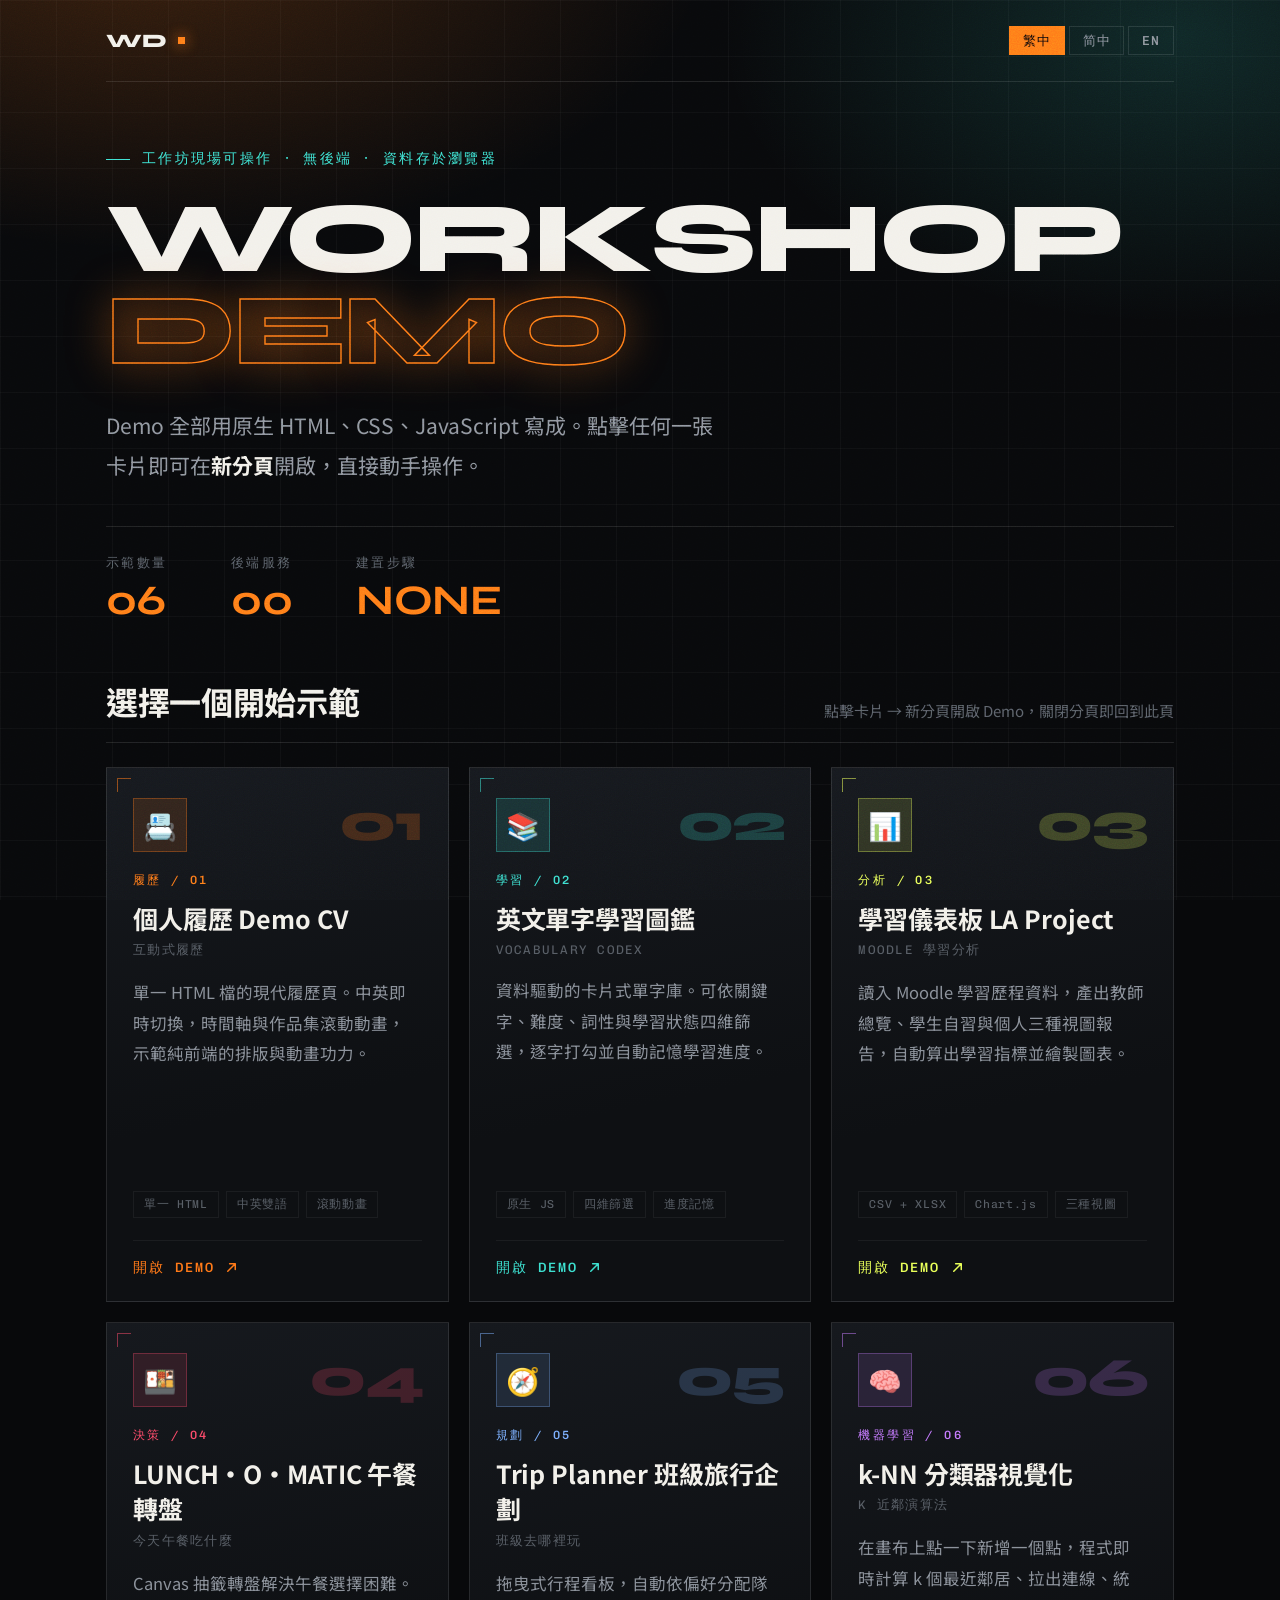
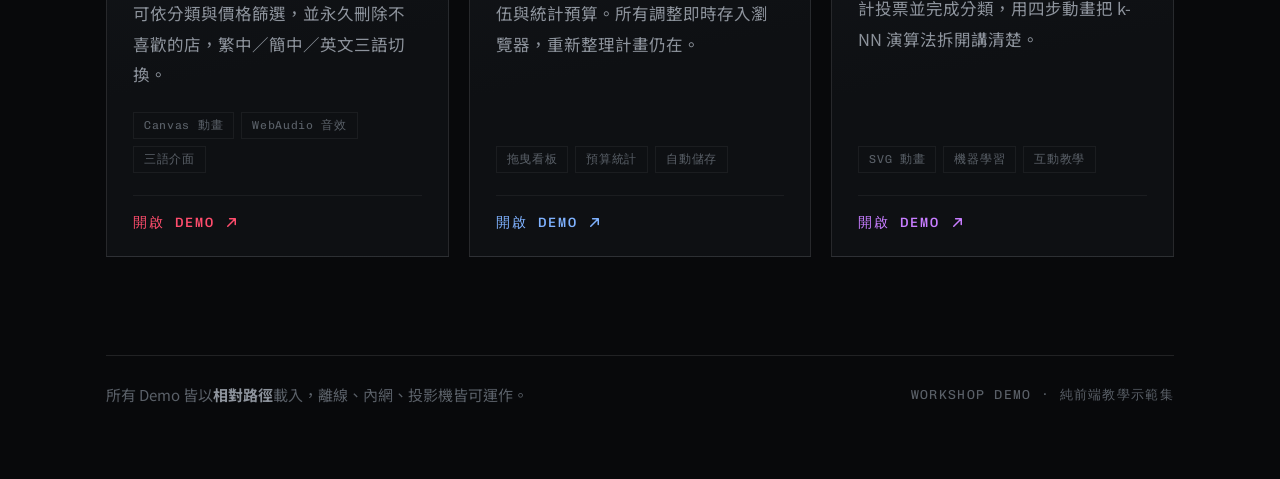
<file: index.html>
<!DOCTYPE html>
<html lang="zh-Hant">
<head>
<meta charset="UTF-8">
<meta name="viewport" content="width=device-width, initial-scale=1.0">
<title>Workshop Demo｜工作坊示範集</title>
<meta name="description" content="純前端、可現場直接操作的教學 Demo：履歷頁、單字學習圖鑑、學習儀表板、午餐轉盤、班級旅行企劃、k-NN 分類器視覺化。">
<link rel="preconnect" href="https://fonts.googleapis.com">
<link rel="preconnect" href="https://fonts.gstatic.com" crossorigin>
<link href="https://fonts.googleapis.com/css2?family=Syne:wght@700;800&family=Chivo+Mono:wght@300;400;500&family=Noto+Sans+TC:wght@300;400;500;700&family=Noto+Sans+SC:wght@300;400;500;700&display=swap" rel="stylesheet">
<link rel="stylesheet" href="style.css?v=20261006e">
<link rel="icon" href="data:image/svg+xml,%3Csvg xmlns='http://www.w3.org/2000/svg' viewBox='0 0 32 32'%3E%3Crect width='32' height='32' fill='%2308090B'/%3E%3Cpath d='M8 10h16v3H11v3h10v3H11v6H8z' fill='%23FF7A18'/%3E%3C/svg%3E">
</head>
<body>
<div class="grain" aria-hidden="true"></div>

<div class="stage">

  <header class="masthead">
    <div class="masthead__mark">
      <span class="masthead__glyph">WD</span>
      <span class="masthead__dot"></span>
    </div>
    <nav class="masthead__nav" id="langSwitch" aria-label="Language / 語言">
      <button type="button" class="langbtn" data-lang="zh-Hant" aria-pressed="true">繁中</button>
      <button type="button" class="langbtn" data-lang="zh-Hans" aria-pressed="false">简中</button>
      <button type="button" class="langbtn" data-lang="en" aria-pressed="false">EN</button>
    </nav>
  </header>

  <section class="hero">
    <p class="hero__eyebrow"><span class="tick"></span><span data-i18n="eyebrow"></span></p>
    <h1 class="hero__title">Workshop<br><em>Demo</em></h1>
    <p class="hero__lede" data-i18n-html="lede"></p>
    <dl class="hero__stats">
      <div class="stat"><dt data-i18n="stat1L"></dt><dd id="statDemos">06</dd></div>
      <div class="stat"><dt data-i18n="stat2L"></dt><dd>00</dd></div>
      <div class="stat"><dt data-i18n="stat3L"></dt><dd>NONE</dd></div>
    </dl>
  </section>

  <main>
    <div class="section-head">
      <h2 class="section-head__title" data-i18n="sectionTitle"></h2>
      <p class="section-head__hint" data-i18n="sectionHint"></p>
    </div>
    <div class="grid" id="grid"></div>
  </main>

  <footer class="footer">
    <p data-i18n-html="footer1"></p>
    <p class="footer__sig" data-i18n="footerSig"></p>
  </footer>

</div>

<template id="card-tpl">
  <a class="card" href="#" target="_blank" rel="noopener">
    <span class="card__bracket" aria-hidden="true"></span>
    <span class="card__index" aria-hidden="true"></span>
    <span class="card__icon" aria-hidden="true"></span>
    <span class="card__kicker"></span>
    <h3 class="card__title"></h3>
    <p class="card__subtitle"></p>
    <p class="card__desc"></p>
    <ul class="card__tags"></ul>
    <span class="card__cta"><span data-i18n="cta"></span>
      <svg viewBox="0 0 16 16" aria-hidden="true"><path d="M4 12L12 4M6 4h6v6" fill="none" stroke="currentColor" stroke-width="1.6" stroke-linecap="round" stroke-linejoin="round"/></svg>
    </span>
  </a>
</template>

<script src="app.js?v=20261006e"></script>
</body>
</html>
</file>
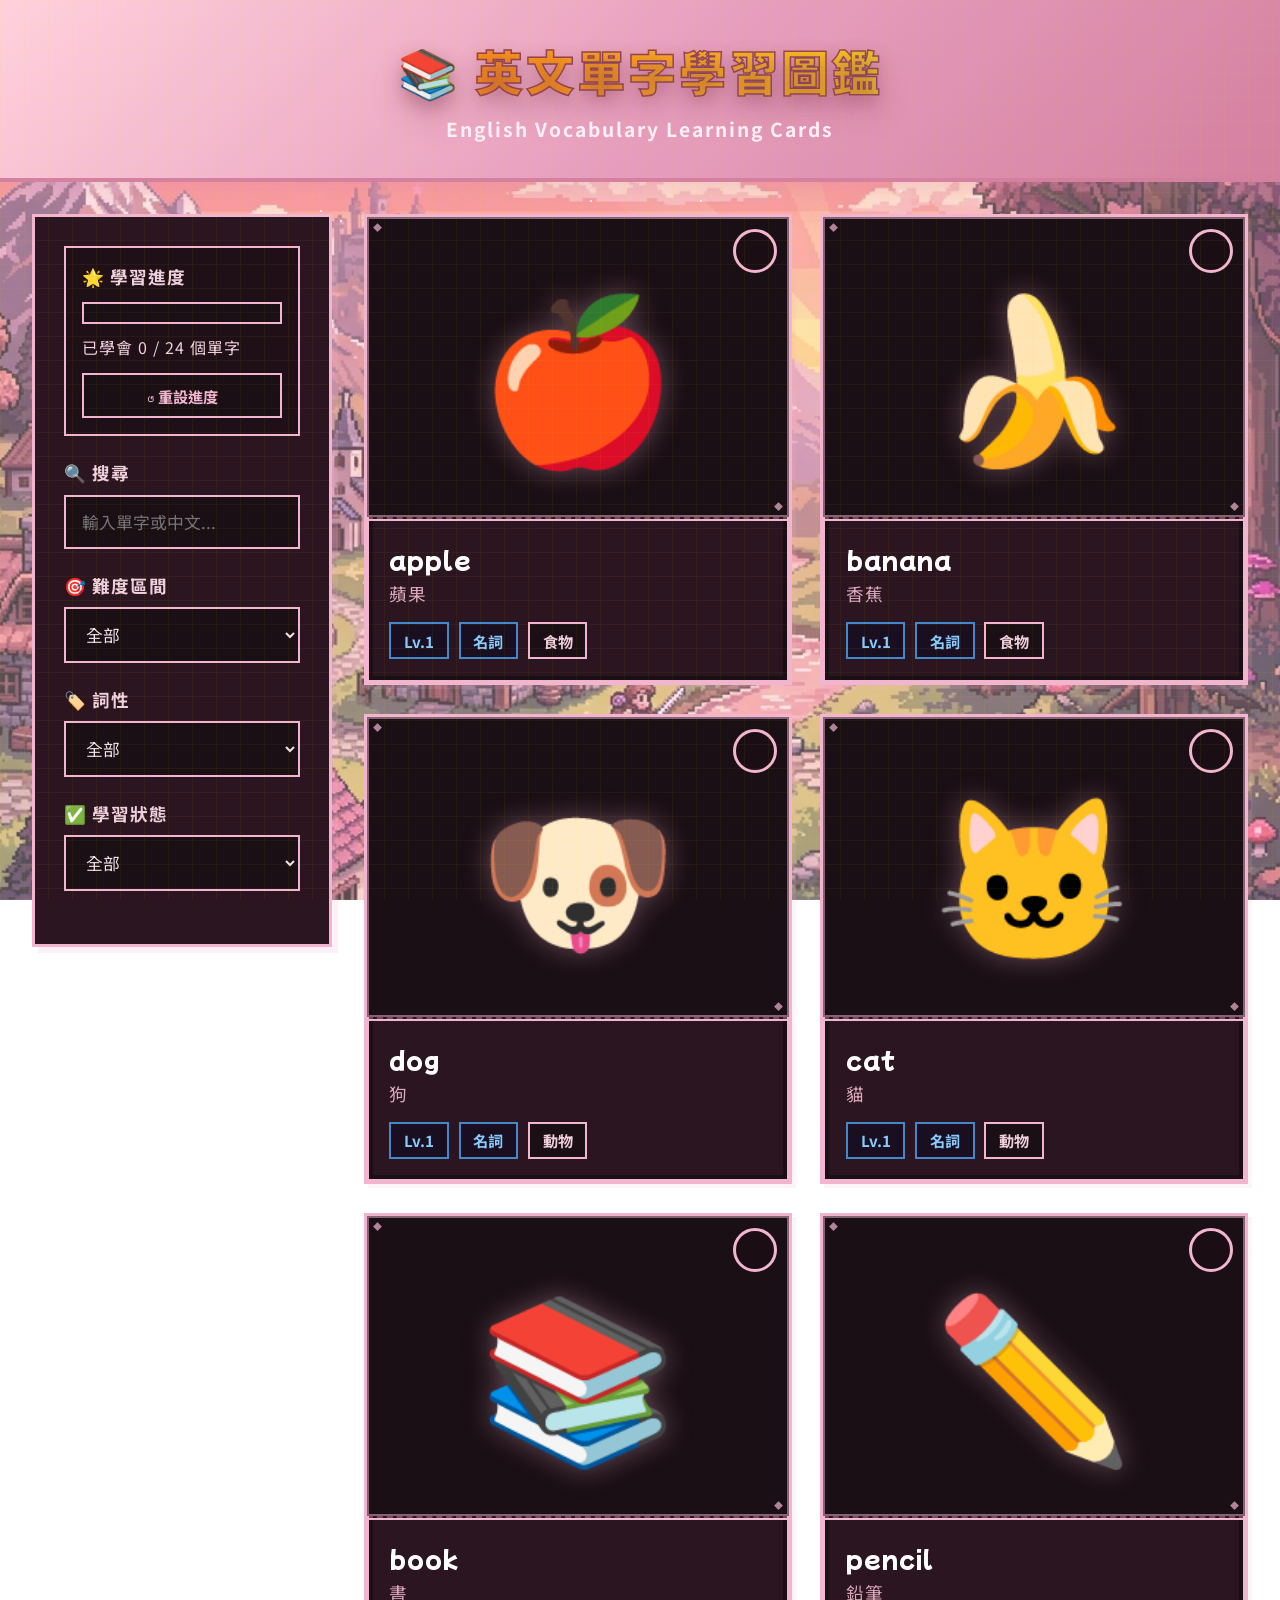
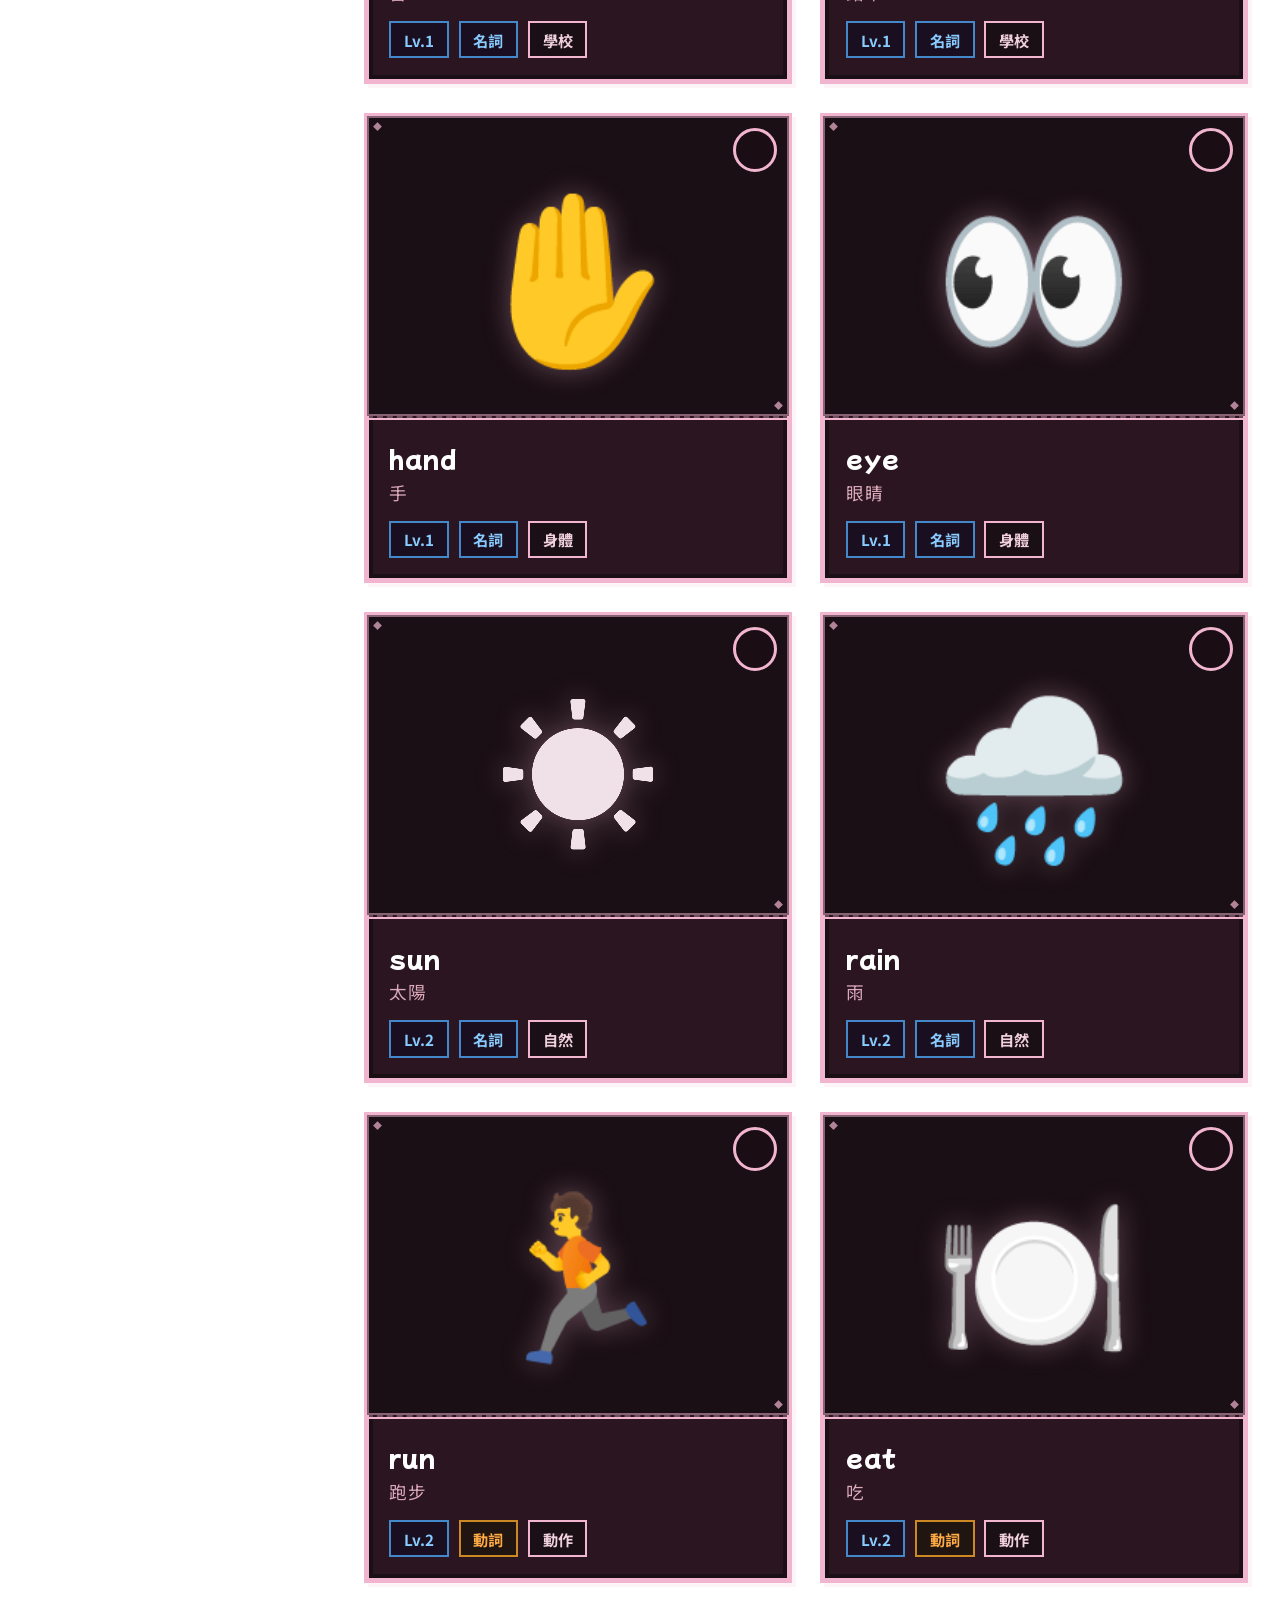
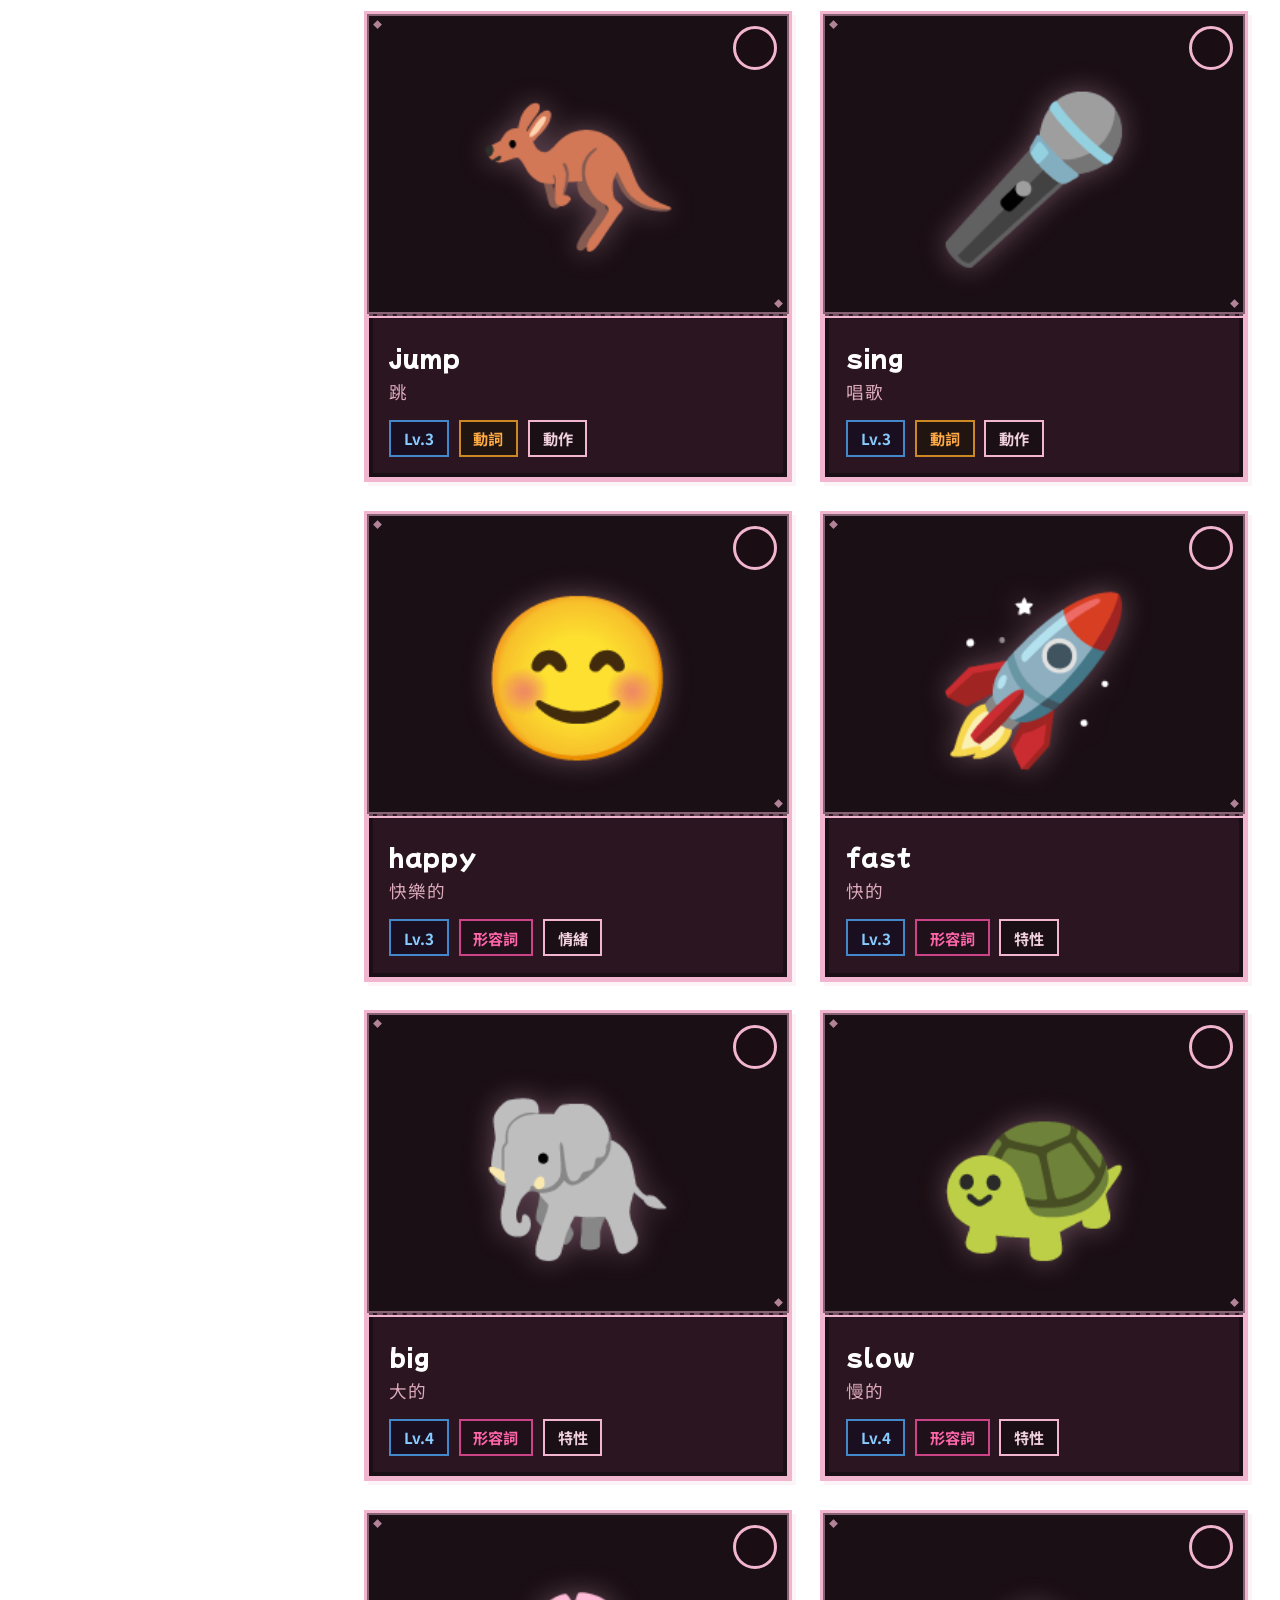
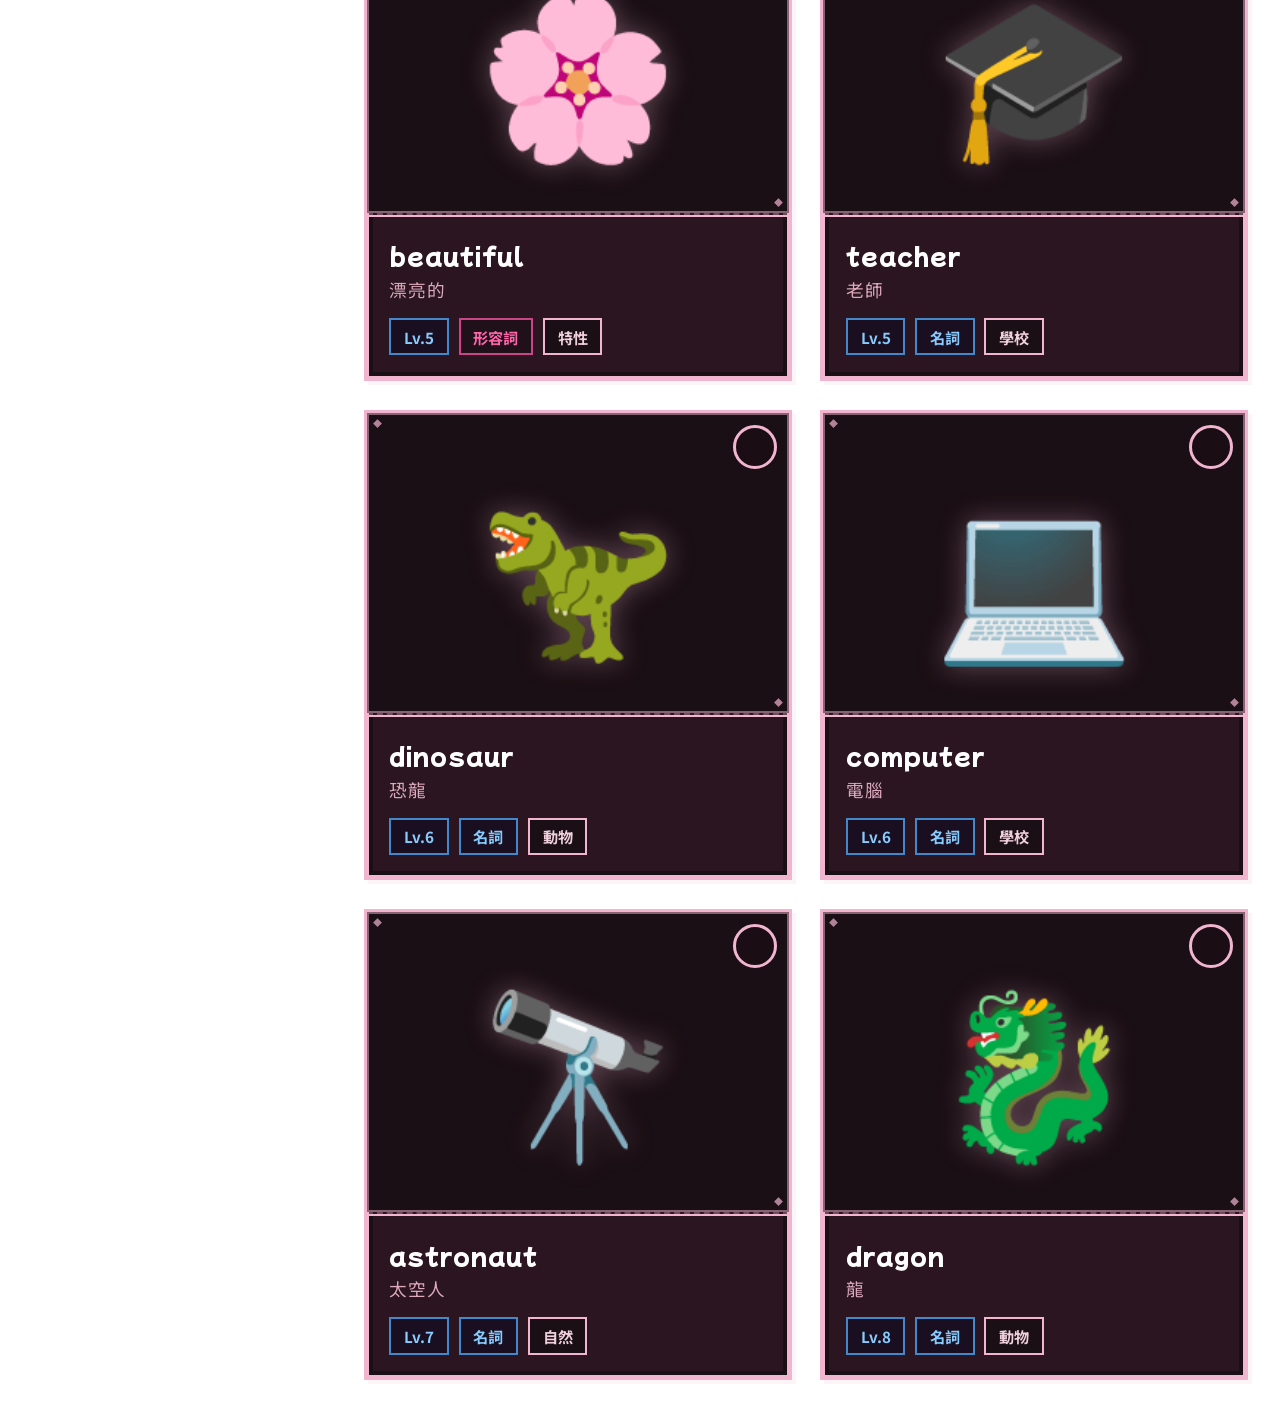
<file: english-vocab-demo/index.html>
<!DOCTYPE html>
<html lang="zh-TW">
<head>
  <meta charset="UTF-8">
  <meta name="viewport" content="width=device-width, initial-scale=1.0">
  <title>英文單字學習圖鑑</title>
  <link rel="preconnect" href="https://fonts.googleapis.com">
  <link rel="preconnect" href="https://fonts.gstatic.com" crossorigin>
  <link href="https://fonts.googleapis.com/css2?family=Mochiy+Pop+One&family=Noto+Sans+TC:wght@400;700&display=swap" rel="stylesheet">
  <link rel="stylesheet" href="style.css">
</head>
<body>
  <div class="balloons" aria-hidden="true">
    <div class="balloon" style="left:5%;background:#FF1744;animation-delay:0s;animation-duration:9s;"></div>
    <div class="balloon" style="left:16%;background:#FF9100;animation-delay:2s;animation-duration:11s;"></div>
    <div class="balloon" style="left:27%;background:#FFD600;animation-delay:0.8s;animation-duration:8s;"></div>
    <div class="balloon" style="left:40%;background:#00E676;animation-delay:3s;animation-duration:12s;"></div>
    <div class="balloon" style="left:52%;background:#2979FF;animation-delay:1.5s;animation-duration:10s;"></div>
    <div class="balloon" style="left:64%;background:#D500F7;animation-delay:2.5s;animation-duration:9.5s;"></div>
    <div class="balloon" style="left:76%;background:#FF4081;animation-delay:0.5s;animation-duration:11.5s;"></div>
    <div class="balloon" style="left:88%;background:#FF1744;animation-delay:3.5s;animation-duration:8.5s;"></div>
  </div>
  <div class="stars" aria-hidden="true">
    <div class="star" style="top:6%;left:8%;color:#FFD600;font-size:18px;animation-delay:0.2s;">✦</div>
    <div class="star" style="top:12%;left:22%;color:#FFFFFF;font-size:14px;animation-delay:1s;">✦</div>
    <div class="star" style="top:4%;left:38%;color:#FF80AB;font-size:22px;animation-delay:0.5s;">★</div>
    <div class="star" style="top:15%;left:55%;color:#FFD600;font-size:16px;animation-delay:1.8s;">✦</div>
    <div class="star" style="top:8%;left:70%;color:#4FC3F7;font-size:20px;animation-delay:0.8s;">★</div>
    <div class="star" style="top:18%;left:82%;color:#FFFFFF;font-size:12px;animation-delay:2.5s;">✦</div>
    <div class="star" style="top:3%;left:50%;color:#FFD600;font-size:10px;animation-delay:1.2s;">✦</div>
    <div class="star" style="top:20%;left:32%;color:#FF80AB;font-size:15px;animation-delay:3s;">★</div>
    <div class="star" style="top:2%;left:65%;color:#FFFFFF;font-size:8px;animation-delay:0.3s;">✦</div>
    <div class="star" style="top:10%;left:92%;color:#FFD600;font-size:13px;animation-delay:1.5s;">✦</div>
  </div>
  <div class="bg-stars" aria-hidden="true"></div>
  <header>
    <h1>📚 英文單字學習圖鑑</h1>
    <p class="subtitle">English Vocabulary Learning Cards</p>
  </header>

  <main>
    <aside class="sidebar">
      <div class="filter-section progress-section">
        <h3>🌟 學習進度</h3>
        <div class="progress-bar"><div class="progress-fill" id="progressFill"></div></div>
        <p class="progress-text" id="progressText">已學會 0 / 0 個單字</p>
        <button type="button" class="reset-btn" id="resetBtn">↺ 重設進度</button>
      </div>
      <div class="filter-section">
        <h3>🔍 搜尋</h3>
        <input type="text" id="searchInput" placeholder="輸入單字或中文...">
      </div>
      <div class="filter-section">
        <h3>🎯 難度區間</h3>
        <select id="levelFilter">
          <option value="all">全部</option>
          <option value="1-3">初級 Lv. 1 ~ 3</option>
          <option value="4-6">中級 Lv. 4 ~ 6</option>
          <option value="7-9">高級 Lv. 7 ~ 9</option>
        </select>
      </div>
      <div class="filter-section">
        <h3>🏷️ 詞性</h3>
        <select id="typeFilter">
          <option value="all">全部</option>
          <option value="名詞">名詞</option>
          <option value="動詞">動詞</option>
          <option value="形容詞">形容詞</option>
        </select>
      </div>
      <div class="filter-section">
        <h3>✅ 學習狀態</h3>
        <select id="statusFilter">
          <option value="all">全部</option>
          <option value="undone">未學會</option>
          <option value="done">已學會</option>
        </select>
      </div>
    </aside>

    <section class="content">
      <div class="word-grid" id="wordGrid">
        <!-- 由 JavaScript 動態產生 -->
      </div>
    </section>
  </main>

  <!-- 單字詳細彈窗 -->
  <div class="modal" id="detailModal">
    <div class="modal-content">
      <button class="close-btn" onclick="closeDetail()">&times;</button>
      <div id="detailBody"></div>
    </div>
  </div>

  <script src="app.js"></script>
</body>
</html>
</file>
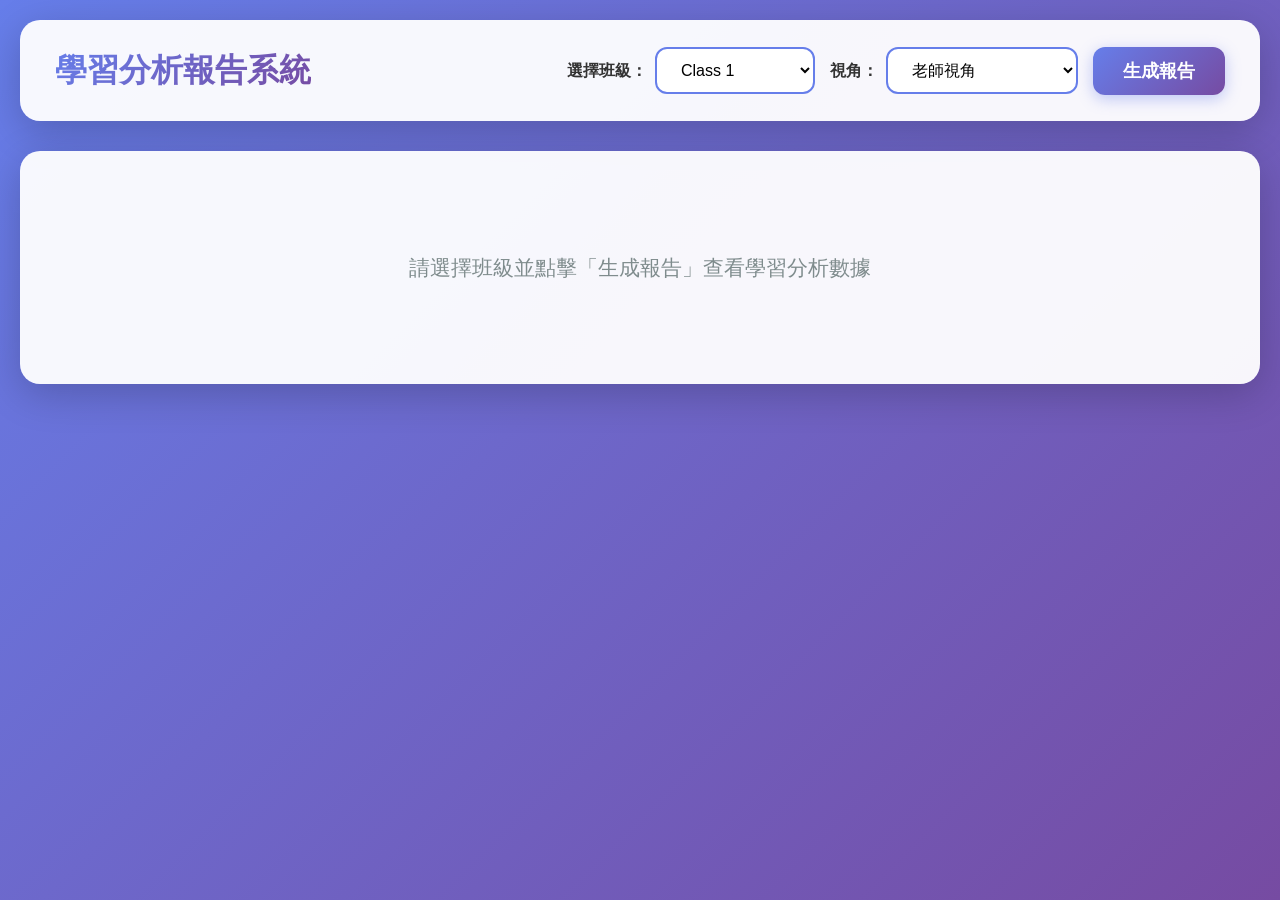
<file: LA Project/index.html>
<!DOCTYPE html>
<html lang="zh-TW">
<head>
    <meta charset="UTF-8">
    <meta name="viewport" content="width=device-width, initial-scale=1.0">
    <title>學習分析報告系統</title>
    <link rel="stylesheet" href="style.css">
    <script src="vendor/xlsx.full.min.js"></script>
    <script src="vendor/chart.umd.min.js"></script>
</head>
<body>
    <div class="container">
        <header>
            <h1>學習分析報告系統</h1>
            <div class="controls">
                <label>選擇班級：
                    <select id="classSelect">
                        <option value="">載入中...</option>
                    </select>
                </label>
                <label>視角：
                    <select id="viewMode">
                        <option value="teacher">老師視角</option>
                        <option value="student">班級視角（平均）</option>
                        <option value="individual">個人分析</option>
                    </select>
                </label>
                <select id="studentSelect" style="display:none;">
                    <option value="">全部學生</option>
                </select>
                <button id="generateBtn">生成報告</button>
            </div>
        </header>

        <main id="reportArea">
            <div class="welcome-message">
                <p>請選擇班級並點擊「生成報告」查看學習分析數據</p>
            </div>
        </main>
    </div>

    <script src="app.js"></script>
</body>
</html>
</file>
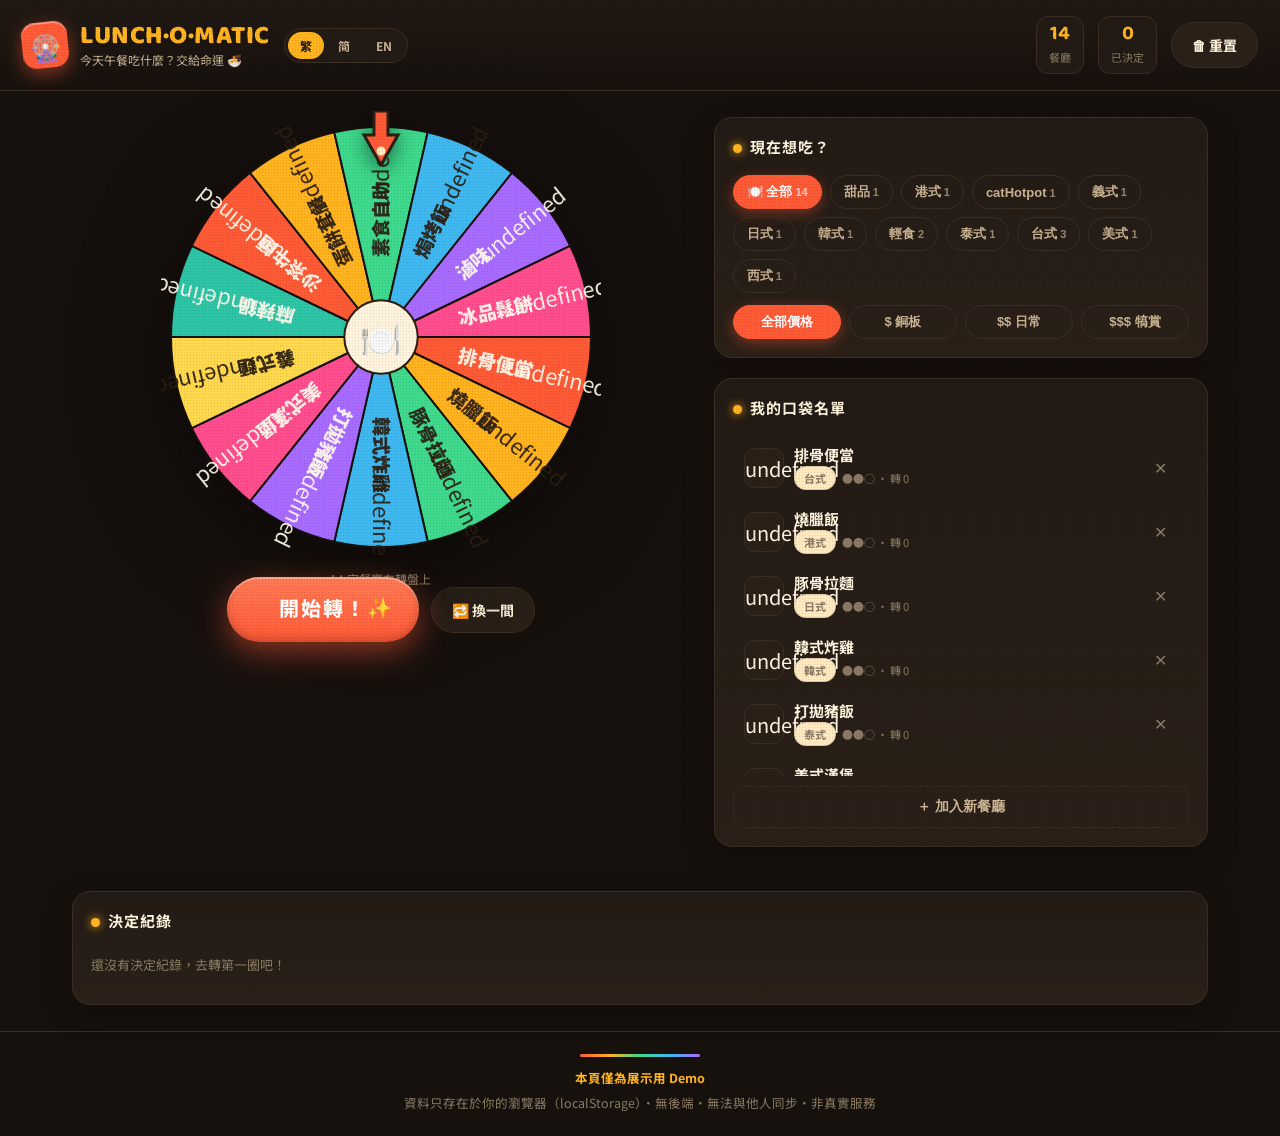
<file: LunchWheelDemo/index.html>
<!DOCTYPE html>
<html lang="zh-Hant">
<head>
<meta charset="UTF-8">
<meta name="viewport" content="width=device-width, initial-scale=1.0">
<meta name="theme-color" content="#17110e">
<title>LUNCH·O·MATIC 午餐吃什麼</title>
<link rel="preconnect" href="https://fonts.googleapis.com">
<link rel="preconnect" href="https://fonts.gstatic.com" crossorigin>
<link href="https://fonts.googleapis.com/css2?family=Baloo+2:wght@500;700;800&family=Noto+Sans+TC:wght@400;700;900&family=Noto+Sans+SC:wght@400;700;900&display=swap" rel="stylesheet">
<style>
/* ============================================================
   設計系統：Lunch-O-Matic —— 夜市霓虹 × 抽籤機
   暗色暖底 + 高飽和糖果色，營造「猶豫就交給命運」的餐廳板
   ============================================================ */
:root{
  --bg:#17110e; --panel:#221a14; --panel2:#2a2018; --line:#3c2e23;
  --cream:#fff3dd; --cream2:#ffe9c0; --ink:#2b1e13;
  --coral:#ff5a36; --coral2:#ff7a55; --amber:#ffb31f; --lemon:#ffd84d;
  --pink:#ff4d8d; --mint:#3ed98c; --sky:#3fb8f0; --lav:#a86bff; --teal:#2ec4a6;
  --muted:#c9b393; --faint:#8a7a63;
  --f-display:'Baloo 2','Noto Sans TC','Noto Sans SC',sans-serif;
  --f-body:'Noto Sans TC','Noto Sans SC',system-ui,sans-serif;
  --shadow:0 18px 50px rgba(0,0,0,.55);
}
*{box-sizing:border-box; margin:0; padding:0;}
html,body{height:100%;}
body{
  font-family:var(--f-body); color:var(--cream); background:var(--bg);
  min-height:100vh; overflow-x:hidden;
  background-image:
    radial-gradient(circle at 12% 8%, rgba(255,90,54,.16), transparent 34%),
    radial-gradient(circle at 88% 20%, rgba(168,107,255,.14), transparent 36%),
    radial-gradient(circle at 50% 120%, rgba(255,179,31,.12), transparent 42%),
    radial-gradient(rgba(255,243,221,.05) 1px, transparent 1.4px) 0 0/26px 26px;
}
body::after{
  content:""; position:fixed; inset:0; pointer-events:none; opacity:.5; z-index:50;
  background:radial-gradient(rgba(0,0,0,.22) 1px, transparent 1px);
  background-size:3px 3px;
}

/* ---------- 頂欄 ---------- */
.topbar{
  display:flex; align-items:center; gap:14px; flex-wrap:wrap;
  padding:16px 22px; border-bottom:1px solid var(--line);
  background:linear-gradient(180deg, rgba(34,26,20,.9), rgba(23,17,14,.4));
  position:sticky; top:0; z-index:40; backdrop-filter:blur(8px);
}
.logo{display:flex; align-items:center; gap:12px;}
.logo .badge{
  width:46px;height:46px;border-radius:14px;background:var(--coral);
  display:grid;place-items:center;font-size:26px;transform:rotate(-6deg);
  box-shadow:0 6px 18px rgba(255,90,54,.45), inset 0 2px 0 rgba(255,255,255,.35);
  animation:logoPop .6s cubic-bezier(.2,1.4,.4,1) both;
}
@keyframes logoPop{from{transform:rotate(-24deg) scale(.4);opacity:0;}to{transform:rotate(-6deg) scale(1);opacity:1;}}
.logo h1{font-family:var(--f-display); font-size:26px; line-height:1; letter-spacing:.5px; font-weight:800;}
.logo h1 .en{color:var(--amber);}
.logo small{display:block;font-size:12px;color:var(--muted);margin-top:2px;font-weight:400;}
.stat{display:flex;gap:14px;margin-left:auto;align-items:center;}
.stat div{text-align:center;background:var(--panel);border:1px solid var(--line);border-radius:12px;padding:6px 12px;}
.stat b{display:block;font-family:var(--f-display);font-size:20px;color:var(--amber);line-height:1;}
.stat span{font-size:11px;color:var(--faint);}

/* 語言切換 */
.langsel{display:flex;gap:2px;background:var(--panel);border:1px solid var(--line);border-radius:999px;padding:3px;}
.langsel button{
  border:none;background:transparent;color:var(--muted);font-family:var(--f-body);
  font-size:12px;font-weight:700;padding:5px 12px;border-radius:999px;cursor:pointer;transition:all .15s;
}
.langsel button.on{background:var(--amber);color:var(--ink);}

/* ---------- 主區 ---------- */
main{display:grid;grid-template-columns:minmax(0,1.25fr) minmax(300px,1fr);gap:24px;padding:26px 22px;max-width:1180px;margin:0 auto;}

/* ---------- 左：轉盤舞台 ---------- */
.stage{display:flex;flex-direction:column;align-items:center;gap:20px;}
.wheel-wrap{position:relative;width:min(80vw,440px);aspect-ratio:1;filter:drop-shadow(0 22px 44px rgba(0,0,0,.5));}
.wheel-wrap canvas{width:100%;height:100%;display:block;animation:wheelIn .5s cubic-bezier(.2,1.3,.4,1) both;}
@keyframes wheelIn{from{transform:scale(.7) rotate(-14deg);opacity:0;}to{transform:scale(1) rotate(0);opacity:1;}}
.pointer{
  position:absolute;top:-6px;left:50%;transform:translateX(-50%);z-index:6;
  filter:drop-shadow(0 6px 10px rgba(0,0,0,.5));animation:pointerBob 2.4s ease-in-out infinite;
}
@keyframes pointerBob{0%,100%{transform:translateX(-50%) translateY(0);}50%{transform:translateX(-50%) translateY(-4px);}}
.wheel-wrap .hint{position:absolute;left:50%;bottom:-30px;transform:translateX(-50%);font-size:12px;color:var(--faint);white-space:nowrap;}

/* 大轉鈕 */
.spinbtn{
  font-family:var(--f-display); font-weight:800; font-size:20px; letter-spacing:2px;
  color:#fff; background:linear-gradient(180deg,var(--coral2),var(--coral));
  border:none; border-radius:999px; padding:16px 52px; cursor:pointer;
  box-shadow:0 10px 30px rgba(255,90,54,.5), inset 0 2px 0 rgba(255,255,255,.35), inset 0 -4px 8px rgba(0,0,0,.18);
  transition:transform .15s, box-shadow .15s; position:relative; overflow:hidden;
}
.spinbtn:hover{transform:translateY(-2px) scale(1.03);}
.spinbtn:active{transform:translateY(1px) scale(.98);}
.spinbtn:disabled{filter:grayscale(.6);cursor:not-allowed;transform:none;}
.spinbtn:not(:disabled)::after{
  content:"✨";position:absolute;animation:spark 1.4s ease-in-out infinite;
}
@keyframes spark{0%,100%{opacity:0;transform:translate(180px,0);}40%,70%{opacity:1;} }
.spinrow{display:flex;gap:12px;flex-wrap:wrap;justify-content:center;align-items:center;}
.ghostbtn{
  font-family:var(--f-body);font-weight:700;font-size:14px;color:var(--cream);
  background:var(--panel2);border:1.5px solid var(--line);border-radius:999px;padding:12px 20px;cursor:pointer;
  transition:border .15s, background .15s;
}
.ghostbtn:hover{border-color:var(--amber);background:#332619;}

/* 結果卡 */
.result{
  width:min(80vw,440px); background:var(--cream); color:var(--ink);border-radius:20px;
  padding:18px 22px; box-shadow:var(--shadow); border:3px solid var(--amber);
  display:flex;gap:16px;align-items:center; animation:resPop .45s cubic-bezier(.2,1.4,.4,1) both;
}
@keyframes resPop{from{transform:scale(.6) translateY(14px);opacity:0;}to{transform:scale(1) translateY(0);opacity:1;}}
.result .r-emoji{font-size:52px;line-height:1;filter:drop-shadow(0 4px 8px rgba(0,0,0,.25));}
.result .r-main{flex:1;min-width:0;}
.result .r-name{font-family:var(--f-display);font-size:20px;font-weight:800;line-height:1.2;overflow-wrap:anywhere;}
.result .r-tags{display:flex;gap:6px;margin-top:6px;flex-wrap:wrap;}
.tag{font-size:11px;font-weight:700;padding:3px 9px;border-radius:999px;background:var(--cream2);border:1px solid rgba(43,30,19,.15);}
.tag.cat{background:var(--coral);color:#fff;border:none;}
.result .r-acts{display:flex;flex-direction:column;gap:8px;}
.result .r-acts .ghostbtn{padding:9px 14px;font-size:13px;color:var(--ink);background:transparent;}
.result .r-acts .ghostbtn.hate{border-color:#f2b7ad;color:#c34;}
.result .r-acts .ghostbtn.hate:hover{border-color:#ff5a36;background:#ffe4dd;}

/* ---------- 右：面板 ---------- */
.panel{background:linear-gradient(180deg,var(--panel),var(--panel2));border:1px solid var(--line);border-radius:18px;padding:18px;margin-bottom:20px;box-shadow:0 10px 30px rgba(0,0,0,.3);}
.panel h2{font-family:var(--f-display);font-size:15px;font-weight:700;color:var(--cream);display:flex;align-items:center;gap:8px;margin-bottom:14px;text-transform:uppercase;letter-spacing:1px;}
.panel h2 .dot{width:9px;height:9px;border-radius:50%;background:var(--amber);box-shadow:0 0 10px var(--amber);}
.cats{display:flex;gap:8px;flex-wrap:wrap;}
.chip{
  font-size:13px;font-weight:700;color:var(--muted);background:transparent;
  border:1.5px solid var(--line);border-radius:999px;padding:7px 13px;cursor:pointer;transition:all .15s;
}
.chip:hover{color:var(--cream);border-color:var(--faint);}
.chip.on{background:var(--coral);color:#fff;border-color:var(--coral);box-shadow:0 4px 14px rgba(255,90,54,.4);}
.chip em{font-style:normal;font-size:11px;opacity:.7;margin-left:3px;}
.prices{display:flex;gap:8px;margin-top:12px;align-items:center;}
.prices .chip{flex:1;text-align:center;}

/* 餐廳庫 */
.pantry{max-height:340px;overflow:auto;padding-right:4px;}
.item{display:flex;align-items:center;gap:10px;padding:9px 10px;border-radius:12px;border:1px solid transparent;transition:background .15s;}
.item:hover{background:rgba(255,255,255,.04);}
.item .ico{width:40px;height:40px;flex:none;border-radius:11px;background:var(--panel2);border:1px solid var(--line);display:grid;place-items:center;font-size:20px;}
.item .nm{flex:1;min-width:0;}
.item .nm b{display:block;font-size:15px;line-height:1.2;}
.item .nm .meta{font-size:11px;color:var(--faint);margin-top:2px;display:flex;gap:6px;align-items:center;flex-wrap:wrap;}
.item .x{flex:none;width:28px;height:28px;border-radius:50%;border:none;background:transparent;color:var(--faint);font-size:16px;cursor:pointer;}
.item .x:hover{background:rgba(255,90,54,.18);color:var(--coral);}
.item.excl{opacity:.5;}
.item.excl .nm b{text-decoration:line-through;}
.addrow{
  margin-top:10px;border:1.5px dashed var(--line);border-radius:12px;color:var(--muted);
  width:100%;padding:11px;background:transparent;font-size:14px;font-weight:700;cursor:pointer;
}
.addrow:hover{color:var(--amber);border-color:var(--amber);}

/* 已排除 */
.exclrow{display:flex;gap:8px;flex-wrap:wrap;margin-top:12px;}
.exclrow .tag{display:inline-flex;align-items:center;gap:6px;background:rgba(255,90,54,.16);border-color:rgba(255,90,54,.4);color:var(--cream);}
.exclrow .tag button{border:none;background:none;color:var(--cream);cursor:pointer;font-size:13px;line-height:1;}

/* ---------- 歷史 ---------- */
.histstrip{display:flex;gap:10px;overflow-x:auto;padding-bottom:6px;scrollbar-width:thin;}
.histchip{
  flex:none;display:flex;align-items:center;gap:8px;padding:8px 12px;border-radius:12px;
  background:var(--panel2);border:1px solid var(--line);color:var(--cream);cursor:pointer;
  font-size:13px;transition:transform .12s,border .12s;font-family:var(--f-display);
}
.histchip:hover{transform:translateY(-2px);border-color:var(--amber);}
.histchip .t{color:var(--faint);font-size:11px;font-family:var(--f-body);}
.empty{color:var(--faint);font-size:13px;padding:6px 0;}

/* ---------- Modal ---------- */
.modal-bg{position:fixed;inset:0;background:rgba(0,0,0,.6);backdrop-filter:blur(6px);display:none;place-items:center;z-index:60;padding:20px;}
.modal-bg.open{display:grid;}
.modal{width:min(480px,100%);background:var(--cream);color:var(--ink);border-radius:20px;padding:24px;animation:resPop .35s cubic-bezier(.2,1.3,.4,1) both;}
.modal h3{font-family:var(--f-display);font-size:20px;font-weight:800;margin-bottom:4px;}
.modal p{font-size:13px;color:rgba(43,30,19,.6);margin-bottom:16px;}
.field{margin-bottom:14px;}
.field label{display:block;font-size:12px;font-weight:700;margin-bottom:6px;color:rgba(43,30,19,.7);}
.field input,.field select{
  width:100%;font-family:var(--f-body);font-size:15px;padding:11px 12px;border-radius:10px;
  border:1.5px solid rgba(43,30,19,.25);background:#fff;color:var(--ink);
}
.field:focus-within input,.field:focus-within select{border-color:var(--coral);outline:none;}
.emojis{display:flex;gap:6px;flex-wrap:wrap;}
.emojis button{font-size:20px;width:42px;height:42px;border-radius:10px;border:1.5px solid rgba(43,30,19,.18);background:#fff;cursor:pointer;}
.emojis button.on{border-color:var(--coral);background:#ffe3db;box-shadow:0 0 0 2px rgba(255,90,54,.3);}
.modal .row{display:flex;gap:10px;margin-top:18px;}
.modal .row button{flex:1;padding:12px;border-radius:12px;font-weight:800;font-family:var(--f-display);cursor:pointer;border:none;font-size:15px;}
.modal .row .save{background:linear-gradient(180deg,var(--coral2),var(--coral));color:#fff;box-shadow:0 6px 16px rgba(255,90,54,.4);}
.modal .row .cancel{background:#eee;color:var(--ink);}

/* ---------- Toast / footer ---------- */
.toast{
  position:fixed;left:50%;bottom:26px;transform:translateX(-50%) translateY(20px);
  background:var(--cream);color:var(--ink);font-weight:700;font-size:14px;padding:12px 20px;border-radius:999px;
  opacity:0;pointer-events:none;transition:all .3s;box-shadow:var(--shadow);z-index:70;
}
.toast.show{opacity:1;transform:translateX(-50%) translateY(0);}
footer{
  text-align:center;padding:22px;border-top:1px solid var(--line);color:var(--faint);font-size:12.5px;line-height:1.8;
}
footer b{color:var(--amber);}

/* 響應式 */
@media(max-width:860px){
  main{grid-template-columns:1fr;padding:18px 14px;}
  .stat{display:none;}
}
</style>
</head>
<body>

<header class="topbar">
  <div class="logo">
    <div class="badge">🎡</div>
    <div>
      <h1><span class="en">LUNCH·O·MATIC</span></h1>
      <small id="logoSub">今天午餐吃什麼？交給命運 🍜</small>
    </div>
  </div>
  <div class="langsel" id="langSel">
    <button data-lang="zh-TW" class="on">繁</button>
    <button data-lang="zh-CN">简</button>
    <button data-lang="en">EN</button>
  </div>
  <div class="stat">
    <div><b id="stCount">0</b><span id="lblRest">餐廳</span></div>
    <div><b id="stDecide">0</b><span id="lblDecide">已決定</span></div>
    <button class="ghostbtn" id="btnReset" title="">🗑 重置</button>
  </div>
</header>

<main>
  <!-- 左：轉盤 -->
  <section class="stage">
    <div class="wheel-wrap">
      <div class="pointer">
        <svg width="46" height="54" viewBox="0 0 46 54">
          <path d="M23 54 L40 24 H30 V0 H16 V24 H6 Z" fill="#ff5a36" stroke="#2b1e13" stroke-width="3"/>
          <circle cx="23" cy="40" r="4.5" fill="#ffe9c0"/>
        </svg>
      </div>
      <canvas id="wheel" width="440" height="440"></canvas>
      <div class="hint" id="wheelHint"></div>
    </div>

    <div class="spinrow">
      <button class="spinbtn" id="btnSpin"></button>
      <button class="ghostbtn" id="btnReroll"></button>
    </div>

    <div class="result" id="result" style="display:none">
      <div class="r-emoji" id="resEmoji">🍱</div>
      <div class="r-main">
        <div class="r-name" id="resName"></div>
        <div class="r-tags" id="resTags"></div>
      </div>
      <div class="r-acts">
        <button class="ghostbtn" id="resRetry"></button>
        <button class="ghostbtn" id="resNext"></button>
        <button class="ghostbtn hate" id="resHate"></button>
      </div>
    </div>
  </section>

  <!-- 右：篩選＋餐廳庫 -->
  <aside>
    <div class="panel">
      <h2><span class="dot"></span><span id="hExplore">現在想吃？</span></h2>
      <div class="cats" id="catChips"></div>
      <div class="prices">
        <button class="chip on" data-p="0"></button>
        <button class="chip" data-p="1"></button>
        <button class="chip" data-p="2"></button>
        <button class="chip" data-p="3"></button>
      </div>
      <div class="exclrow" id="exclRow" style="display:none"></div>
    </div>

    <div class="panel">
      <h2><span class="dot"></span><span id="hList">我的口袋名單</span></h2>
      <div class="pantry" id="pantry"></div>
      <button class="addrow" id="btnAddNew"></button>
    </div>
  </aside>

  <!-- 歷史 -->
  <section class="panel" style="grid-column:1/-1;margin-bottom:0;">
    <h2><span class="dot"></span><span id="hHist">決定紀錄</span></h2>
    <div class="histstrip" id="history"></div>
  </section>
</main>

<footer id="footer" style="display:flex;flex-direction:column;align-items:center;gap:2px;">
  <div style="height:3px;background:linear-gradient(90deg,var(--coral),var(--amber),var(--mint),var(--sky),var(--lav));width:120px;border-radius:99px;margin-bottom:8px;"></div>
  <b id="ftB">本頁僅為展示用 Demo</b>
  <span id="ftTxt">資料只存在於你的瀏覽器（localStorage）・無後端・無法與他人同步・非真實服務</span>
</footer>

<!-- 新增餐廳 Modal -->
<div class="modal-bg" id="modalBg">
  <div class="modal">
    <h3 id="mTitle">加入口袋名單 🍽️</h3>
    <p id="mP">輸入你常光顧的店，之後就能丟進轉盤。</p>
    <div class="field"><label id="lblIcon">代表圖示</label><div class="emojis" id="emojiPick"></div></div>
    <div class="field"><label id="lblName">餐廳名稱</label><input id="inName" maxlength="12"></div>
    <div class="field"><label id="lblCat">分類</label>
      <select id="inCat"></select>
    </div>
    <div class="field"><label id="lblPrice">價格</label>
      <select id="inPrice"></select>
    </div>
    <div class="row">
      <button class="save" id="modalSave"></button>
      <button class="cancel" id="modalCancel"></button>
    </div>
  </div>
</div>

<div class="toast" id="toast"></div>

<script>
/* ============================================================
   Lunch-O-Matic — 單機 Demo：無後端，資料存 localStorage
   支援 繁中 / 簡中 / English 三語
   ============================================================ */
'use strict';

/* ---------- 種子資料（k = 多語名稱鍵，cat 用分類鍵） ---------- */
const SEEDS = [
  {k:'pork',   emoji:'🍱', cat:'tw',    price:2},
  {k:'roast',  emoji:'🍖', cat:'hk',    price:2},
  {k:'ramen',  emoji:'🍜', cat:'jp',    price:2},
  {k:'kfried', emoji:'🍗', cat:'kr',    price:2},
  {k:'padkrap',emoji:'🥘', cat:'th',    price:2},
  {k:'burger', emoji:'🍔', cat:'us',    price:3},
  {k:'pasta',  emoji:'🍝', cat:'it',    price:3},
  {k:'hotpot', emoji:'🌶️', cat:'hotpot',price:3},
  {k:'shacha', emoji:'🥩', cat:'tw',    price:3},
  {k:'brunch', emoji:'🥞', cat:'light', price:1},
  {k:'vegie',  emoji:'🥬', cat:'light', price:1},
  {k:'gratin', emoji:'🧀', cat:'west',  price:2},
  {k:'luwei',  emoji:'🥢', cat:'tw',    price:1},
  {k:'waffle', emoji:'🍧', cat:'dessert',price:2},
];
const CATS = ['tw','hk','jp','kr','th','us','it','hotpot','light','west','dessert'];
/* 舊版資料的中文分類 → 分類鍵 */
const OLD_CAT = {'台式':'tw','港式':'hk','日式':'jp','韓式':'kr','泰式':'th','美式':'us','義式':'it','火鍋':'hotpot','輕食':'light','甜品':'dessert','西式':'west'};

const KEY = 'lunchom_v1', LANGKEY = 'lunchom_lang';

/* ---------- i18n 字典 ---------- */
const I18N = {
'zh-TW':{
  sub:'今天午餐吃什麼？交給命運 🍜',
  lblRest:'餐廳', lblDecide:'已決定', reset:'🗑 重置', resetTitle:'清除瀏覽器內的餐廳與歷史資料',
  spin:'開始轉！', spinning:'轉動中…', reroll:'🔁 換一間',
  resRetry:'🎯 再轉一次', resNext:'🔁 換一間', resHate:'👎 不喜歡',
  hExplore:'現在想吃？', hList:'我的口袋名單', hHist:'決定紀錄',
  all:'全部', priceAll:'全部價格', price1:'$ 銅板', price2:'$$ 日常', price3:'$$$ 犒賞',
  addrow:'＋ 加入新餐廳',
  pantryEmpty:'名單空空如也，先加幾家吧～',
  histEmpty:'還沒有決定紀錄，去轉第一圈吧！',
  ftB:'本頁僅為展示用 Demo',
  ftTxt:'資料只存在於你的瀏覽器（localStorage）・無後端・無法與他人同步・非真實服務',
  mTitle:'加入口袋名單 🍽️', mP:'輸入你常光顧的店，之後就能丟進轉盤。',
  lblIcon:'代表圖示', lblName:'餐廳名稱', lblCat:'分類', lblPrice:'價格',
  phName:'例如：巷口滷肉飯', save:'✓ 加入', cancel:'取消',
  winTimes:'抽中 {n} 次', turn:'轉', hintN:'家餐廳在轉盤上', hintFilter:'（已套用篩選）',
  lst:['先加入幾家餐廳','再開始轉 😋'], wheelHintEmpty:'口袋名單還沒東西，先按「＋ 加入新餐廳」',
  tNeed2:'至少要 2 家才能轉', tRemoved:'已移除 🗑', tRestored:'已放回合名單 ✅',
  tGone:'這家已被移除或排除 😅', tSpinWait:'還在轉喔～', tFiltered:'這家已被篩掉囉',
  tHated:'已將「{n}」從本次消失 👌', tReset:'已重置為初始資料 🔄',
  tNeedName:'幫餐廳取個名字吧 📝', tAdded:'「{n}」已加入轉盤 🎉',
  tHistTip:'點一下：指定轉到這家', tSaveFail:'儲存失敗（瀏覽器可能禁用 localStorage）',
  delConfirm:'確定要把「{n}」從名單移除？', resetConfirm:'清除所有餐廳、排除與決定紀錄，恢復初始資料？',
  catTw:'台式', catHk:'港式', catJp:'日式', catKr:'韓式', catTh:'泰式',
  catUs:'美式', catIt:'義式', catHot:'火鍋', catLight:'輕食', catWest:'西式', catDessert:'甜品',
  pv1:'$ 銅板價', pv2:'$$ 日常食堂', pv3:'$$$ 偶爾犒賞',
  seed_pork:'排骨便當', seed_roast:'燒臘飯', seed_ramen:'豚骨拉麵', seed_kfried:'韓式炸雞',
  seed_padkrap:'打拋豬飯', seed_burger:'美式漢堡', seed_pasta:'義式麵', seed_hotpot:'麻辣鍋',
  seed_shacha:'沙茶牛麵', seed_brunch:'蛋餅套餐', seed_vegie:'素食自助', seed_gratin:'焗烤飯',
  seed_luwei:'滷味', seed_waffle:'冰品鬆餅',
},
'zh-CN':{
  sub:'今天午饭吃什么？交给命运 🍜',
  lblRest:'餐厅', lblDecide:'已决定', reset:'🗑 重置', resetTitle:'清除浏览器内的餐厅与历史资料',
  spin:'开始转！', spinning:'转动中…', reroll:'🔁 换一家',
  resRetry:'🎯 再转一次', resNext:'🔁 换一家', resHate:'👎 不喜欢',
  hExplore:'现在想吃？', hList:'我的口袋名单', hHist:'决定记录',
  all:'全部', priceAll:'全部价位', price1:'$ 平价', price2:'$$ 日常', price3:'$$$ 犒赏',
  addrow:'＋ 加入新餐厅',
  pantryEmpty:'名单空空如也，先加几家吧～',
  histEmpty:'还没有决定记录，去转第一圈吧！',
  ftB:'本页仅为展示用 Demo',
  ftTxt:'资料只存在于你的浏览器（localStorage）・无后端・无法与他人同步・非真实服务',
  mTitle:'加入口袋名单 🍽️', mP:'输入你常光顾的店，之后就能丢进转盘。',
  lblIcon:'代表图标', lblName:'餐厅名称', lblCat:'分类', lblPrice:'价位',
  phName:'例如：巷口卤肉饭', save:'✓ 加入', cancel:'取消',
  winTimes:'抽中 {n} 次', turn:'转', hintN:'家餐厅在转盘上', hintFilter:'（已套用筛选）',
  lst:['先加入几家餐厅','再开始转 😋'], wheelHintEmpty:'口袋名单还没东西，先按「＋ 加入新餐厅」',
  tNeed2:'至少要 2 家才能转', tRemoved:'已移除 🗑', tRestored:'已放回名单 ✅',
  tGone:'这家已被移除或排除 😅', tSpinWait:'还在转喔～', tFiltered:'这家已被筛掉囉',
  tHated:'已将「{n}」从本次消失 👌', tReset:'已重置为初始数据 🔄',
  tNeedName:'帮餐厅取个名字吧 📝', tAdded:'「{n}」已加入转盘 🎉',
  tHistTip:'点一下：指定转到这家', tSaveFail:'保存失败（浏览器可能禁用 localStorage）',
  delConfirm:'确定要把「{n}」从名单移除？', resetConfirm:'清除所有餐厅、排除与决定记录，恢复初始数据？',
  catTw:'台式', catHk:'港式', catJp:'日式', catKr:'韩式', catTh:'泰式',
  catUs:'美式', catIt:'意式', catHot:'火锅', catLight:'轻食', catWest:'西餐', catDessert:'甜品',
  pv1:'$ 平价', pv2:'$$ 日常食堂', pv3:'$$$ 偶尔犒赏',
  seed_pork:'排骨便当', seed_roast:'烧腊饭', seed_ramen:'豚骨拉面', seed_kfried:'韩式炸鸡',
  seed_padkrap:'打抛猪饭', seed_burger:'美式汉堡', seed_pasta:'意面', seed_hotpot:'麻辣锅',
  seed_shacha:'沙茶牛面', seed_brunch:'蛋饼套餐', seed_vegie:'素食自助', seed_gratin:'焗烤饭',
  seed_luwei:'卤味', seed_waffle:'冰品松饼',
},
en:{
  sub:'What\'s for lunch today? Leave it to fate 🍜',
  lblRest:'Places', lblDecide:'Picks', reset:'🗑 Reset', resetTitle:'Clear restaurants & history stored in this browser',
  spin:'SPIN!', spinning:'Spinning…', reroll:'🔁 Reroll',
  resRetry:'🎯 Spin again', resNext:'🔁 Reroll', resHate:'👎 Nope',
  hExplore:'What are you craving?', hList:'My Favorites', hHist:'Pick History',
  all:'All', priceAll:'Any price', price1:'$ Cheap', price2:'$$ Daily', price3:'$$$ Treat',
  addrow:'＋ Add a place',
  pantryEmpty:'Nothing here yet — add a few places!',
  histEmpty:'No picks yet. Spin the wheel!',
  ftB:'This page is a demo only',
  ftTxt:'Data lives in your browser only (localStorage) · no backend · not shared · not a real service',
  mTitle:'Add to Favorites 🍽️', mP:'Add places you love, then drop them on the wheel.',
  lblIcon:'Icon', lblName:'Restaurant', lblCat:'Category', lblPrice:'Price',
  phName:'e.g. Corner Braised Pork', save:'✓ Add', cancel:'Cancel',
  winTimes:'Won {n}×', turn:'spins', hintN:'on the wheel', hintFilter:'(filtered)',
  lst:['Add a few places','then spin 😋'], wheelHintEmpty:'Nothing in the list yet — tap "＋ Add a place"',
  tNeed2:'Need at least 2 places to spin', tRemoved:'Removed 🗑', tRestored:'Back on the list ✅',
  tGone:'That one is gone or excluded 😅', tSpinWait:'Still spinning…', tFiltered:'Filtered out 😅',
  tHated:'"{n}" is out for now 👌', tReset:'Reset to default data 🔄',
  tNeedName:'Give it a name 📝', tAdded:'"{n}" added to the wheel 🎉',
  tHistTip:'Click to spin to this one', tSaveFail:'Save failed (localStorage may be disabled)',
  delConfirm:'Remove "{n}" from the list?', resetConfirm:'Clear all places, exclusions & history, restore defaults?',
  catTw:'Taiwanese', catHk:'Cantonese', catJp:'Japanese', catKr:'Korean', catTh:'Thai',
  catUs:'American', catIt:'Italian', catHot:'Hotpot', catLight:'Light', catWest:'Western', catDessert:'Dessert',
  pv1:'$ Budget', pv2:'$$ Daily', pv3:'$$$ Treat',
  seed_pork:'Pork Chop Bento', seed_roast:'Roast Meat Rice', seed_ramen:'Tonkotsu Ramen', seed_kfried:'Korean Fried Chicken',
  seed_padkrap:'Thai Basil Pork', seed_burger:'Smash Burger', seed_pasta:'Pasta', seed_hotpot:'Spicy Hotpot',
  seed_shacha:'Satay Beef Noodle', seed_brunch:'Egg Pancake Set', seed_vegie:'Veggie Buffet', seed_gratin:'Baked Rice',
  seed_luwei:'Braised Deli', seed_waffle:'Ice-Cream Waffle',
}
};

/* ---------- 狀態 ---------- */
let LANG = 'zh-TW';
let state = {restaurants:[], history:[], decided:0, lastId:0};
let filter = {cat:'all', price:0};
let spinning = false;
let lastWinner = null;

/* ---------- i18n 工具 ---------- */
function t(path, vars){
  let o = I18N[LANG];
  const parts = path.split('.');
  for(const p of parts){ o = o && o[p]; }
  let v = (o===undefined||o===null) ? path : o;
  if(vars){ for(const k in vars){ v = String(v).replaceAll('{'+k+'}', vars[k]); } }
  return v;
}
const catName = k => t('cat' + (k==='hot'?'Hot':k==='light'?'Light':k==='west'?'West':k==='dessert'?'Dessert':k.charAt(0).toUpperCase()+k.slice(1)));
const catLongName = k => catName(k);

/* ---------- DOM ---------- */
const $ = id => document.getElementById(id);
const wheel = $('wheel'), ctx = wheel.getContext('2d');
let rot = 0, segA = 0, visible = [];
const WHEEL_COLORS = ['#ff5a36','#ffb31f','#3ed98c','#3fb8f0','#a86bff','#ff4d8d','#ffd84d','#2ec4a6'];

/* ---------- 資料工具 ---------- */
function rName(r){ return (r.k && I18N[LANG]['seed_'+r.k]) || r.name || ''; }
function normCat(c){ return OLD_CAT[c] || c || 'tw'; }
/* 舊資料遷移：中文名稱 → 對應種子餐廳語意鍵，使其可隨語言轉譯 */
function migrateLegacySeeds(r){
  if(r.k) return false;
  const nm = (r.name||'').trim();
  if(!nm) return false;
  for(const s of SEEDS){
    const names = [I18N['zh-TW']['seed_'+s.k], I18N['zh-CN']['seed_'+s.k], I18N['en']['seed_'+s.k]];
    if(names.some(n=>n===nm)){ r.k = s.k; r.name=''; return true; }
  }
  return false;
}
function newId(){ state.lastId += 1; return state.lastId; }

/* ---------- 載入／儲存 ---------- */
function load(){
  try{ const raw = localStorage.getItem(KEY); if(raw){ state = JSON.parse(raw); } }catch(e){}
  if(!Array.isArray(state.restaurants) || state.restaurants.length===0){
    state.restaurants = SEEDS.map((s,i)=>({id:i+1, k:s.k, name:'', cat:s.cat, price:s.price, spins:0, excl:false}));
    state.lastId = SEEDS.length;
    if(!state.decided) state.decided = 0;
    save();
  }
  /* 舊資料遷移：分類鍵統一、中文名對應種子鍵 */
  let dirty = false;
  state.restaurants.forEach(r=>{
    if(r.cat){ const nc = normCat(r.cat); if(nc!==r.cat){ r.cat=nc; dirty=true; } }
    if(migrateLegacySeeds(r)) dirty=true;
  });
  if(Array.isArray(state.history)) state.history.forEach(h=>{ if(migrateLegacySeeds(h)) dirty=true; });
  if(dirty) save();
  try{ const l = localStorage.getItem(LANGKEY); if(I18N[l]) LANG = l; }catch(e){}
}
function save(){ try{ localStorage.setItem(KEY, JSON.stringify(state)); }catch(e){ toast(t('tSaveFail')); } }

/* ---------- 篩選邏輯 ---------- */
function eligible(){ return state.restaurants.filter(r=>!r.excl); }
function visibleList(){
  return eligible().filter(r =>
    (filter.cat==='all' || r.cat===filter.cat) &&
    (filter.price===0 || r.price===filter.price));
}

/* ---------- 音效（WebAudio，輕量） ---------- */
let AC = null;
function ac(){ if(!AC){ try{ AC = new (window.AudioContext||window.webkitAudioContext)(); }catch(e){} } return AC; }
function blip(freq, dur, vol){
  const a = ac(); if(!a) return;
  const o = a.createOscillator(), g = a.createGain();
  o.type='square'; o.frequency.value=freq;
  g.gain.value=vol;
  o.connect(g); g.connect(a.destination);
  const t=a.currentTime;
  o.start(t); o.stop(t+dur);
  g.gain.setValueAtTime(vol,t); g.gain.exponentialRampToValueAtTime(0.0001,t+dur);
}
function tickSnd(){ blip(1500,0.03,0.03); }
function winSnd(){ blip(880,0.12,0.08); setTimeout(()=>blip(1320,0.18,0.08),90); }

/* ---------- 轉盤繪製 ---------- */
function hexLuma(hex){
  const v = hex.replace('#','');
  const r=parseInt(v.slice(0,2),16), g=parseInt(v.slice(2,4),16), b=parseInt(v.slice(4,6),16);
  return 0.299*r+0.587*g+0.114*b;
}
function draw(){
  const cssW = wheel.clientWidth, cssH = wheel.clientHeight;
  const dpr = window.devicePixelRatio||1;
  if(wheel.width!==Math.round(cssW*dpr)||wheel.height!==Math.round(cssH*dpr)){
    wheel.width=Math.round(cssW*dpr); wheel.height=Math.round(cssH*dpr);
  }
  ctx.setTransform(dpr,0,0,dpr,0,0);
  ctx.clearRect(0,0,cssW,cssH);
  const cx=cssW/2, cy=cssH/2, R=Math.min(cssW,cssH)/2-10;
  visible = visibleList();
  const n = visible.length;
  if(n===0){
    ctx.save();
    ctx.translate(cx,cy);
    ctx.beginPath(); ctx.arc(0,0,R,0,Math.PI*2);
    ctx.fillStyle='#241b15'; ctx.fill(); ctx.strokeStyle='#3c2e23'; ctx.lineWidth=3; ctx.stroke();
    const lines = t('lst');
    ctx.fillStyle='#8a7a63'; ctx.textAlign='center'; ctx.textBaseline='middle';
    ctx.font="900 15px 'Noto Sans TC','Noto Sans SC'";
    ctx.fillText(lines[0], 0, -10);
    ctx.fillText(lines[1], 0, 14);
    ctx.restore();
    $('wheelHint').textContent = t('wheelHintEmpty');
    return;
  }
  segA = Math.PI*2/n;
  ctx.save();
  ctx.translate(cx,cy); ctx.rotate(rot);
  for(let i=0;i<n;i++){
    const a0=i*segA, a1=a0+segA;
    ctx.beginPath(); ctx.moveTo(0,0); ctx.arc(0,0,R,a0,a1); ctx.closePath();
    ctx.fillStyle=WHEEL_COLORS[i%WHEEL_COLORS.length]; ctx.fill();
    ctx.strokeStyle='#17110e'; ctx.lineWidth=2; ctx.stroke();
    const dark = hexLuma(WHEEL_COLORS[i%WHEEL_COLORS.length])>150;
    const tc = dark ? '#2b1e13' : '#fff8ec';
    const mid = a0+segA/2;
    const maxW = Math.max(28, R*0.48);
    let fs = Math.max(10, Math.min(19, R*0.098));
    let label = rName(visible[i]);
    ctx.save();
    ctx.rotate(mid);
    ctx.textAlign='center'; ctx.textBaseline='middle';
    ctx.font = `900 ${fs}px 'Noto Sans TC','Noto Sans SC'`;
    while(ctx.measureText(label).width > maxW && fs > 9){
      fs -= 0.8;
      ctx.font = `900 ${fs}px 'Noto Sans TC','Noto Sans SC'`;
    }
    if(ctx.measureText(label).width > maxW){
      while(label.length>1 && ctx.measureText(label+'…').width > maxW){ label = label.slice(0,-1); }
      label += '…';
    }
    ctx.fillStyle = tc; ctx.globalAlpha=0.92;
    ctx.fillText(label, R*0.56, 0);
    ctx.font = `${fs*1.15}px 'Noto Sans TC'`;
    ctx.fillText(visible[i].emoji, R*0.86, 0);
    ctx.restore();
  }
  ctx.restore();
  ctx.save(); ctx.translate(cx,cy);
  ctx.beginPath(); ctx.arc(0,0,R*0.17,0,Math.PI*2);
  ctx.fillStyle='#fff3dd'; ctx.strokeStyle='#2b1e13'; ctx.lineWidth=4; ctx.stroke(); ctx.fill();
  ctx.font=`${R*0.16}px 'Noto Sans TC'`; ctx.textAlign='center'; ctx.textBaseline='middle';
  ctx.fillText('🍽️',0,2);
  ctx.restore();
  const filtered = (filter.cat!=='all' || filter.price!==0);
  $('wheelHint').textContent = `${n} ${t('hintN')}${filtered?t('hintFilter'):''}`;
}

/* ---------- 旋轉目標計算 ---------- */
function idxAt(rotation){
  const n = visible.length; if(!n) return -1;
  const a = ((-Math.PI/2 - rotation)%(Math.PI*2)+Math.PI*2)%(Math.PI*2);
  return Math.floor(a/segA)%n;
}
function rotTargetFor(idx){
  const seg = Math.PI*2/visible.length;
  const phaseTarget = ((-Math.PI/2 - (idx+0.5)*seg)%(Math.PI*2)+Math.PI*2)%(Math.PI*2);
  const cur = (rot%(Math.PI*2)+Math.PI*2)%(Math.PI*2);
  let delta = phaseTarget - cur; if(delta<0) delta += Math.PI*2;
  const jitter = (Math.random()-0.5)*0.7*seg;
  return rot + Math.PI*2*(4+Math.random()*4) + delta + jitter;
}

/* ---------- 旋轉動畫 ---------- */
function spin(targetIdx){
  if(spinning || visible.length<2){ if(visible.length<2) toast(t('tNeed2')); return; }
  spinning = true;
  const btn = $('btnSpin'); btn.disabled = true; btn.textContent = t('spinning');
  const target = rotTargetFor(targetIdx);
  const start = performance.now(), dur = 4200, from = rot;
  let prevIdx = idxAt(from);
  requestAnimationFrame(function frame(now){
    const p = Math.min(1,(now-start)/dur);
    const e = 1-Math.pow(1-p,3);
    rot = from + (target-from)*e;
    draw();
    const curIdx = idxAt(rot);
    if(curIdx!==prevIdx){ tickSnd(); prevIdx=curIdx; }
    if(p<1){ requestAnimationFrame(frame); }
    else{
      rot = target; draw();
      spinning = false;
      btn.disabled=false; btn.textContent = t('spin');
      const w = visible[curIdx];
      showResult(w);
      w.spins = (w.spins||0)+1;
      state.decided = (state.decided||0)+1;
      state.history.unshift({k:w.k, name:w.name, emoji:w.emoji, cat:w.cat, ts:Date.now()});
      state.history = state.history.slice(0,16);
      save(); renderAll();
      winSnd();
    }
  });
}

/* ---------- 結果卡 ---------- */
function showResult(w){
  lastWinner = w;
  $('result').style.display = 'flex';
  $('resEmoji').textContent = w.emoji;
  $('resName').textContent = rName(w);
  $('resTags').innerHTML =
    `<span class="tag cat">${catName(w.cat)}</span>` +
    `<span class="tag">${'●'.repeat(w.price)}${'○'.repeat(3-w.price)}</span>` +
    `<span class="tag">${t('winTimes',{n:w.spins+1})}</span>`;
}

/* ---------- 渲染各區 ---------- */
function renderCats(){
  const counts = {};
  eligible().forEach(r=>{ counts[r.cat]=(counts[r.cat]||0)+1; });
  const keys = Object.keys(counts).sort();
  $('catChips').innerHTML = `<button class="chip ${filter.cat==='all'?'on':''}" data-cat="all">🍽️ ${t('all')}<em>${eligible().length}</em></button>`;
  keys.forEach(c=>{
    $('catChips').insertAdjacentHTML('beforeend',
      `<button class="chip ${filter.cat===c?'on':''}" data-cat="${c}">${catName(c)}<em>${counts[c]}</em></button>`);
  });
  $('catChips').querySelectorAll('.chip').forEach(b=>{
    b.onclick = ()=>{ filter.cat = b.dataset.cat; syncPriceChips(); };
  });
}
function syncPriceChips(){
  document.querySelectorAll('.prices .chip').forEach(c=>{
    c.classList.toggle('on', Number(c.dataset.p)===filter.price);
  });
  renderAll();
}
function renderPantry(){
  const order = filter.cat==='all' ? state.restaurants.slice() : state.restaurants.filter(r=>r.cat===filter.cat);
  if(state.restaurants.length===0){
    $('pantry').innerHTML = '<div class="empty">'+t('pantryEmpty')+'</div>';
  }else{
    $('pantry').innerHTML = order.map(r=>`
      <div class="item ${r.excl?'excl':''}" data-id="${r.id}">
        <div class="ico">${r.emoji}</div>
        <div class="nm"><b>${rName(r)}</b><span class="meta"><span class="tag" style="margin:0">${catName(r.cat)}</span>${'●'.repeat(r.price)}${'○'.repeat(3-r.price)} · ${t('turn')} ${r.spins||0}</span></div>
        <button class="x" title="✕">✕</button>
      </div>`).join('');
    $('pantry').querySelectorAll('.item').forEach(it=>{
      it.querySelector('.x').onclick = (e)=>{
        e.stopPropagation();
        const id = Number(it.dataset.id);
        const r = state.restaurants.find(x=>x.id===id);
        if(confirm(t('delConfirm',{n:rName(r)}))){
          state.restaurants = state.restaurants.filter(x=>x.id!==id);
          save(); renderAll(); toast(t('tRemoved'));
        }
      };
    });
  }
  const excl = state.restaurants.filter(r=>r.excl);
  const er = $('exclRow');
  if(excl.length){
    er.style.display='flex';
    er.innerHTML = excl.map(r=>`<span class="tag">👎 ${r.emoji} ${rName(r)}<button data-id="${r.id}">✕</button></span>`).join('');
    er.querySelectorAll('button').forEach(b=>{
      b.onclick = ()=>{
        const id = Number(b.dataset.id);
        const r = state.restaurants.find(x=>x.id===id); if(r) r.excl=false;
        save(); renderAll(); toast(t('tRestored'));
      };
    });
  }else{
    er.style.display='none'; er.innerHTML='';
  }
}
function renderHistory(){
  const h = $('history');
  if(state.history.length===0){
    h.innerHTML = '<div class="empty">'+t('histEmpty')+'</div>';
    return;
  }
  const nm = it => (it.k && I18N[LANG]['seed_'+it.k]) || it.name || '';
  h.innerHTML = state.history.map(it=>{
    const d = new Date(it.ts);
    const hm = `${String(d.getHours()).padStart(2,'0')}:${String(d.getMinutes()).padStart(2,'0')}`;
    return `<div class="histchip" title="${t('tHistTip')}"><span>${it.emoji}</span>${nm(it)}<span class="t">${hm}</span></div>`;
  }).join('');
  h.querySelectorAll('.histchip').forEach((ch,i)=>{
    ch.onclick = ()=>{
      const it = state.history[i];
      const r = state.restaurants.find(x => (it.k ? x.k===it.k : x.name===it.name) && !x.excl);
      if(!r){ toast(t('tGone')); return; }
      const li = visibleList(); const j = li.findIndex(x=>x.id===r.id);
      if(li.length<2){ toast(t('tNeed2')); return; }
      removeResult(); spin(j);
    };
  });
}
function renderStats(){
  $('stCount').textContent = state.restaurants.length;
  $('stDecide').textContent = state.decided||0;
}

/* ---------- 靜態文案（隨語言切換） ---------- */
function applyLangStatic(){
  $('logoSub').textContent = t('sub');
  $('lblRest').textContent = t('lblRest');
  $('lblDecide').textContent = t('lblDecide');
  $('btnReset').textContent = t('reset');
  $('btnReset').setAttribute('title', t('resetTitle'));
  $('btnSpin').textContent = spinning ? t('spinning') : t('spin');
  $('btnReroll').textContent = t('reroll');
  $('resRetry').textContent = t('resRetry');
  $('resNext').textContent = t('resNext');
  $('resHate').textContent = t('resHate');
  $('hExplore').textContent = t('hExplore');
  $('hList').textContent = t('hList');
  $('hHist').textContent = t('hHist');
  $('btnAddNew').textContent = t('addrow');
  $('ftB').textContent = t('ftB');
  $('ftTxt').textContent = t('ftTxt');
  $('mTitle').textContent = t('mTitle');
  $('mP').textContent = t('mP');
  $('lblIcon').textContent = t('lblIcon');
  $('lblName').textContent = t('lblName');
  $('lblCat').textContent = t('lblCat');
  $('lblPrice').textContent = t('lblPrice');
  $('inName').setAttribute('placeholder', t('phName'));
  $('modalSave').textContent = t('save');
  $('modalCancel').textContent = t('cancel');
  const priceTxt = {0:t('priceAll'), 1:t('price1'), 2:t('price2'), 3:t('price3')};
  document.querySelectorAll('.prices .chip').forEach(c=>{ c.textContent = priceTxt[Number(c.dataset.p)]; });
  refreshCatSelectOptions();
  refreshPriceSelectOptions();
  document.documentElement.lang = LANG==='zh-CN'?'zh-Hans':(LANG==='en'?'en':'zh-Hant');
  document.title = 'LUNCH·O·MATIC ' + (LANG==='en' ? 'What to eat' : (LANG==='zh-CN'?'午餐吃什么':'午餐吃什麼'));
  document.querySelectorAll('#langSel button').forEach(b=>{
    b.classList.toggle('on', b.dataset.lang===LANG);
  });
}
function refreshCatSelectOptions(){
  const cur = $('inCat').value;
  const opts = CATS.map(c=>`<option value="${c}" ${c===cur?'selected':''}>${catLongName(c)}</option>`);
  $('inCat').innerHTML = opts.join('');
}
function refreshPriceSelectOptions(){
  const cur = $('inPrice').value;
  const vals = {1:t('pv1'), 2:t('pv2'), 3:t('pv3')};
  $('inPrice').innerHTML = [1,2,3].map(p=>`<option value="${p}" ${String(p)===cur?'selected':''}>${vals[p]}</option>`).join('');
}

/* ---------- 全域渲染 ---------- */
function renderAll(){ renderCats(); renderPantry(); renderHistory(); renderStats(); draw(); applyLangStatic(); }

/* ---------- 事件 ---------- */
let modalEmoji = '🍽️';
const EMOJIS = ['🍽️','🍱','🍜','🍔','🍗','🍖','🥘','🍛','🥡','🧀','🥩','🍕','🌮','🥗','🥞','🍢','🍧','🥤','🍳','🍲'];
function openModal(){
  $('modalBg').classList.add('open');
  const pick = $('emojiPick');
  pick.innerHTML = EMOJIS.map(e=>`<button data-e="${e}" class="${e===modalEmoji?'on':''}">${e}</button>`).join('');
  pick.querySelectorAll('button').forEach(b=>{
    b.onclick = ()=>{ modalEmoji=b.dataset.e; pick.querySelectorAll('button').forEach(x=>x.classList.toggle('on',x===b)); };
  });
  $('inCat').value = filter.cat!=='all' ? filter.cat : 'tw';
  $('inName').value=''; $('inName').focus();
}
$('btnSpin').onclick = ()=>{ if(!spinning && visible.length>=2){ removeResult(); spin(Math.floor(Math.random()*visible.length)); } };
$('btnReroll').onclick = ()=>{
  if(spinning||visible.length<2){ toast(visible.length<2?t('tNeed2'):t('tSpinWait')); return; }
  const cur = lastWinner?.id;
  const pool = visible.filter(r=>r.id!==cur);
  const pick = pool.length? pool[Math.floor(Math.random()*pool.length)] : visible[Math.floor(Math.random()*visible.length)];
  const li = visibleList(); const idx = li.findIndex(x=>x.id===pick.id);
  removeResult(); spin(idx);
};
$('resRetry').onclick = ()=>{
  if(!lastWinner||spinning) return;
  const li = visibleList(); const idx = li.findIndex(x=>x.id===lastWinner.id);
  if(idx<0){ toast(t('tFiltered')); return; }
  removeResult(); spin(idx);
};
$('resNext').onclick = $('btnReroll').onclick;
$('resHate').onclick = ()=>{
  if(!lastWinner) return;
  const r = state.restaurants.find(x=>x.id===lastWinner.id);
  if(r){ r.excl=true; save(); toast(t('tHated',{n:rName(r)})); }
  removeResult(); renderAll();
  if(visible.length>=2){ setTimeout(()=>spin(Math.floor(Math.random()*visible.length)),450); }
};
$('btnReset').onclick = ()=>{
  if(!confirm(t('resetConfirm'))) return;
  localStorage.removeItem(KEY);
  state = {restaurants:[], history:[], decided:0, lastId:0};
  load(); renderAll(); removeResult(); toast(t('tReset'));
};
$('btnAddNew').onclick = openModal;
$('modalCancel').onclick = ()=>$('modalBg').classList.remove('open');
$('modalBg').onclick = e=>{ if(e.target===$('modalBg')) $('modalBg').classList.remove('open'); };
$('modalSave').onclick = ()=>{
  const name = $('inName').value.trim();
  if(!name){ toast(t('tNeedName')); return; }
  const cat = $('inCat').value;
  state.restaurants.push({id:newId(), k:null, name, emoji:modalEmoji, cat, price:Number($('inPrice').value), spins:0, excl:false});
  save(); renderAll(); $('modalBg').classList.remove('open'); toast(t('tAdded',{n:name}));
};
document.querySelectorAll('.prices .chip').forEach(c=>{
  c.onclick = ()=>{ filter.price = Number(c.dataset.p); syncPriceChips(); };
});
document.querySelectorAll('#langSel button').forEach(b=>{
  b.onclick = ()=>{
    LANG = b.dataset.lang;
    try{ localStorage.setItem(LANGKEY, LANG); }catch(e){}
    renderAll();
  };
});
document.addEventListener('keydown', e=>{
  if(e.code==='Space' && !spinning && !$('modalBg').classList.contains('open')){ e.preventDefault(); $('btnSpin').onclick(); }
});

/* ---------- Toast ---------- */
let toastTimer=null;
function toast(msg){
  const t=$('toast'); t.textContent=msg; t.classList.add('show');
  clearTimeout(toastTimer); toastTimer=setTimeout(()=>t.classList.remove('show'),1800);
}
function removeResult(){ $('result').style.display='none'; }

/* ---------- 啟動 ---------- */
if(document.fonts && document.fonts.ready){ document.fonts.ready.then(()=>{ load(); renderAll(); }); }
else{ load(); renderAll(); }
window.addEventListener('resize', draw);
</script>
</body>
</html>
</file>
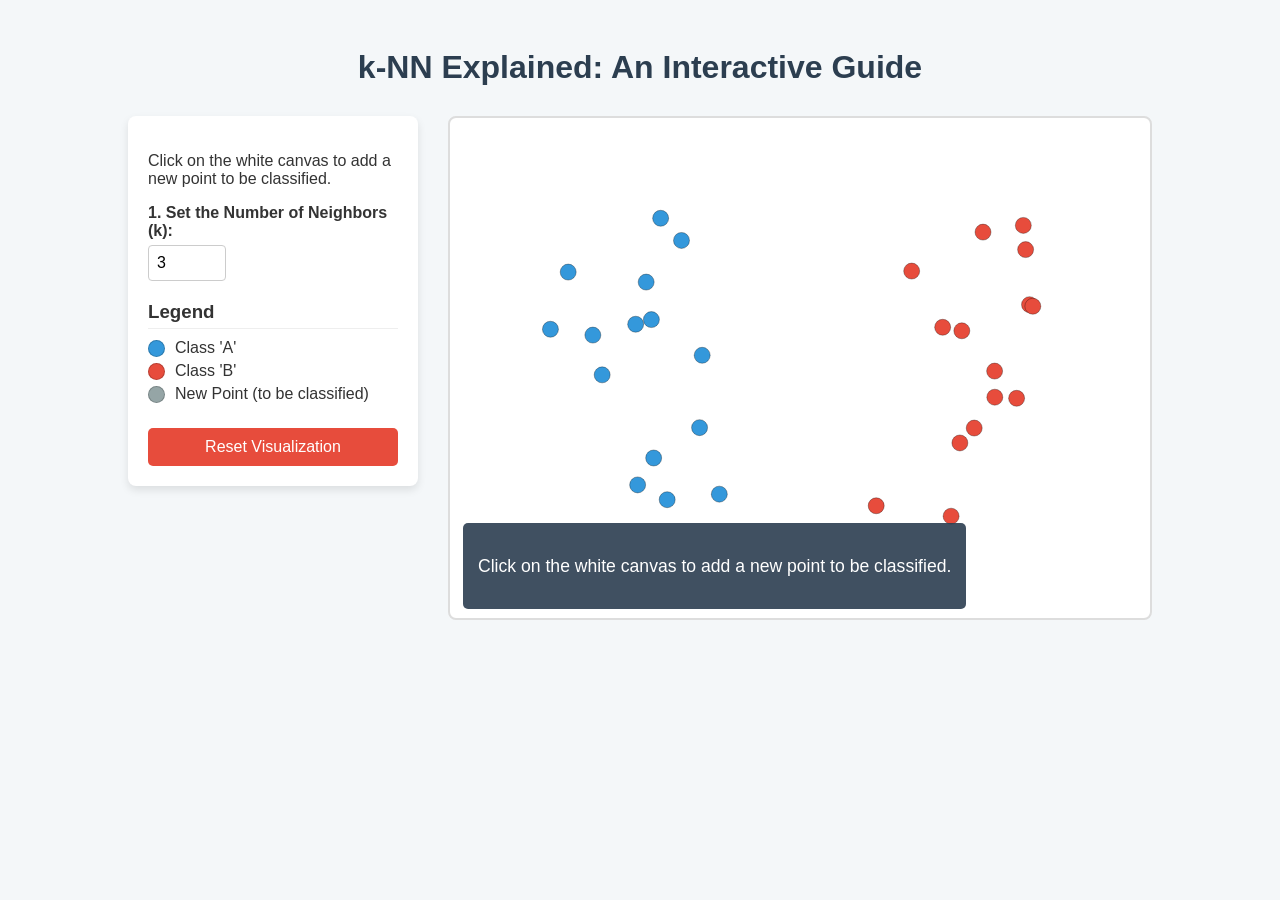
<file: Scratch Method/index.html>
<!DOCTYPE html>
<html lang="en">
<head>
    <meta charset="UTF-8">
    <meta name="viewport" content="width=device-width, initial-scale=1.0">
    <title>k-NN Explained: An Interactive Guide</title>
    <link rel="stylesheet" href="style.css">
</head>
<body>

    <h1>k-NN Explained: An Interactive Guide</h1>

    <div id="main-container">
        <div id="controls-panel">
            <p>Click on the white canvas to add a new point to be classified.</p>
            <div class="control-group">
                <label for="k-value">1. Set the Number of Neighbors (k): </label>
                <input type="number" id="k-value" value="3" min="1" max="15">
            </div>
            <div id="legend">
                <h3>Legend</h3>
                <p><span class="legend-color class-a"></span> Class 'A'</p>
                <p><span class="legend-color class-b"></span> Class 'B'</p>
                <p><span class="legend-color new-point-legend"></span> New Point (to be classified)</p>
            </div>
            <button id="reset-button">Reset Visualization</button>
        </div>

        <div id="visualization-area">
            <svg id="visualization-canvas"></svg>
            <div id="explanation-box">
                <p>Waiting for you to add a new point...</p>
            </div>
        </div>
    </div>

    <script src="script.js"></script>

</body>
</html>
</file>
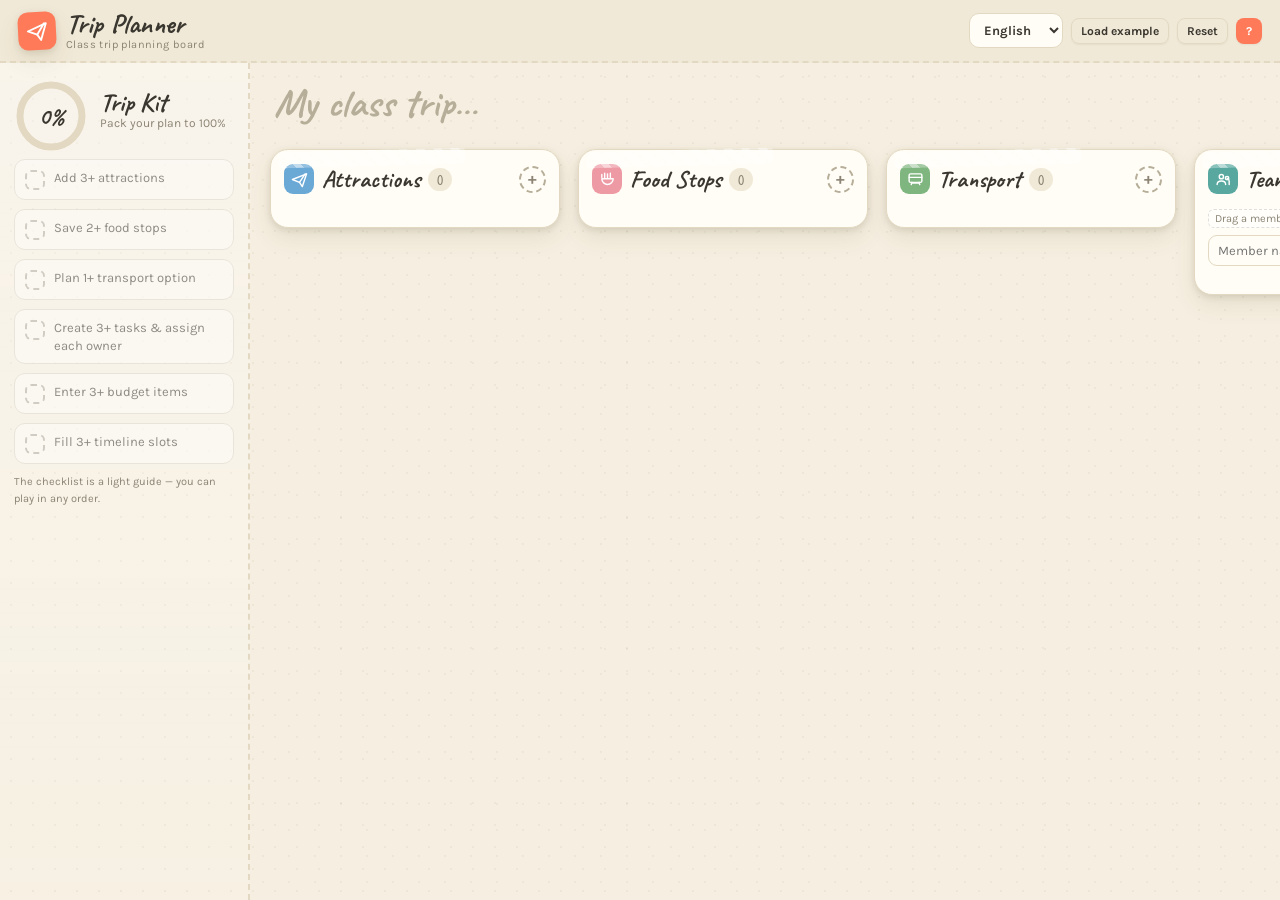
<file: TripPlannerDemo/index.html>
<!DOCTYPE html>
<html lang="zh-Hant">
<head>
<meta charset="UTF-8">
<meta name="viewport" content="width=device-width, initial-scale=1.0">
<title>Trip Planner｜班級旅行企劃</title>
<link href="https://fonts.googleapis.com/css2?family=Caveat:wght@500;700&family=Karla:ital,wght@0,400;0,700;1,400&family=Patrick+Hand&display=swap" rel="stylesheet">
<style>
/* ============ 設計系統 ============ */
:root{
  --paper:#f6efe1; --board:#f1e9d7; --card:#fffdf5;
  --ink:#3a3730; --muted:#8b8474; --faint:#b7ae99;
  --line:#e3d9c2; --washi:rgba(255,255,255,.5);
  --yellow:#ffe9a8; --pink:#ffd0cd; --mint:#cfe8c9; --sky:#c6e2f2; --lav:#ded1f0;
  --coral:#ff7a59; --corald:#e86240; --teal:#2e8b8b;
  --shadow:0 2px 6px rgba(90,75,40,.14), 0 10px 22px rgba(90,75,40,.10);
  --f-h: 'Caveat', 'Segoe Script', cursive;
  --f-n: 'Patrick Hand', 'Segoe Script', cursive;
  --f-b: 'Karla', system-ui, sans-serif;
}
*{box-sizing:border-box; margin:0; padding:0;}
html,body{height:100%;}
body{
  font-family:var(--f-b); color:var(--ink);
  background:
    radial-gradient(circle, rgba(90,75,40,.06) 1px, transparent 1.5px) 0 0/22px 22px,
    var(--paper);
  min-height:100vh;
  display:flex; flex-direction:column;
  overflow:hidden;
}

/* ============ Topbar ============ */
.topbar{
  display:flex; align-items:center; gap:12px;
  padding:10px 18px;
  background:var(--board);
  border-bottom:2px dashed var(--line);
  flex-wrap:wrap; z-index:20;
}
.brand{display:flex; align-items:center; gap:10px; margin-right:6px;}
.brand .logo{
  width:38px;height:38px;border-radius:10px;background:var(--coral);
  display:grid;place-items:center;transform:rotate(-3deg);box-shadow:var(--shadow);
}
.brand h1{font-family:var(--f-h); font-size:28px; line-height:1; font-weight:700;}
.brand small{display:block; font-family:var(--f-b); font-size:11px; color:var(--muted); letter-spacing:.4px;}
.spacer{flex:1;}
.tools{display:flex; gap:8px; align-items:center; flex-wrap:wrap;}

.btn{
  font-family:var(--f-b); font-size:13px; font-weight:700;
  border:none; cursor:pointer; border-radius:10px; padding:8px 12px;
  background:var(--card); color:var(--ink);
  border:1.5px solid var(--line); box-shadow:0 1px 2px rgba(0,0,0,.05);
  transition:transform .12s, box-shadow .12s, background .12s;
}
.btn:hover{transform:translateY(-1px) rotate(-.3deg); box-shadow:var(--shadow);}
.btn:active{transform:translateY(0);}
.btn.coral{background:var(--coral); color:#fff; border-color:transparent;}
.btn.ghost{background:transparent; border-color:var(--line);}
.btn.sm{padding:5px 9px; font-size:12px; border-radius:8px;}

.lang{position:relative;}
.lang select{
  font-family:var(--f-b); font-size:13px; font-weight:700;
  border:1.5px solid var(--line); background:var(--card); color:var(--ink);
  border-radius:10px; padding:8px 10px; cursor:pointer; outline:none;
}

/* ============ Stage ============ */
.stage{flex:1; display:flex; min-height:0;}

/* ---- 檢查清單側欄 ---- */
.checklist{
  width:250px; flex:0 0 250px; overflow-y:auto;
  padding:16px 14px; border-right:2px dashed var(--line);
  background:linear-gradient(rgba(255,255,255,.35), rgba(255,255,255,.08));
}
.cl-head{display:flex; align-items:center; gap:12px; margin-bottom:6px;}
.ring{position:relative; width:74px; height:74px;}
.ring svg{width:74px; height:74px; transform:rotate(-90deg);}
.ring .bg{fill:none; stroke:var(--line); stroke-width:7;}
.ring .fg{fill:none; stroke:var(--teal); stroke-width:7; stroke-linecap:round;
  transition:stroke-dashoffset .6s cubic-bezier(.6,0,.3,1);}
.ring .num{position:absolute; inset:0; display:grid; place-items:center;
  font-family:var(--f-h); font-weight:700; font-size:24px; color:var(--deep);}
.cl-title{font-family:var(--f-h); font-size:26px; line-height:1; font-weight:700;}
.cl-sub{font-size:12px; color:var(--muted); margin-bottom:12px;}
.cl-items{display:flex; flex-direction:column; gap:9px;}
.cl-item{
  display:flex; gap:9px; align-items:flex-start;
  background:var(--card); border:1.5px solid var(--line); border-radius:11px;
  padding:9px 10px; font-size:13px; line-height:1.35;
  opacity:.55; filter:saturate(.4); transition:opacity .3s, filter .3s, transform .3s;
}
.cl-item.done{opacity:1; filter:saturate(1); transform:rotate(-.4deg);}
.cl-check{
  width:20px;height:20px;flex:0 0 20px;border-radius:6px;border:2px dashed var(--faint);
  display:grid;place-items:center;font-size:13px;color:transparent;margin-top:1px;
}
.cl-item.done .cl-check{border-style:solid;border-color:var(--teal);background:var(--mint);color:var(--teal);}
.cl-desc{font-size:11px; color:var(--muted); margin-top:10px; line-height:1.5;}
.badge-ready{
  display:none;margin-top:10px;text-align:center;font-family:var(--f-n);font-size:16px;
  background:var(--mint); border:2px dashed var(--teal); color:var(--teal);
  border-radius:12px; padding:8px 6px; transform:rotate(-1deg);
}
.badge-ready.show{display:block; animation:pop .4s;}
.badge-ready button{margin-top:7px;}

/* ---- 白板 ---- */
.board{
  flex:1; overflow-x:auto; overflow-y:hidden; padding:18px 20px 26px;
  background:
    radial-gradient(circle, rgba(90,75,40,.05) 1px, transparent 1.5px) 0 0/26px 26px,
    transparent;
}
.board-inner{display:flex; gap:18px; align-items:flex-start; width:max-content; min-width:100%; padding-bottom:8px;}
.board-title{
  font-family:var(--f-h); font-size:40px; font-weight:700; line-height:1;
  margin:2px 4px 16px; width:max-content; min-width:180px; outline:none;
  border-bottom:2px dashed transparent; cursor:text;
}
.board-title:hover{border-bottom-color:var(--faint);}
.board-title:focus{border-bottom-color:var(--coral);}
.board-title:empty:before{content:attr(data-ph); color:var(--faint);}

/* ---- 欄位 panels ---- */
.col{
  width:290px; flex:0 0 290px;
  background:var(--card); border-radius:18px; box-shadow:var(--shadow);
  border:1.5px solid var(--line); padding:12px 11px 14px;
  display:flex; flex-direction:column; max-height:calc(100vh - 160px);
  animation:rise .5s both;
}
.col:nth-child(2){animation-delay:.05s}.col:nth-child(3){animation-delay:.1s}
.col:nth-child(4){animation-delay:.15s}.col:nth-child(5){animation-delay:.2s}
.col:nth-child(6){animation-delay:.25s}.col:nth-child(7){animation-delay:.3s}

.col-head{display:flex; align-items:center; gap:8px; padding:2px 2px 9px; position:relative;}
.col-head .was{
  position:absolute; top:-12px; left:-3px; width:70%; height:16px;
  background:repeating-linear-gradient(45deg, rgba(255,255,255,.7) 0 6px, rgba(255,255,255,.35) 6px 12px);
  border-radius:3px; transform:rotate(-1.5deg); opacity:.85; pointer-events:none;
}
.col-head .ic{width:30px;height:30px;border-radius:9px;display:grid;place-items:center;flex:0 0 30px;color:#fff;}
.col-head h2{font-family:var(--f-h); font-size:24px; font-weight:700; line-height:1;}
.col-head .count{font-family:var(--f-n); font-size:14px; color:var(--muted);
  background:var(--board); border-radius:20px; padding:2px 9px;}
.col-body{overflow-y:auto; overflow-x:hidden; flex:1; display:flex; flex-direction:column; gap:12px; padding:6px 2px 4px;}

.ic-plane{background:#6aa8d6}.ic-bus{background:#7fb57f}.ic-bowl{background:#ee9aa4}.ic-wallet{background:#b68ad0}
.ic-team{background:#58a8a0}.ic-clock{background:#c99a5b}

/* ---- 便利貼卡片 ---- */
.note{
  position:relative; border-radius:4px 14px 14px 14px; padding:16px 12px 10px;
  box-shadow:var(--shadow); cursor:grab; transition:transform .15s, box-shadow .15s;
  animation:pop .35s both;
}
.note:hover{transform:rotate(-1deg) translateY(-2px) scale(1.01); box-shadow:0 6px 16px rgba(90,75,40,.22);}
.note.dragging{opacity:.45;}
.note::before{
  content:""; position:absolute; top:-10px; left:50%; margin-left:-36px;
  width:72px; height:16px; background:var(--washi); border-radius:2px;
  border:1px solid rgba(255,255,255,.55); transform:rotate(-1.6deg);
}
.note .nt{
  font-family:var(--f-n); font-size:18px; line-height:1.35; outline:none;
  min-height:26px; word-break:break-word;
}
.note .nt:empty:before{content:attr(data-ph); color:var(--faint);}
.note-foot{display:flex; align-items:center; gap:6px; margin-top:7px; min-height:22px;}
.note-foot .sq{width:22px;height:22px;border-radius:6px;background:rgba(255,255,255,.35);}
.mini{
  font-family:var(--f-b); font-size:11px; background:rgba(255,255,255,.55);
  border:1px dashed rgba(0,0,0,.12); color:var(--muted); border-radius:6px; padding:2px 6px;
}
.del{
  margin-left:auto; width:22px; height:22px; flex:0 0 22px; border:none; cursor:pointer; border-radius:50%;
  background:transparent; color:var(--faint); font-size:15px; line-height:1;
  transition:background .15s, color .15s;
}
.note:hover .del{color:var(--muted);}
.del:hover{background:var(--pink); color:var(--corald);}
.note .heart{
  border:none; cursor:pointer; background:transparent; color:#c96f6a;
  font-family:var(--f-n); font-size:15px; padding:0 2px; line-height:1;
  transform:translateY(-1px); transition:transform .12s;
}
.note .heart:hover{transform:scale(1.25);}
.seal{
  margin-left:auto; font-family:var(--f-n); font-size:12px; color:var(--teal);
  background:var(--mint); border:1px dashed var(--teal); border-radius:6px; padding:1px 6px;
}
.note-y{background:var(--yellow); transform:rotate(.5deg);}
.note-p{background:var(--pink); transform:rotate(-.7deg);}
.note-m{background:var(--mint); transform:rotate(.8deg);}
.note-s{background:var(--sky); transform:rotate(-.5deg);}
.note-v{background:var(--lav); transform:rotate(-.8deg);}
.note-o{background:#ffe2c2; transform:rotate(.6deg);}

/* ---- 交通卡特殊 ---- */
.trans-row{padding:0 2px;}
.trans-card{
  display:flex; gap:8px; align-items:center; background:var(--card);
  border:1.5px solid var(--line); border-radius:12px; padding:8px 10px; margin-bottom:8px;
  box-shadow:0 1px 3px rgba(0,0,0,.06); cursor:grab;
}
.trans-card .nt{font-family:var(--f-b); font-size:13px;}
.badge{font-family:var(--f-b); font-size:11px; color:#fff; border-radius:6px; padding:2px 7px; flex:0 0 auto;}

/* ---- 成員與任務 ---- */
.tags{display:flex; flex-wrap:wrap; gap:7px; margin-bottom:8px; padding:8px; background:var(--board); border-radius:12px;}
.tag{
  display:inline-flex; align-items:center; gap:5px; font-family:var(--f-n); font-size:15px;
  color:#fff; padding:3px 9px 3px 11px; border-radius:20px; cursor:grab;
  box-shadow:0 1px 3px rgba(0,0,0,.18); user-select:none;
}
.tag .kill{background:rgba(0,0,0,.18); border-radius:50%; width:15px;height:15px;font-size:11px;line-height:15px;text-align:center;cursor:pointer;}
.addrow{display:flex; gap:6px; margin-bottom:10px;}
.addrow input{
  flex:1; font-family:var(--f-b); font-size:13px; padding:7px 9px; border-radius:9px;
  border:1.5px solid var(--line); background:var(--card); color:var(--ink); outline:none; min-width:0;
}
.addrow input:focus{border-color:var(--coral);}
.task{
  position:relative; background:var(--card); border:1.5px solid var(--line); border-radius:13px;
  padding:9px 10px 8px; box-shadow:0 1px 3px rgba(0,0,0,.06);
}
.task .nt{font-family:var(--f-b); font-size:13px; line-height:1.3; outline:none; min-height:20px;}
.task .nt:empty:before{content:attr(data-ph); color:var(--faint);}
.task-foot{display:flex; align-items:center; gap:6px; margin-top:7px;}
.mini-assign{
  flex:0 0 auto; font-family:var(--f-b); font-size:11px; color:var(--muted);
  border:1.5px dashed var(--line); border-radius:7px; padding:2px 7px; cursor:default;
}
.mini-assign.ok{background:var(--mint); border-style:solid; border-color:var(--teal); color:var(--teal);}
.task.drag-over{outline:3px dashed var(--coral); outline-offset:2px; background:#fff4ee;}

/* ---- 預算 ---- */
.budget-row{display:flex; align-items:center; gap:6px;}
.budget-row input[type=text]{
  flex:1; font-family:var(--f-b); font-size:13px; padding:7px 9px; border-radius:9px;
  border:1.5px solid var(--line); background:var(--card); outline:none; min-width:0;
}
.budget-row input[type=number]{
  width:78px; font-family:var(--f-b); font-size:13px; padding:7px 8px; border-radius:9px;
  border:1.5px solid var(--line); background:var(--card); outline:none; text-align:right;
}
.budget-row input:focus{border-color:var(--coral);}
.budget-sum{ margin-top:9px; padding:10px; background:var(--board); border-radius:12px; }
.budget-sum .l{font-size:11px; color:var(--muted);}
.budget-sum .big{font-family:var(--f-h); font-size:30px; font-weight:700; color:var(--deep); line-height:1.1;}
.budget-sum .per{font-family:var(--f-b); font-size:13px; color:var(--teal); font-weight:700;}

/* ---- 時間軸 ---- */
.tl-slot{
  background:var(--card); border:1.5px dashed var(--line); border-radius:13px;
  padding:8px 9px; transition:background .15s, outline .15s;
}
.tl-slot.drag-over{outline:3px dashed var(--corald); outline-offset:2px; background:#fff7ef;}
.tl-row{display:flex; gap:7px; align-items:center; margin-bottom:6px;}
.tl-row .t{
  width:72px; flex:0 0 72px; font-family:var(--f-n); font-size:16px; text-align:center;
  border-radius:8px; border:1.5px solid var(--line); padding:4px 2px; outline:none; color:var(--deep);
}
.tl-text{font-family:var(--f-n); font-size:17px; line-height:1.3; min-height:22px; outline:none; word-break:break-word;}
.tl-text:empty:before{content:attr(data-ph); color:var(--faint);}
.tl-note{display:none; font-family:var(--f-b); font-size:11px; color:var(--teal); margin:1px 2px 2px;}
.tl-note.show{display:block;}

.col-add{
  margin-left:auto; width:27px; height:27px; border-radius:50%;
  border:2px dashed var(--faint); background:var(--card); color:var(--muted);
  font-family:var(--f-b); font-size:16px; font-weight:700; line-height:1;
  display:grid; place-items:center; cursor:pointer;
  transition:all .15s; transform:rotate(0deg);
}
.col-add:hover{border-color:var(--coral); color:var(--corald); background:rgba(255,122,89,.1); transform:rotate(90deg);}

/* ---- 模態框 ---- */
.veil{
  position:fixed; inset:0; background:rgba(58,55,48,.45); backdrop-filter:blur(3px);
  display:none; place-items:center; z-index:100; padding:20px;
}
.veil.open{display:grid; animation:fade .25s;}
.paper-card{
  width:min(560px, 94vw); max-height:88vh; overflow-y:auto;
  background:var(--card); border-radius:22px; box-shadow:0 24px 60px rgba(0,0,0,.35);
  padding:26px 26px 24px; position:relative; transform:rotate(-.4deg);
  border:2px solid var(--line); animation:cardin .35s cubic-bezier(.5,1.6,.4,1);
}
.paper-card .ribbon{position:absolute; top:-14px; left:50%; transform:translateX(-50%) rotate(-2deg);}
.paper-card h2{font-family:var(--f-h); font-size:38px; font-weight:700; text-align:center; line-height:1.05;}
.paper-card .sub{text-align:center; color:var(--muted); font-size:14px; margin:4px 0 18px;}

.showcase{display:grid; grid-template-columns:repeat(3,1fr); gap:10px; margin:14px 0;}
.showcase .cell{background:var(--board); border-radius:13px; padding:11px; text-align:center;}
.showcase .cell b{display:block; font-family:var(--f-h); font-size:26px; font-weight:700; color:var(--deep);}
.showcase .cell span{font-size:11px; color:var(--muted);}
.itin{
  background:linear-gradient(rgba(201,229,242,.5), rgba(201,229,242,.15));
  border:1.5px dashed #8fb6cd; border-radius:14px; padding:12px 14px; margin:12px 0; list-style:none;
}
.itin li{font-family:var(--f-n); font-size:17px; padding:4px 0; border-bottom:1px dashed rgba(0,0,0,.08); display:flex; gap:9px;}
.itin li:last-child{border-bottom:none;}
.itin .t{color:var(--teal); font-weight:700;}
.actions{display:flex; gap:10px; justify-content:center; margin-top:16px;}

/* ---- 說明指南 ---- */
.help{ width:min(680px, 94vw); }
.help h2{margin-bottom:2px;}
.help .doc{color:var(--ink); font-size:14px; line-height:1.65;}
.help h3{font-family:var(--f-h); font-size:24px; margin:18px 0 4px; color:var(--corald);}
.help h4{font-size:14px; margin:12px 0 2px; color:var(--teal);}
.help p{margin:6px 0;}
.help ul{margin:4px 0 4px 20px;}
.help li{margin:3px 0;}
.help code{background:var(--board); border:1px solid var(--line); border-radius:5px; padding:0 5px; font-size:12px;}
.help .kv{display:flex; gap:10px; flex-wrap:wrap; margin:8px 0;}
.help .kv b{min-width:92px; color:var(--deep);}

/* ---- 彩帶 ---- */
.confetti{position:fixed; top:-14px; z-index:400; pointer-events:none; animation:fall linear forwards; opacity:.95;}
@keyframes fall{to{transform:translateY(108vh) rotate(720deg); opacity:.2;}}
@keyframes pop{from{transform:scale(.6); opacity:0;} to{transform:scale(1); opacity:1;}}
@keyframes rise{from{transform:translateY(16px); opacity:0;} to{transform:none; opacity:1;}}
@keyframes fade{from{opacity:0;} to{opacity:1;}}
@keyframes cardin{from{transform:scale(.82) rotate(-3deg); opacity:0;} to{transform:none; opacity:1;}}

.paper-card.confirm{width:min(420px,92vw); text-align:center;}
.paper-card.confirm h2{font-family:var(--f-b); font-size:18px; font-weight:700; line-height:1.5; color:var(--ink); margin:4px 0 18px;}

@media (max-width:820px){
  .stage{flex-direction:column; overflow:hidden;}
  .checklist{width:auto; flex:none; border-right:none; border-bottom:2px dashed var(--line); max-height:38vh;}
  .board{overflow-y:auto;}
  body{overflow:auto;}
}
</style>
</head>
<body>

<header class="topbar">
  <div class="brand">
    <div class="logo">
      <svg width="22" height="22" viewBox="0 0 24 24" fill="none" stroke="#fff" stroke-width="2" stroke-linecap="round" stroke-linejoin="round">
        <path d="M2 12l20-8-6 18-4-6-10-4z"/><path d="M12 16L20 4"/>
      </svg>
    </div>
    <div>
      <h1 data-i18n="brand.title">Trip Planner</h1>
      <small data-i18n="brand.sub">Class trip planning board</small>
    </div>
  </div>

  <div class="spacer"></div>
  <div class="tools">
    <span class="lang">
      <select id="langSel" aria-label="Language">
        <option value="zh-TW">繁體中文</option>
        <option value="zh-CN">简体中文</option>
        <option value="en">English</option>
      </select>
    </span>
    <button class="btn ghost sm" id="btnExample" data-i18n="tool.example">Load example</button>
    <button class="btn ghost sm" id="btnReset" data-i18n="tool.reset">Reset</button>
    <button class="btn coral sm" id="btnHelp">?</button>
  </div>
</header>

<div class="stage">
  <aside class="checklist">
    <div class="cl-head">
      <div class="ring">
        <svg viewBox="0 0 74 74">
          <circle class="bg" cx="37" cy="37" r="31"></circle>
          <circle class="fg" cx="37" cy="37" r="31"></circle>
        </svg>
        <div class="num" id="ringNum">0%</div>
      </div>
      <div>
        <div class="cl-title" data-i18n="cl.title">Trip Kit</div>
        <div class="cl-sub" data-i18n="cl.sub">Pack your plan to 100%</div>
      </div>
    </div>
    <div class="cl-items" id="clItems"></div>
    <p class="cl-desc" data-i18n="cl.desc">Checklist is a light guide — play in any order you like.</p>
    <div class="badge-ready" id="badgeReady">
      <div data-i18n="cl.ready">🎉 Board is ready to go!</div>
      <button class="btn coral sm" id="btnShowCard" data-i18n="cl.showCard">Show my trip card</button>
    </div>
  </aside>

  <main class="board" id="board">
    <div class="board-inner">
      <div class="board-title" id="boardTitle" contenteditable="true" data-ph="My class trip…"></div>
    </div>
    <div class="board-inner" id="cols"></div>
  </main>
</div>

<!-- 完成卡片 -->
<div class="veil" id="veilCard">
  <div class="paper-card" id="cardBody">
    <div class="ribbon">
      <svg width="120" height="26" viewBox="0 0 120 26"><rect x="2" y="2" width="116" height="16" fill="#ff7a59" rx="4"/><polygon points="2,18 10,26 18,18" fill="#e86240"/><polygon points="102,18 110,26 118,18" fill="#e86240"/></svg>
    </div>
    <h2 id="cardTitle" data-i18n="card.title">Your Trip Plan is Ready!</h2>
    <p class="sub" id="cardSub"></p>
    <div class="showcase" id="cardStats"></div>
    <ul class="itin" id="cardItin"></ul>
    <div class="actions">
      <button class="btn coral" id="btnAgain" data-i18n="card.again">Plan another trip</button>
      <button class="btn ghost" id="btnCloseCard" data-i18n="card.close">Back to board</button>
    </div>
  </div>
</div>

<!-- 說明指南（含程式文件） -->
<div class="veil" id="veilHelp">
  <div class="paper-card help" id="helpBody"></div>
</div>

<!-- 確認彈窗 -->
<div class="veil" id="veilConfirm">
  <div class="paper-card confirm">
    <h2 id="cfMsg"></h2>
    <div class="actions">
      <button class="btn coral" id="cfYes"></button>
      <button class="btn ghost" id="cfNo"></button>
    </div>
  </div>
</div>

<div id="confettiLayer"></div>

<script>
/* ================= 語系字典 ================= */
const I18N = {
  "en":{
    "brand.title":"Trip Planner","brand.sub":"Class trip planning board",
    "tool.example":"Load example","tool.reset":"Reset","tool.help":"How it works",
    "cl.title":"Trip Kit","cl.sub":"Pack your plan to 100%",
    "cl.desc":"The checklist is a light guide — you can play in any order.",
    "cl.ready":"A full bag — 6/6 packed!","cl.showCard":"Show my trip card",
    "cl.i1":"Add 3+ attractions","cl.i2":"Save 2+ food stops","cl.i3":"Plan 1+ transport option",
    "cl.i4":"Create 3+ tasks & assign each owner","cl.i5":"Enter 3+ budget items","cl.i6":"Fill 3+ timeline slots",
    "col.att":"Attractions","col.food":"Food Stops","col.trans":"Transport","col.tasks":"Team & Tasks",
    "col.budget":"Budget","col.time":"Timeline",
    "ph.att":"Where to go?","ph.food":"What to eat?","ph.trans":"How to get there?","ph.task":"What needs doing?",
    "ph.time":"Time","ph.text":"What's happening?","ph.name":"Member name","ph.budgetLabel":"Item","ph.budgetAmt":"Amount",
    "add.att":"+ Add attraction","add.food":"+ Add a food stop","add.trans":"+ Add transport","add.task":"+ Add task",
    "add.member":"Add member","add.budget":"+ Add budget item","add.slot":"+ Add time slot",
    "ministar":"start","miniby":"by","minicap":"travel time",
    "t.full":"per head","t.total":"Total","t.members":"members","t.note":"pinned to timeline ✓",
    "unchoice":"choose by dragging","unassign":"unassign","assignHint":"Drag a member chip onto a task to assign",
    "boardTitlePh":"My class trip…","celeb.title":"Your Trip Plan is Ready!","celeb.why":"Nice work — every box of the Trip Kit is ticked. This is your plan.",
    "s.place":"stops","s.yum":"eats","s.task":"tasks","s.done":"tasks assigned","s.budget":"budget","s.head":"per person",
    "card.title":"Your Trip Plan is Ready!","card.sub":"Packed & scheduled — save a screenshot or share the file to replay.",
    "card.again":"Plan another trip","card.close":"Back to board","card.itin":"Quick itinerary",
    "resetMsg":"Reset the whole board and start over?","confDel":"Delete this note?","ok":"OK","cancel":"Cancel",
    "help.title":"Trip Planner — Help & Guide","help.close":"Close",
    "help.h0":"Overview",
    "help.p0":"Trip Planner is a Miro-style whiteboard that walks a class through building a complete trip plan — brainstorm stops, sort out transport & food, share out tasks, watch the budget, then pin everything into a timeline. No login, no server: everything runs in your browser and stays on your device.",
    "help.h1":"Board areas & how to use them",
    "help.b1a":"Double-click a note to edit. Drag notes to reorder, use the heart to vote, and press ✕ to delete.",
    "help.b1b":"Same as attractions. The badge ($$$...) shows price level.",
    "help.b1c":"Jot a transport idea with start point & travel time.",
    "help.b1d":"First create member chips, then drag a chip onto a task to assign an owner. Open tasks need a name to count toward the checklist.",
    "help.b1e":"Each row is one item. The sum and the cost per head update live (per head = total ÷ members).",
    "help.b1f":"Add time slots, write the time, then drop an attraction / food / transport note onto a slot to pin it. The source note gets a pinned ✓ mark.",
    "help.h2":"Trip Kit & completion",
    "help.p2":"The Trip Kit checklist on the left tracks 6 goals. When all six are ticked, confetti flies and a summary card appears with your plan stats and a quick itinerary. You can keep editing after that or start a new plan.",
    "help.h3":"Where your data lives",
    "help.p3":"Everything auto-saves to this browser's local storage (localStorage). Refresh or close the page and your board comes right back — on the same device & browser. Nothing is uploaded anywhere. Clear browser data or press Reset to wipe it.",
    "help.h4":"Sharing with students",
    "help.p4":"Just share this single index.html file. Each student opens their own copy on their own device and each builds their own plan privately. No registration, no network needed, works offline.",
    "help.h5":"Tips",
    "help.li1":"For a live demo, press Load example to instantly populate a sample trip.",
    "help.li2":"Edit the big title to name your trip before finishing.",
    "help.li3":"Drag freely — the board is informal on purpose. Neatness doesn't matter.",
    "help.h6":"FAQ",
    "help.f1":"Can two people edit the same board at once?","help.f1a":"No. This is a single-user local demo by design (no backend). Each person works on their own copy.",
    "help.f2":"Will my plan survive a browser refresh?","help.f2a":"Yes — it auto-saves to local storage on this device.",
    "help.f3":"Why did my board disappear?","help.f3a":"You pressed Reset, or your browser cleared storage. It is never stored on a server, so nothing can be recovered from elsewhere.",
    "help.h7":"Version & info",
    "help.p7":"Pure HTML/CSS/JS, no dependencies, offline-capable. Version 0.1.0 — 2026-09-23."
  },
  "zh-TW":{
    "brand.title":"Trip Planner","brand.sub":"班級旅行企劃白板",
    "tool.example":"載入範例","tool.reset":"重來","tool.help":"使用說明",
    "cl.title":"行程工具箱","cl.sub":"把行囊打包到 100%",
    "cl.desc":"勾選清單是軟性引導，你可以隨意順序玩。",
    "cl.ready":"行李整理好了 — 6/6！","cl.showCard":"看看我的行程卡",
    "cl.i1":"新增 3 個以上景點","cl.i2":"收藏 2 間以上美食","cl.i3":"規劃 1 個以上交通方案",
    "cl.i4":"新增 3 張任務並都指派負責人","cl.i5":"填寫 3 項以上預算","cl.i6":"排滿 3 個時間軸時段",
    "col.att":"景點區","col.food":"美食區","col.trans":"交通區","col.tasks":"成員與任務","col.budget":"預算區","col.time":"時間軸",
    "ph.att":"想去哪裡？","ph.food":"想吃什麼？","ph.trans":"怎麼去？","ph.task":"要做什麼？",
    "ph.time":"時間","ph.text":"安排什麼？","ph.name":"成員名字","ph.budgetLabel":"項目","ph.budgetAmt":"金額",
    "add.att":"＋ 新增景點","add.food":"＋ 新增美食","add.trans":"＋ 新增交通","add.task":"＋ 新增任務",
    "add.member":"加入成員","add.budget":"＋ 新增預算項目","add.slot":"＋ 新增時段",
    "ministar":"啟程","miniby":"交通","minicap":"車程",
    "t.full":"每人分攤","t.total":"總計","t.members":"人同行","t.note":"已排入時間軸 ✓",
    "unchoice":"等待指派（拖曳名牌）","unassign":"取消指派","assignHint":"把成員名牌拖到任務上即完成指派",
    "boardTitlePh":"我的班級旅行…","celeb.title":"你的旅行計劃完成啦！","celeb.why":"旅程工具箱全部打勾——這份計劃可以出發了。",
    "s.place":"個景點","s.yum":"間美食","s.task":"樣任務","s.done":"項已指派","s.budget":"預算","s.head":"每人分攤",
    "card.title":"你的旅行計劃完成啦！","card.sub":"已打包與排程——截圖留念，或把檔案分享給同學重玩。",
    "card.again":"再規劃一趟","card.close":"回到白板","card.itin":"快速行程預覽",
    "resetMsg":"要清空整個白板重新開始嗎？","confDel":"刪掉這張卡片？","ok":"確定","cancel":"取消",
    "help.title":"Trip Planner — 使用說明與專案文件","help.close":"關閉",
    "help.h0":"專案概述",
    "help.p0":"Trip Planner 是一個 Miro 風格白板，引導全班一步步完成一份完整的旅行計劃：發想景點、搞定交通與美食、分派任務、掌控預算，最後把它們排進時間軸。免登入、免伺服器：一切都在瀏覽器內執行，資料只留在你的裝置上。",
    "help.h1":"六個區塊與操作方式",
    "help.b1a":"點卡片文字即可編輯；拖曳可排序，愛心是投票讚，✕ 是刪除。",
    "help.b1b":"與景點相同。小徽章（$$$…）代表餐廳價位等級。",
    "help.b1c":"記下交通方案起點與車程估時。",
    "help.b1d":"先建立成員名牌，再把名牌拖到任務卡上即指派負責人。未指派的任務不會計入檢查清單。",
    "help.b1e":"每一列是一個預算項目，總計與「每人分攤」即時更新（每人分攤＝總計 ÷ 成員數）。",
    "help.b1f":"先新增時段、填上時間，再把景點／美食／交通卡片拖進時段內排程；來源卡片會蓋上「已排入」印章。",
    "help.h2":"行程工具箱與完成判定",
    "help.p2":"左側的「行程工具箱」追蹤六個目標。全數達標時會放彩帶、跳出總結卡，顯示統計與快速行程預覽。之後仍可繼續編輯，或按「再規劃一趟」重新開始。",
    "help.h3":"資料存在哪裡",
    "help.p3":"所有內容自動存進此瀏覽器的 localStorage。重新整理或關閉頁面後，只要在同一裝置與瀏覽器即可復原。任何資料都不會被上傳。清除瀏覽器資料或按「重來」即可清空。",
    "help.h4":"如何分享給學生",
    "help.p4":"直接分享這個單一 index.html 檔案。每位學生在自己裝置開啟自己的副本，各自獨立規劃，資料彼此不互通。免註冊、免網路、可離線使用。",
    "help.h5":"小技巧",
    "help.li1":"現場示範時按「載入範例」，一秒灌入樣本行程。",
    "help.li2":"完成前記得把頂端大標題改成你的行程名稱。",
    "help.li3":"放心亂拖——白板本來就是不拘小節的地方。",
    "help.h6":"常見問題",
    "help.f1":"兩個人能同時編輯同一塊白板嗎？","help.f1a":"不行。這是有意設計的單人本地 demo（無後端），每人各自在自己的副本上玩。",
    "help.f2":"重新整理後計劃還在嗎？","help.f2a":"在——會自動存進此裝置的 localStorage。",
    "help.f3":"為什麼白板空了？","help.f3a":"你按了「重來」，或瀏覽器清掉了儲存空間。計劃從未上傳伺服器，無法從別處復原。",
    "help.h7":"版本與技術",
    "help.p7":"純 HTML/CSS/JS，零相依套件，可離線執行。版本 0.1.0 — 2026-09-23。"
  },
  "zh-CN":{
    "brand.title":"Trip Planner","brand.sub":"班级旅行企划白板",
    "tool.example":"加载示例","tool.reset":"重来","tool.help":"使用说明",
    "cl.title":"行程工具箱","cl.sub":"把行囊打包到 100%",
    "cl.desc":"勾选清单是软性引导，可以任意顺序玩。",
    "cl.ready":"行李整理好啦 — 6/6！","cl.showCard":"看看我的行程卡",
    "cl.i1":"新增 3 个以上景点","cl.i2":"收藏 2 间以上美食","cl.i3":"规划 1 个以上交通方案",
    "cl.i4":"新增 3 张任务并都指派负责人","cl.i5":"填写 3 项以上预算","cl.i6":"排满 3 个时间轴时段",
    "col.att":"景点区","col.food":"美食区","col.trans":"交通区","col.tasks":"成员与任务","col.budget":"预算区","col.time":"时间轴",
    "ph.att":"想去哪里？","ph.food":"想吃什么？","ph.trans":"怎么去？","ph.task":"要做什么？",
    "ph.time":"时间","ph.text":"安排什么？","ph.name":"成员名字","ph.budgetLabel":"项目","ph.budgetAmt":"金额",
    "add.att":"＋ 新增景点","add.food":"＋ 新增美食","add.trans":"＋ 新增交通","add.task":"＋ 新增任务",
    "add.member":"加入成员","add.budget":"＋ 新增预算项目","add.slot":"＋ 新增时段",
    "ministar":"出发","miniby":"交通","minicap":"车程",
    "t.full":"每人分摊","t.total":"总计","t.members":"人同行","t.note":"已排入时间轴 ✓",
    "unchoice":"等待指派（拖拽名牌）","unassign":"取消指派","assignHint":"把成员名牌拖到任务上即完成指派",
    "boardTitlePh":"我的班级旅行…","celeb.title":"你的旅行计划完成啦！","celeb.why":"行程工具箱全部打勾——这份计划可以出发了。",
    "s.place":"个景点","s.yum":"间美食","s.task":"项任务","s.done":"项已指派","s.budget":"预算","s.head":"每人分摊",
    "card.title":"你的旅行计划完成啦！","card.sub":"已打包与排程——截图留念，或把文件分享给同学重玩。",
    "card.again":"再规划一趟","card.close":"回到白板","card.itin":"快速行程预览",
    "resetMsg":"要清空整个白板重新开始吗？","confDel":"删除这张卡片？","ok":"确定","cancel":"取消",
    "help.title":"Trip Planner — 使用说明与项目文档","help.close":"关闭",
    "help.h0":"项目概述",
    "help.p0":"Trip Planner 是一个 Miro 风格白板，引导学生一步步完成一份完整的旅行计划：构思景点、搞定交通与美食、分派任务、掌握预算，最后把它们排进时间轴。免登录、免服务器：一切都在浏览器内运行，数据只留在你的设备上。",
    "help.h1":"六个区块与操作方式",
    "help.b1a":"点击卡片文字即可编辑；拖拽可排序，爱心是投票赞，✕ 是删除。",
    "help.b1b":"与景点相同。小徽章（$$$…）代表餐厅价位等级。",
    "help.b1c":"记下交通方案起点与车程估时。",
    "help.b1d":"先建立成员名牌，再把名牌拖到任务卡上即指派负责人。未指派的任务不计入勾选清单。",
    "help.b1e":"每一行是一个预算项目，总计与「每人分摊」即时更新（每人分摊＝总计 ÷ 成员数）。",
    "help.b1f":"先新增时段、填好时间，再把景点/美食/交通卡片拖进时段内排程；来源卡片会盖上「已排入」印章。",
    "help.h2":"行程工具箱与完成判定",
    "help.p2":"左侧的「行程工具箱」追踪六个目标。全部达标时会放彩带、弹出总结卡，显示统计与快速行程预览。之后仍可继续编辑，或按「再规划一趟」重新开始。",
    "help.h3":"数据存在哪里",
    "help.p3":"所有内容自动存入此浏览器的 localStorage。刷新或关闭页面后，只要在同一设备与浏览器即可复原。任何数据都不会被上传。清除浏览器数据或按「重来」即可清空。",
    "help.h4":"如何分享给学生",
    "help.p4":"直接分享这个单一 index.html 文件。每位学生在自己设备打开自己的副本，各自独立规划，互不互通。免注册、免网络、可离线使用。",
    "help.h5":"小技巧",
    "help.li1":"现场演示时按「加载示例」，一秒灌入样本行程。",
    "help.li2":"完成前记得把顶部大标题改成你的行程名称。",
    "help.li3":"放心乱拖——白板本来就是不拘小节的地方。",
    "help.h6":"常见问题",
    "help.f1":"两个人能同时编辑同一块白板吗？","help.f1a":"不行。这是有意设计的单机本地 demo（无后端），每人各自在自己的副本上玩。",
    "help.f2":"刷新后计划还在吗？","help.f2a":"在——会自动存入此设备的 localStorage。",
    "help.f3":"为什么白板空了？","help.f3a":"你按了「重来」，或浏览器清掉了存储空间。计划从未上传服务器，无法从别处复原。",
    "help.h7":"版本与技术",
    "help.p7":"纯 HTML/CSS/JS，零依赖，可离线运行。版本 0.1.0 — 2026-09-23。"
  }
};
const t = k => (I18N[state && state.lang || "zh-TW"] && I18N[state.lang][k]) ?? I18N["zh-TW"][k] ?? k;

/* ================= 狀態 ================= */
const LS_KEY = "trip-planner.v1";
let state = null;
const COLORS = ["#58a8a0","#c96f6a","#b68ad0","#6aa8d6","#e39a3a","#7fb57f","#e07a8f","#8b8fd0"];

function uid(){ return Date.now().toString(36) + Math.random().toString(36).slice(2,7); }
const find = (sec, id) => state[sec].find(c => c.id === id);

function defaultState(){
  return {
    lang: detectLang(),
    title: "",
    members: [],
    attractions: [], food: [], transport: [], tasks: [],
    budget: [], timeline: [],
    completed: false
  };
}
function detectLang(){
  const nav = (navigator.language || "zh-TW").toLowerCase();
  if(nav.startsWith("zh")) return nav.includes("tw") || nav.includes("hk") ? "zh-TW" : "zh-CN";
  return "en";
}
function save(){ try{ localStorage.setItem(LS_KEY, JSON.stringify(state)); }catch(e){} }
function load(){
  try{
    const raw = localStorage.getItem(LS_KEY);
    if(raw){ state = Object.assign(defaultState(), JSON.parse(raw)); return; }
  }catch(e){}
  state = defaultState();
}
function wipe(){
  const lang = state ? state.lang : $("#langSel").value;
  try{ localStorage.removeItem(LS_KEY); }catch(e){}
  state = defaultState();
  state.lang = lang || detectLang();
}

/* ================= DOM helpers ================= */
const $ = s => document.querySelector(s);
const el = (tag, cls, html) => { const e = document.createElement(tag); if(cls) e.className = cls; if(html!=null) e.innerHTML = html; return e; };

/* ================= 晴天確認 ================= */
function bindStatic(){
  document.querySelectorAll("[data-i18n]").forEach(n => n.textContent = t(n.dataset.i18n));
  $("#langSel").value = state.lang;
}
function applyLang(){
  state.lang = $("#langSel").value; save();
  document.documentElement.lang = state.lang;
  bindStatic(); renderAll();
  if($("#veilHelp").classList.contains("open")) renderHelp();
}

/* ================= 檢核清單 ================= */
function checklist(){
  const ok = [
    state.attractions.length >= 3,
    state.food.length >= 2,
    state.transport.length >= 1,
    state.tasks.length >= 3 && state.tasks.every(x => !!x.assigneeId),
    state.budget.filter(Boolean).filter(x => x.amount > 0).length >= 3,
    state.timeline.filter(Boolean).filter(x => x.text.trim() !== "").length >= 3
  ];
  return ok;
}
const CIRC = 2 * Math.PI * 31;
function renderChecklist(){
  const ok = checklist(); const n = ok.filter(Boolean).length; const p = Math.round(n/6*100);
  $("#ringNum").textContent = p + "%";
  document.querySelectorAll(".ring .fg").forEach(c => {
    c.style.strokeDasharray = CIRC + "px";
    c.style.strokeDashoffset = CIRC * (1 - p/100) + "px";
  });
  const wrap = $("#clItems"); wrap.innerHTML = "";
  [1,2,3,4,5,6].forEach(i => {
    const d = el("div", "cl-item" + (ok[i-1] ? " done" : ""));
    d.appendChild(el("div","cl-check","✓"));
    d.appendChild(el("span", null, t("cl.i"+i)));
    wrap.appendChild(d);
  });
  const ready = $("#badgeReady");
  const all = n === 6;
  ready.classList.toggle("show", all);
  if(all && !state.completed){ state.completed = true; save(); setTimeout(spawnCelebration, 350); }
}

/* ================= 白板渲染 ================= */
const sectionMeta = [
  {key:"attractions", icon:"plane", bg:"note-o", colIc:"ic-plane"},
  {key:"food",       icon:"bowl",   bg:"note-p", colIc:"ic-bowl"},
  {key:"transport",  icon:"bus",    bg:"note-s", colIc:"ic-bus"},
  {key:"tasks",      icon:"team",   bg:"note-m", colIc:"ic-team"},
  {key:"budget",     icon:"wallet", bg:"note-v", colIc:"ic-wallet"},
  {key:"timeline",   icon:"clock",  bg:"note-y", colIc:"ic-clock"}
];
const ICONS = {
  plane:'<path d="M2 12l20-8-6 18-4-6-10-4z"/><path d="M12 16L20 4"/>',
  bowl:'<path d="M4 11h16a8 8 0 0 1-16 0z"/><path d="M4 9V5m4 4V3m4 6V4m4 5V3"/>',
  bus:'<rect x="3" y="4" width="18" height="12" rx="2"/><path d="M3 9h18M7 16l-1 3m11-3l1 3M7 17h10"/>',
  wallet:'<rect x="2" y="6" width="20" height="13" rx="2"/><path d="M2 10h20M16 14h4"/>',
  team:'<circle cx="9" cy="8" r="3"/><circle cx="17" cy="10" r="2.4"/><path d="M3 19c0-3 2.5-5 6-5s6 2 6 5m2-9c2 .6 3 2 3 4.4V19"/>',
  clock:'<circle cx="12" cy="12" r="9"/><path d="M12 7v5l3 2"/>'
};

function renderAll(){
  renderChecklist();
  const colsEl = $("#cols"); const scroll = $("#board").scrollLeft; colsEl.innerHTML = "";
  sectionMeta.forEach(m => colsEl.appendChild(buildColumn(m)));
  $("#board").scrollLeft = scroll;
  $("#boardTitle").textContent = state.title || "";
  $("#boardTitle").dataset.ph = t("boardTitlePh");
}
function buildColumn(m){
  const col = el("div","col");
  const head = el("div","col-head");
  head.appendChild(el("div","was"));
  const ic = el("div","ic "+m.colIc);
  ic.innerHTML = '<svg width="17" height="17" viewBox="0 0 24 24" fill="none" stroke="#fff" stroke-width="2" stroke-linecap="round" stroke-linejoin="round">'+ICONS[m.icon]+'</svg>';
  head.appendChild(ic);
  const nameKey = {attractions:"att", food:"food", transport:"trans", tasks:"tasks", budget:"budget", timeline:"time"}[m.key];
  head.appendChild(el("h2",null,t("col."+nameKey)));
  head.appendChild(el("span","count", String(state[m.key].length)));
  const labelKey = {attractions:"att", food:"food", transport:"trans", tasks:"task", budget:"budget", timeline:"slot"}[m.key];
  const addBtn = el("button","col-add","+");
  addBtn.title = t("add."+labelKey);
  addBtn.setAttribute("aria-label", t("add."+labelKey));
  addBtn.dataset.action = "add"; addBtn.dataset.sec = m.key;
  head.appendChild(addBtn);
  const body = el("div","col-body");
  if(m.key==="tasks") body.appendChild(buildTasksBody());
  else if(m.key==="budget") body.appendChild(buildBudgetBody());
  else if(m.key==="timeline") body.appendChild(buildTimelineBody());
  else buildSimpleCol(m, body);
  col.appendChild(head); col.appendChild(body);
  return col;
}

function buildSimpleCol(m, body){
  state[m.key].forEach(c => body.appendChild(buildCard(m.key, c)));
}
function scheduledIds(){
  return new Set(state.timeline.filter(x => x.refId).map(x => x.refId));
}
function buildCard(sec, c){
  const scheduled = sec === "attractions" && scheduledIds().has(c.id);
  const note = el("div","note note-"+kindOf(sec));
  note.draggable = true;
  note.dataset.drag = JSON.stringify({mode:"card", sec, id:c.id});
  const nt = el("div","nt"); nt.contentEditable = "true";
  nt.dataset.sec = sec; nt.dataset.id = c.id; nt.textContent = c.text || "";
  const feet = el("div","note-foot");
  if(sec==="attractions"){
    const h = el("button","heart","♥ "+c.likes); h.dataset.action="heart"; h.dataset.id=c.id;
    feet.appendChild(h);
  }
  if(sec==="food" && c.price){
    const b = el("span","mini", c.price); feet.appendChild(b);
  }
  if(sec==="transport"){
    if(c.cost){ const b = el("span","badge", c.cost); b.style.background="#e39a3a"; feet.appendChild(b); }
    if(c.time){ const b = el("span","badge", c.time+" "+t("minicap")); b.style.background="#58a8a0"; feet.appendChild(b); }
  }
  if(scheduled){ feet.appendChild(el("span","seal", t("t.note"))); }
  const del = el("button","del","✕"); del.dataset.action="del"; del.dataset.sec=sec; del.dataset.id=c.id;
  feet.appendChild(del);
  note.appendChild(nt); note.appendChild(feet);
  note.addEventListener("dragstart", onDragStart);
  note.addEventListener("dragend", onDragEnd);
  return note;
}
function kindOf(sec){
  return {attractions:"o", food:"p", transport:"s", tasks:"m", budget:"v", timeline:"y"}[sec] || "y";
}

/* --- 成員與任務 --- */
function buildTasksBody(){
  const wrap = el("div");
  const hint = el("div","mini",""); hint.style.marginBottom="7px"; hint.textContent = t("assignHint");
  wrap.appendChild(hint);
  const add = el("div","addrow");
  const inp = el("input"); inp.type="text"; inp.placeholder = t("ph.name"); inp.maxLength = 14;
  const btn = el("button","btn sm coral", t("add.member"));
  add.appendChild(inp); add.appendChild(btn); wrap.appendChild(add);
  if(state.members.length){
    const tags = el("div","tags");
    state.members.forEach(m => {
      const tg = el("span","tag");
      tg.style.background = m.color; tg.draggable = true;
      tg.dataset.drag = JSON.stringify({mode:"member", id:m.id, name:m.name});
      tg.innerHTML = m.name+' <i class="kill">×</i>';
      tg.querySelector(".kill").dataset.action = "delMem"; tg.querySelector(".kill").dataset.id = m.id;
      tg.addEventListener("dragstart", onDragStart);
      tg.addEventListener("dragend", onDragEnd);
      tags.appendChild(tg);
    });
    wrap.appendChild(tags);
  }
  state.tasks.forEach(tsk => {
    const card = el("div","task");
    card.dataset.drop = "member";
    const nt = el("div","nt"); nt.contentEditable = "true"; nt.dataset.sec="tasks"; nt.dataset.id=tsk.id;
    nt.textContent = tsk.text || "";
    const f = el("div","task-foot");
    const assign = el("span","mini-assign"+(tsk.assigneeId?" ok":""));
    const mem = tsk.assigneeId ? state.members.find(x=>x.id===tsk.assigneeId) : null;
    assign.textContent = mem ? (t("ministar")+" "+mem.name) : t("unchoice");
    if(mem) assign.style.color = mem.color;
    if(tsk.assigneeId){ const clear = el("button","btn ghost sm",""+t("unassign")); clear.dataset.action="unassign"; clear.dataset.id=tsk.id; f.appendChild(clear); }
    else{ const sq = el("span","sq",""); f.appendChild(sq); }
    const del = el("button","del","✕"); del.dataset.action="del"; del.dataset.sec="tasks"; del.dataset.id=tsk.id;
    const df = el("div","note-foot"); df.appendChild(assign); df.appendChild(del);
    f.appendChild(df);
    card.appendChild(nt); card.appendChild(f);
    card.addEventListener("dragover", onDragOver);
    card.addEventListener("dragleave", onDragLeave);
    card.addEventListener("drop", onDropMember);
    wrap.appendChild(card);
  });
  return wrap;
}

/* --- 預算 --- */
function buildBudgetBody(){
  const wrap = el("div");
  state.budget.forEach(c => {
    const row = el("div","budget-row");
    const lab = el("input"); lab.type="text"; lab.value = c.label || ""; lab.placeholder = t("ph.budgetLabel");
    lab.dataset.f = "label"; lab.dataset.id = c.id;
    const amt = el("input"); amt.type="number"; amt.min="0"; amt.step="1"; amt.value = c.amount || "";
    amt.placeholder = t("ph.budgetAmt"); amt.dataset.f="amount"; amt.dataset.id = c.id;
    const del = el("button","del","✕"); del.dataset.action="del"; del.dataset.sec="budget"; del.dataset.id=c.id;
    row.appendChild(lab); row.appendChild(amt); row.appendChild(del);
    wrap.appendChild(row);
  });
  const sum = el("div","budget-sum");
  const total = state.budget.reduce((a,b)=>a+(+b.amount||0),0);
  const members = Math.max(1, state.members.length);
  const per = total / members;
  const cur = (state.lang==="en") ? "$" : "HK$";
  const fmt = n => n.toLocaleString(state.lang==="en"?"en-US":"zh-HK", {maximumFractionDigits:0});
  sum.innerHTML =
    '<div class="l">'+t("t.total")+'</div><div class="big">'+cur+fmt(total)+'</div>'+
    '<div class="per">'+t("t.full")+' ≈ '+cur+fmt(per)+' · '+state.members.length+' '+t("t.members")+'</div>';
  wrap.appendChild(sum);
  return wrap;
}

/* --- 時間軸 --- */
function buildTimelineBody(){
  const wrap = el("div");
  state.timeline.forEach(s => {
    const slot = el("div","tl-slot");
    slot.dataset.drop = "slot"; slot.dataset.id = s.id;
    const row = el("div","tl-row");
    const tm = el("input","t"); tm.value = s.time || ""; tm.placeholder = t("ph.time"); tm.dataset.s="time"; tm.dataset.id=s.id;
    const del = el("button","del","✕"); del.dataset.action="delSlot"; del.dataset.id=s.id;
    row.appendChild(tm); row.appendChild(del);
    const txt = el("div","tl-text"); txt.contentEditable = "true"; txt.textContent = s.text || "";
    txt.dataset.s="text"; txt.dataset.id=s.id;
    const note = el("div","tl-note"+(s.refId?" show":""), t("t.note"));
    slot.appendChild(row); slot.appendChild(txt); slot.appendChild(note);
    slot.addEventListener("dragover", onDragOver);
    slot.addEventListener("dragleave", onDragLeave);
    slot.addEventListener("drop", onDropSlot);
    wrap.appendChild(slot);
  });
  return wrap;
}

/* ================= 操作 ================= */
function addCard(sec){
  if(sec==="tasks") state.tasks.push({id:uid(), text:"", assigneeId:null});
  else if(sec==="budget") state.budget.push({id:uid(), label:"", amount:0});
  else if(sec==="timeline") state.timeline.push({id:uid(), time:"", text:"", refId:null});
  else state[sec].push({id:uid(), text:"", likes:0, price:"", cost:"", time:""});
  save(); renderAll();
}
function delCard(sec, id){
  state[sec] = state[sec].filter(x => x.id !== id);
  save(); renderAll();
}
function delMember(id){
  state.members = state.members.filter(x=>x.id!==id);
  state.tasks.forEach(tsk => { if(tsk.assigneeId===id) tsk.assigneeId=null; });
  save(); renderAll();
}
function unassign(id){ const c = find("tasks", id); if(c) c.assigneeId = null; save(); renderAll(); }
function delSlot(id){ state.timeline = state.timeline.filter(x=>x.id!==id); save(); renderAll(); }

/* ================= 拖曳 ================= */
let drag = null;
function onDragStart(e){
  drag = JSON.parse(e.target.dataset.drag);
  drag.text = e.target.querySelector(".nt") ? e.target.querySelector(".nt").textContent : "";
  try{ e.dataTransfer.setData("text/plain", drag.mode); e.dataTransfer.effectAllowed = "move"; }catch(err){}
  e.target.classList.add("dragging");
}
function onDragEnd(e){ if(e.target) e.target.classList.remove("dragging"); drag=null; }
function onDragOver(e){
  if(!drag) return;
  e.preventDefault();
  const zone = e.target.closest("[data-drop]");
  if(zone){
    const can = (zone.dataset.drop==="member" && drag.mode==="member") || (zone.dataset.drop==="slot" && drag.mode==="card");
    if(can) zone.classList.add("drag-over");
  }
}
function onDragLeave(e){ const z = e.target.closest("[data-drop]"); if(z) z.classList.remove("drag-over"); }
function onDropMember(e){
  if(!drag) return;
  const zone = e.target.closest("[data-drop='member']");
  if(!zone || drag.mode!=="member") return;
  e.preventDefault(); zone.classList.remove("drag-over");
  const tsk = zone; // task card
  const id = tsk.querySelector(".nt").dataset.id;
  const c = find("tasks", id); if(c) c.assigneeId = drag.id;
  save(); renderAll();
}
function onDropSlot(e){
  if(!drag) return;
  const zone = e.target.closest("[data-drop='slot']");
  if(!zone || drag.mode!=="card") return;
  e.preventDefault(); zone.classList.remove("drag-over");
  const s = state.timeline.find(x=>x.id===zone.dataset.id);
  if(!s) return;
  const src = find(drag.sec, drag.id);
  s.text = src ? src.text : drag.text; s.refId = drag.id;
  drag = null;
  save(); renderAll();
}

/* ================= 匯總與慶賀 ================= */
function spawnCelebration(){
  const layer = $("#confettiLayer");
  const palette = ["#ff7a59","#ffe9a8","#ffd0cd","#cfe8c9","#c6e2f2","#b68ad0","#58a8a0"];
  for(let i=0;i<90;i++){
    const p = el("div","confetti");
    const size = 6 + Math.random()*8;
    p.style.cssText = "left:"+(Math.random()*100)+"vw;width:"+size+"px;height:"+(size*1.4)+"px;"+
      "background:"+palette[i%palette.length]+";border-radius:"+(Math.random()>.5? "50%":"2px")+";"+
      "animation-duration:"+(1.8+Math.random()*2.2)+"s;animation-delay:"+(Math.random()*1.2)+"s;"+
      "transform:rotate("+(Math.random()*360)+"deg);z-index:"+(300+Math.floor(Math.random()*50));
    layer.appendChild(p);
    setTimeout(()=>p.remove(), 5200);
  }
}
function openCard(){
  const total = state.budget.reduce((a,b)=>a+(+b.amount||0),0);
  const per = total / Math.max(1,state.members.length);
  const cur = (state.lang==="en") ? "$" : "HK$";
  const fmt = n => n.toLocaleString(state.lang==="en"?"en-US":"zh-HK", {maximumFractionDigits:0});
  const sdiv = $("#cardStats"); sdiv.innerHTML = "";
  const stats = [
    [state.attractions.length+"", t("s.place")],
    [state.food.length+"", t("s.yum")],
    [state.tasks.length+"", t("s.task")],
    [state.tasks.filter(x=>x.assigneeId).length+"", t("s.done")],
    [cur+fmt(total), t("s.budget")],
    [cur+fmt(per), t("s.head")]
  ];
  stats.forEach(s => {
    const c = el("div","cell"); c.appendChild(el("b",null,s[0])); c.appendChild(el("span",null,s[1]));
    sdiv.appendChild(c);
  });
  const itin = $("#cardItin"); itin.innerHTML = "";
  const list = state.timeline.filter(x=>x.text.trim()!=="").filter(Boolean);
  list.forEach(s => {
    const li = el("li");
    li.appendChild(el("span","t", s.time.trim() || "·"));
    li.appendChild(el("span",null, s.text));
    itin.appendChild(li);
  });
  if(!list.length) itin.style.display = "none";
  else itin.style.display = "";
  $("#cardTitle").textContent = t("card.title");
  $("#cardSub").textContent = state.title ? state.title + " — " + t("celeb.why") : t("celeb.why");
  $("#veilCard").classList.add("open");
}

/* ================= 說明指南 ================= */
function renderHelp(){
  const b = $("#helpBody");
  const L = I18N[state.lang] || I18N["en"];
  b.innerHTML =
    '<h2>'+L["help.title"]+'</h2>'+
    '<p class="sub" style="margin-bottom:4px">'+t("help.p7")+'</p>'+
    '<div class="doc">'+
      '<h3>'+L["help.h0"]+'</h3><p>'+L["help.p0"]+'</p>'+
      '<h3>'+L["help.h1"]+'</h3>'+
      '<h4>'+L["col.att"]+'</h4><p>'+L["help.b1a"]+'</p>'+
      '<h4>'+L["col.food"]+'</h4><p>'+L["help.b1b"]+'</p>'+
      '<h4>'+L["col.trans"]+'</h4><p>'+L["help.b1c"]+'</p>'+
      '<h4>'+L["col.tasks"]+'</h4><p>'+L["help.b1d"]+'</p>'+
      '<h4>'+L["col.budget"]+'</h4><p>'+L["help.b1e"]+'</p>'+
      '<h4>'+L["col.time"]+'</h4><p>'+L["help.b1f"]+'</p>'+
      '<h3>'+L["help.h2"]+'</h3><p>'+L["help.p2"]+'</p>'+
      '<h3>'+L["help.h3"]+'</h3><p>'+L["help.p3"]+'</p>'+
      '<h3>'+L["help.h4"]+'</h3><p>'+L["help.p4"]+'</p>'+
      '<h3>'+L["help.h5"]+'</h3><ul><li>'+L["help.li1"]+'</li><li>'+L["help.li2"]+'</li><li>'+L["help.li3"]+'</li></ul>'+
      '<h3>'+L["help.h6"]+'</h3>'+
        '<h4>'+L["help.f1"]+'</h4><p>'+L["help.f1a"]+'</p>'+
        '<h4>'+L["help.f2"]+'</h4><p>'+L["help.f2a"]+'</p>'+
        '<h4>'+L["help.f3"]+'</h4><p>'+L["help.f3a"]+'</p>'+
      '<h3>'+L["help.h7"]+'</h3><p>'+L["help.p7"]+'</p>'+
    '</div>'+
    '<div class="actions" style="margin-top:14px"><button class="btn ghost" id="btnCloseHelp">'+L["help.close"]+'</button></div>';
  $("#btnCloseHelp").addEventListener("click", ()=>$("#veilHelp").classList.remove("open"));
}

/* ================= 範例資料 ================= */
function loadExample(){
  wipe();
  state.title = (state.lang==="en") ? "Lamma Island Day Trip" : "南丫島一日遊";
  state.lang = $("#langSel").value;
  state.members = [
    {id:uid(), name:"Andy", color:COLORS[0]},
    {id:uid(), name:"Ming", color:COLORS[1]},
    {id:uid(), name:"Kitty", color:COLORS[2]}
  ];
  const a1=uid(),a2=uid(),a3=uid(),a4=uid(),a5=uid();
  state.attractions = [
    {id:a1, text:"榕樹灣大街（手信小店）", likes:3},
    {id:a2, text:"洪聖爺灣泳灘", likes:5},
    {id:a3, text:"風力發電站大風車", likes:2},
    {id:a4, text:"索罟灣天后廟", likes:1}
  ];
  state.food = [
    {id:uid(), text:"蔡記小食 · 咖喱魚蛋", price:"$$"},
    {id:uid(), text:"天虹海鮮酒家", price:"$$$"},
    {id:uid(), text:"島上小吃 · 山水豆腐花", price:"$"}
  ];
  state.transport = [
    {id:uid(), text:"中環 4 號碼頭 → 榕樹灣", cost:"$25", time:"25 分鐘"},
    {id:uid(), text:"南丫島快船（香港仔→榕樹灣）", cost:"$30", time:"20 分鐘"}
  ];
  const t1=uid(),t2=uid(),t3=uid(),t4=uid();
  state.tasks = [
    {id:t1, text:"訂船票＋確認船期", assigneeId:state.members[0].id},
    {id:t2, text:"預訂餐廳（12 人）", assigneeId:state.members[1].id},
    {id:t3, text:"準備防曬＋泳具", assigneeId:state.members[2].id},
    {id:t4, text:"查天氣＋雨天備案", assigneeId:state.members[0].id}
  ];
  state.budget = [
    {id:uid(), label:"來回船票", amount:50},
    {id:uid(), label:"海鮮午餐", amount:130},
    {id:uid(), label:"飲品小食", amount:40},
    {id:uid(), label:"（機動）紀念品", amount:60}
  ];
  state.timeline = [
    {id:uid(), time:"09:30", text:"中環 4 號碼頭集合", refId:null},
    {id:uid(), time:"10:00", text:"榕樹灣大街逛街", refId:null},
    {id:uid(), time:"12:30", text:"天虹海鮮午餐", refId:null},
    {id:uid(), time:"15:00", text:"洪聖爺灣泳灘", refId:null},
    {id:uid(), time:"17:30", text:"回程", refId:null}
  ];
  state.completed = false;
  save(); renderAll();
}

/* ================= 確認彈窗 ================= */
let cfCb = null;
function showConfirm(msg, cb){
  $("#cfMsg").textContent = msg;
  $("#cfYes").textContent = t("ok");
  $("#cfNo").textContent = t("cancel");
  cfCb = cb;
  $("#veilConfirm").classList.add("open");
}
function closeConfirm(){ $("#veilConfirm").classList.remove("open"); cfCb = null; }

/* ================= 事件綁定 ================= */
function bind(){
  $("#langSel").addEventListener("change", applyLang);

  $("#btnExample").addEventListener("click", loadExample);
  $("#btnReset").addEventListener("click", ()=>{
    showConfirm(t("resetMsg"), ()=>{ wipe(); bindStatic(); $("#board").scrollLeft = 0; renderAll(); });
  });
  $("#btnShowCard").addEventListener("click", openCard);
  $("#btnAgain").addEventListener("click", ()=>{
    $("#veilCard").classList.remove("open");
    showConfirm(t("resetMsg"), ()=>{ wipe(); bindStatic(); $("#board").scrollLeft = 0; renderAll(); });
  });
  $("#btnCloseCard").addEventListener("click", ()=>$("#veilCard").classList.remove("open"));
  $("#btnHelp").addEventListener("click", ()=>{ renderHelp(); $("#veilHelp").classList.add("open"); });
  $("#veilCard").addEventListener("click", e=>{ if(e.target.id==="veilCard") e.target.classList.remove("open"); });
  $("#veilHelp").addEventListener("click", e=>{ if(e.target.id==="veilHelp") e.target.classList.remove("open"); });
  $("#cfYes").addEventListener("click", ()=>{ const cb = cfCb; closeConfirm(); if(cb) cb(); });
  $("#cfNo").addEventListener("click", closeConfirm);
  $("#veilConfirm").addEventListener("click", e=>{ if(e.target.id==="veilConfirm") closeConfirm(); });

  $("#boardTitle").addEventListener("input", e=>{ state.title = e.target.textContent; save(); });

  // 欄位內互動（點擊）
  $("#cols").addEventListener("click", e=>{
    const a = e.target.closest("[data-action]");
    if(!a) return;
    const act = a.dataset.action;
    if(act==="add"){ addCard(a.dataset.sec); }
    else if(act==="del"){ delCard(a.dataset.sec, a.dataset.id, false); }
    else if(act==="heart"){ const c = find("attractions", a.dataset.id); if(c){ c.likes = (c.likes||0)+1; save(); renderAll(); } }
    else if(act==="delMem"){ delMember(a.dataset.id); }
    else if(act==="unassign"){ unassign(a.dataset.id); }
    else if(act==="delSlot"){ delSlot(a.dataset.id); }
  });

  // 內容編輯（contenteditable / 輸入框）
  $("#cols").addEventListener("input", e=>{
    const elTarget = e.target;
    if(elTarget.matches(".nt")){
      const c = find(elTarget.dataset.sec, elTarget.dataset.id); if(c){ c.text = elTarget.textContent; save(); }
    }else if(elTarget.matches(".tl-time")){
      const s = state.timeline.find(x=>x.id===elTarget.dataset.id); if(s){ s.time = elTarget.value; save(); }
    }else if(elTarget.matches(".tl-text")){
      const s = state.timeline.find(x=>x.id===elTarget.dataset.id); if(s){ s.text = elTarget.textContent; save(); renderChecklist(); }
    }else if(elTarget.matches("input[data-f]")){
      const c = find("budget", elTarget.dataset.id); if(c){
        if(elTarget.dataset.f==="label") c.label = elTarget.value;
        else c.amount = parseFloat(elTarget.value) || 0;
        save(); renderChecklist();
        // 只重繪總計，避免輸入失去焦點
        const sumEl = $("#cols .budget-sum");
        if(elTarget.dataset.f==="amount" && sumEl){
          const total = state.budget.reduce((a,b)=>a+(+b.amount||0),0);
          const members = Math.max(1, state.members.length);
          const cur = state.lang==="en" ? "$" : "HK$";
          const fmt = n => n.toLocaleString(state.lang==="en"?"en-US":"zh-HK", {maximumFractionDigits:0});
          sumEl.querySelector(".big").textContent = cur+fmt(total);
          sumEl.querySelector(".per").textContent = t("t.full")+" ≈ "+cur+fmt(total/members)+" · "+state.members.length+" "+t("t.members");
        }
      }
    }
  });

  // 成員新增
  const addMemberBtn = document.querySelector("#cols");
  addMemberBtn.addEventListener("click", e=>{
    if(e.target.classList.contains("btn") && e.target.textContent.trim()===t("add.member")){
      const row = e.target.closest(".addrow"); const inp = row.querySelector("input");
      const name = inp.value.trim();
      if(name){ state.members.push({id:uid(), name, color:COLORS[state.members.length % COLORS.length]}); save(); renderAll(); }
    }
  });
}

/* ================= 啟動 ================= */
load();
document.documentElement.lang = state.lang;
bindStatic();
renderAll();
bind();
</script>
</body>
</html>
</file>
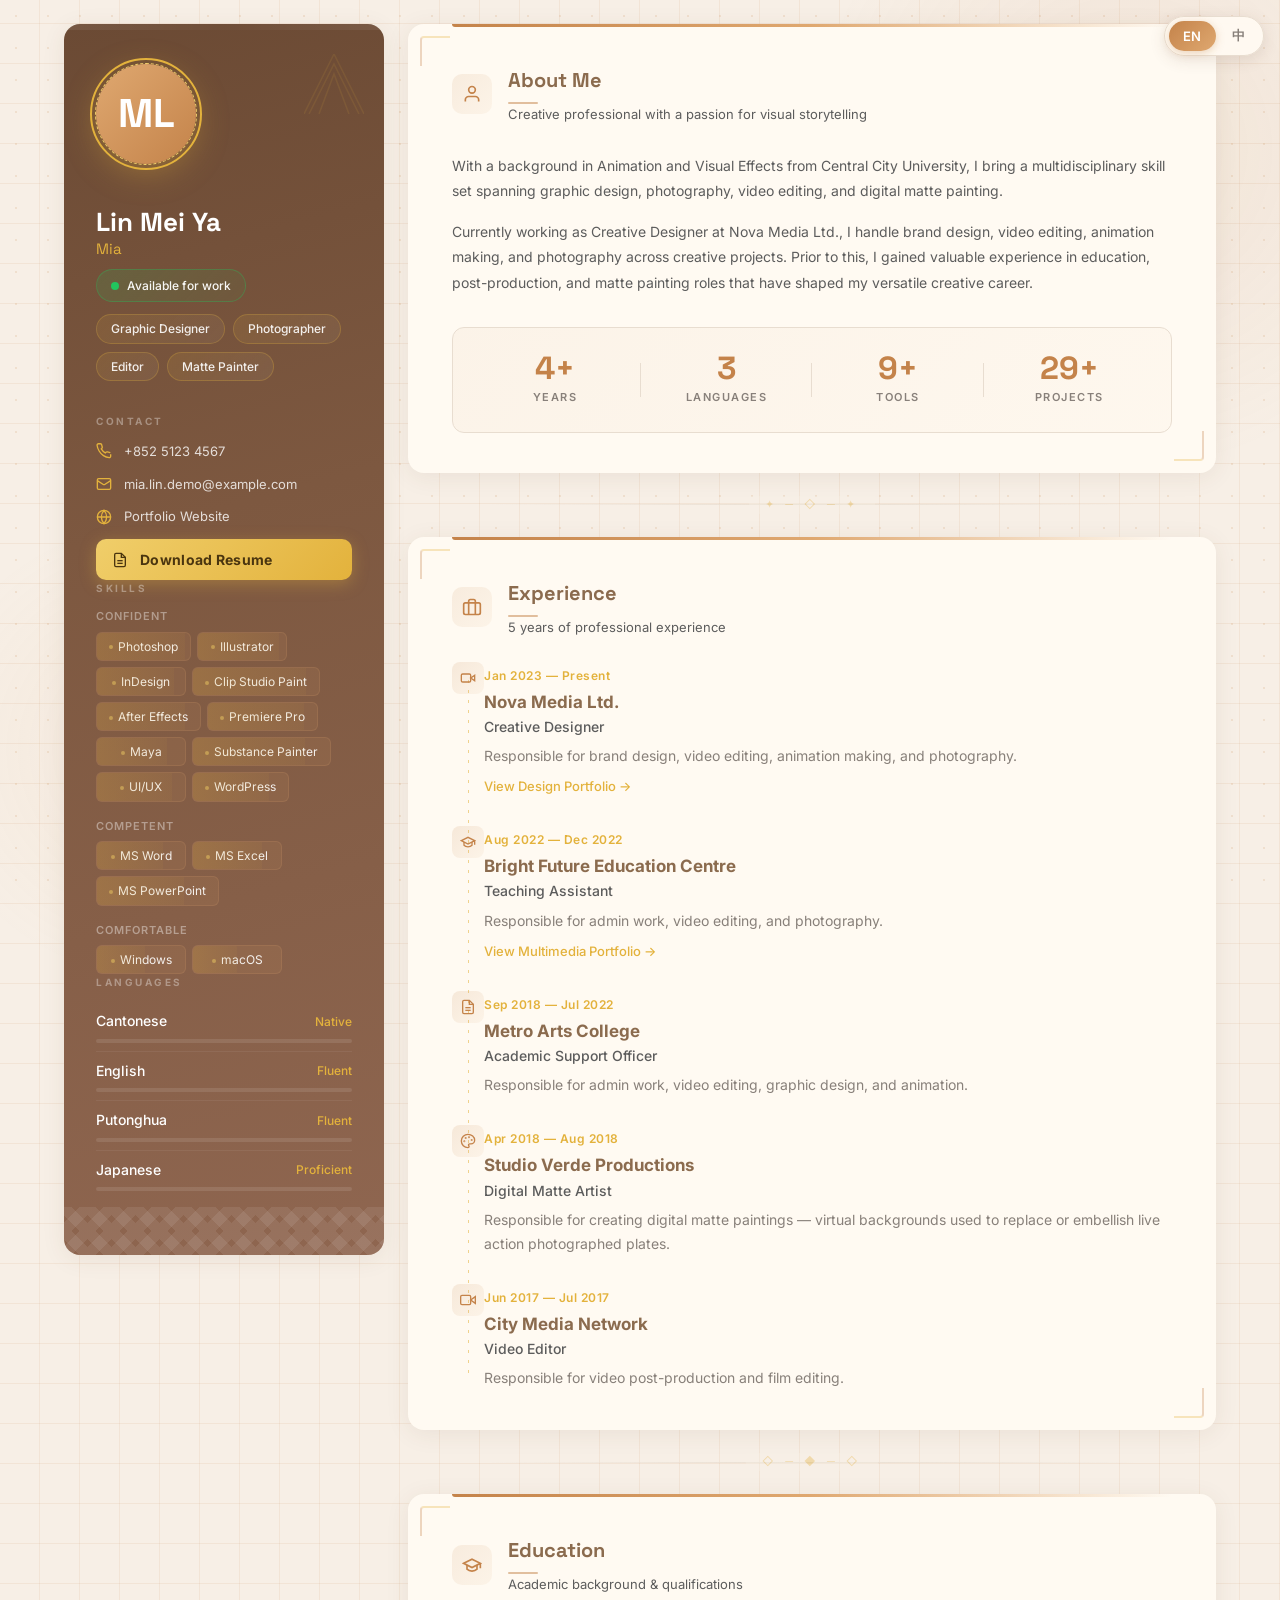
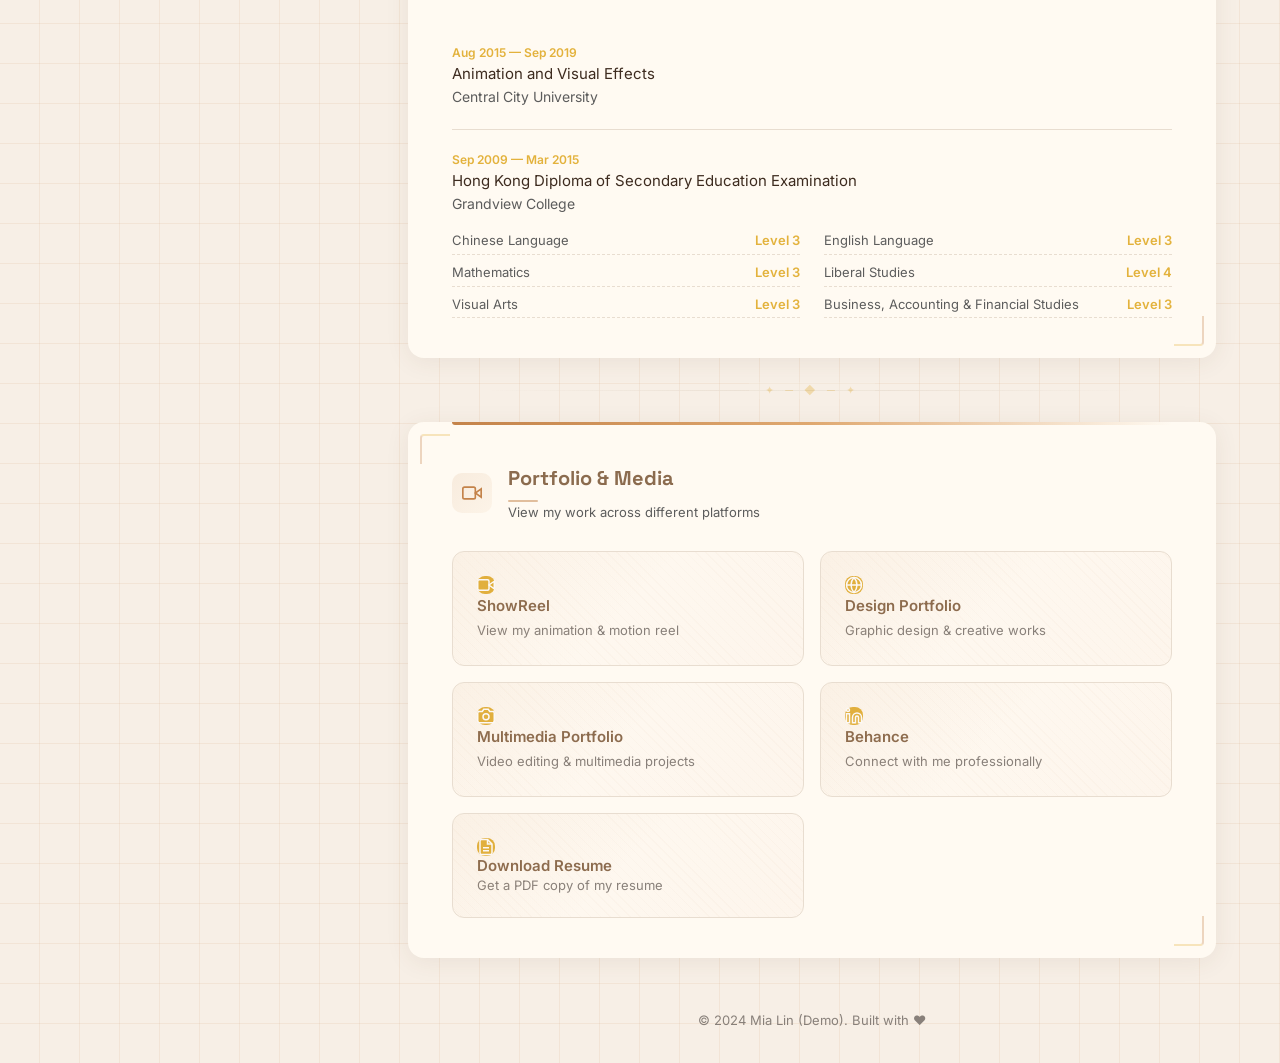
<file: DemoCV/DemoCV.html>
<!DOCTYPE html>
<html lang="en">
<head>
  <meta charset="UTF-8">
  <meta name="viewport" content="width=device-width, initial-scale=1.0">
  <title>Demo CV | Workshop Sample</title>
  <link rel="preconnect" href="https://fonts.googleapis.com">
  <link rel="preconnect" href="https://fonts.gstatic.com" crossorigin>
  <link href="https://fonts.googleapis.com/css2?family=Inter:wght@300;400;500;600;700;800&family=Space+Grotesk:wght@400;500;600;700&family=Noto+Sans+TC:wght@300;400;500;600;700&display=swap" rel="stylesheet">
  <style>
    *, *::before, *::after { margin: 0; padding: 0; box-sizing: border-box; }

    :root {
      --primary: #8b6b4e;
      --primary-light: #a08060;
      --accent: #c4834a;
      --accent-light: #dfa870;
      --gold: #e3b23c;
      --gold-light: #f0ce6a;
      --bg: #f7efe6;
      --card: #fffaf2;
      --text: #3d2b1f;
      --text-light: #5c5c5c;
      --text-muted: #88807a;
      --border: #e8ddd0;
      --sidebar-width: 320px;
      --shadow: 0 4px 24px rgba(92,58,40,0.08);
      --radius: 16px;
    }

    html { scroll-behavior: smooth; }

    body {
      font-family: 'Inter', -apple-system, BlinkMacSystemFont, sans-serif;
      background-color: var(--bg);
      background-image:
        repeating-linear-gradient(0deg, transparent, transparent 39px, rgba(196,131,74,0.10) 39px, rgba(196,131,74,0.10) 40px),
        repeating-linear-gradient(90deg, transparent, transparent 39px, rgba(196,131,74,0.10) 39px, rgba(196,131,74,0.10) 40px);
      color: var(--text);
      line-height: 1.6;
      font-size: 15px;
      position: relative;
      overflow-x: hidden;
      min-height: 100vh;
    }

    body::before {
      content: '';
      position: fixed;
      width: 700px;
      height: 700px;
      border-radius: 50%;
      background: radial-gradient(circle, rgba(196,131,74,0.10) 0%, transparent 65%);
      top: -200px;
      right: -200px;
      pointer-events: none;
      z-index: 0;
    }

    body::after {
      content: '';
      position: fixed;
      width: 500px;
      height: 500px;
      border-radius: 50%;
      background: radial-gradient(circle, rgba(223,168,112,0.08) 0%, transparent 65%);
      bottom: -100px;
      left: -100px;
      pointer-events: none;
      z-index: 0;
    }

    .bg-pattern {
      position: fixed;
      inset: 0;
      pointer-events: none;
      z-index: 0;
      background-image:
        repeating-conic-gradient(rgba(196,131,74,0.02) 0% 25%, transparent 0% 50%);
      background-size: 80px 80px;
    }

    /* Warm decorative dots overlay */
    .bg-dots {
      position: fixed;
      inset: 0;
      pointer-events: none;
      z-index: 0;
      opacity: 0.30;
      background-image: radial-gradient(circle, rgba(196,131,74,0.5) 1.5px, transparent 1.5px);
      background-size: 32px 32px;
    }

    .app { position: relative; z-index: 1; }

    .app {
      display: flex;
      min-height: 100vh;
      max-width: 1200px;
      margin: 0 auto;
      padding: 24px;
      gap: 24px;
    }

    /* ========== SIDEBAR ========== */
    .sidebar {
      width: var(--sidebar-width);
      flex-shrink: 0;
      background: linear-gradient(165deg, #6b4a34 0%, #7d5840 40%, #8f6650 100%);
      border-radius: var(--radius);
      padding: 40px 32px 56px;
      color: #fff;
      position: sticky;
      top: 24px;
      align-self: flex-start;
      box-shadow: var(--shadow);
      display: flex;
      flex-direction: column;
      gap: 32px;
      overflow: hidden;
    }

    .sidebar::before {
      content: '';
      position: absolute;
      top: 0;
      left: 0;
      right: 0;
      height: 6px;
      background: linear-gradient(90deg, rgba(255,255,255,0.08), rgba(255,255,255,0.02) 50%, rgba(255,255,255,0.08));
    }

    .sidebar-decoration {
      position: absolute;
      top: 30px;
      right: 20px;
      width: 60px;
      height: 60px;
      pointer-events: none;
      opacity: 0.18;
    }

    .sidebar-decoration svg { width: 100%; height: 100%; }

    .sidebar::after {
      content: '';
      position: absolute;
      bottom: 0;
      left: 0;
      right: 0;
      height: 48px;
      background:
        linear-gradient(135deg, transparent 33.33%, rgba(255,255,255,0.08) 33.33%, rgba(255,255,255,0.08) 66.66%, transparent 66.66%),
        linear-gradient(45deg, transparent 33.33%, rgba(255,255,255,0.08) 33.33%, rgba(255,255,255,0.08) 66.66%, transparent 66.66%);
      background-size: 24px 24px;
      pointer-events: none;
    }

    .avatar {
      width: 100px;
      height: 100px;
      border-radius: 50%;
      background: linear-gradient(135deg, var(--accent-light), var(--accent));
      display: flex;
      align-items: center;
      justify-content: center;
      font-size: 40px;
      font-weight: 700;
      font-family: 'Space Grotesk', sans-serif;
      color: #fff;
      margin-bottom: 4px;
      box-shadow: 0 8px 32px rgba(227,178,60,0.35);
      position: relative;
    }

    .avatar-ring {
      position: absolute;
      inset: -6px;
      border-radius: 50%;
      border: 2px solid var(--gold);
      pointer-events: none;
    }

    .avatar-ring::before {
      content: '';
      position: absolute;
      inset: 3px;
      border-radius: 50%;
      border: 1px dashed var(--gold-light);
    }

    .divider {
      text-align: center;
      position: relative;
      height: 24px;
      display: flex;
      align-items: center;
      justify-content: center;
    }

    .divider::before {
      content: '';
      position: absolute;
      left: 10%;
      right: 10%;
      height: 1px;
      background: linear-gradient(90deg, transparent, var(--border), transparent);
    }

    .divider-dot {
      position: relative;
      z-index: 2;
      background: var(--bg);
      padding: 0 16px;
      color: var(--gold);
      font-size: 11px;
      opacity: 0.35;
      letter-spacing: 4px;
    }

    .divider-dot span {
      display: inline-block;
      animation: dividerPulse 3s ease-in-out infinite;
    }

    @keyframes dividerPulse {
      0%, 100% { opacity: 0.35; transform: scale(1); }
      50% { opacity: 0.6; transform: scale(1.1); }
    }

    .sidebar-name {
      font-family: 'Space Grotesk', sans-serif;
      font-size: 26px;
      font-weight: 700;
      line-height: 1.15;
      margin-top: 8px;
    }

    .sidebar-name span {
      display: block;
      font-size: 15px;
      font-weight: 400;
      color: var(--gold);
      margin-top: 2px;
    }

    .sidebar-tags {
      display: flex;
      flex-wrap: wrap;
      gap: 8px;
    }

    .sidebar-tag {
      padding: 4px 14px;
      border-radius: 50px;
      background: linear-gradient(135deg, rgba(227,178,60,0.12), rgba(255,255,255,0.05));
      border: 1px solid rgba(227,178,60,0.25);
      font-size: 12px;
      font-weight: 500;
      color: rgba(255,255,255,0.9);
    }

    .section-label {
      font-size: 10px;
      font-weight: 700;
      letter-spacing: 2.5px;
      text-transform: uppercase;
      color: rgba(255,255,255,0.35);
      margin-bottom: 12px;
    }

    .sidebar .section-label { color: rgba(255,255,255,0.35); }

    .contact-list {
      display: flex;
      flex-direction: column;
      gap: 12px;
    }

    .contact-item {
      display: flex;
      align-items: center;
      gap: 12px;
      font-size: 13px;
      color: rgba(255,255,255,0.8);
      text-decoration: none;
      transition: color 0.2s;
    }

    .contact-item:hover { color: var(--gold); }

    .contact-item svg {
      width: 16px;
      height: 16px;
      flex-shrink: 0;
      color: var(--accent);
    }

    .skill-group { margin-bottom: 16px; }

    .skill-group:last-child { margin-bottom: 0; }

    .skill-group-title {
      font-size: 11px;
      font-weight: 600;
      letter-spacing: 1px;
      text-transform: uppercase;
      color: rgba(255,255,255,0.4);
      margin-bottom: 6px;
    }

    .skill-items {
      display: flex;
      flex-wrap: wrap;
      gap: 6px;
    }

    .skill-item {
      padding: 4px 12px;
      border-radius: 6px;
      background: rgba(223,168,112,0.1);
      border: 1px solid rgba(223,168,112,0.15);
      font-size: 12px;
      color: rgba(255,255,255,0.9);
      position: relative;
    }

    .skill-item::before {
      content: '';
      display: inline-block;
      width: 4px;
      height: 4px;
      border-radius: 50%;
      background: var(--gold-light);
      margin-right: 5px;
      vertical-align: middle;
      opacity: 0.5;
    }

    .lang-item {
      display: flex;
      align-items: center;
      justify-content: space-between;
      padding: 8px 0;
      border-bottom: 1px solid rgba(255,255,255,0.06);
    }

    .lang-item:last-child { border-bottom: none; }

    .lang-name-sb {
      font-size: 14px;
      font-weight: 500;
    }

    .lang-level-sb {
      font-size: 12px;
      color: var(--gold);
      font-weight: 500;
    }

    /* ========== MAIN ========== */
    .main {
      flex: 1;
      min-width: 0;
      display: flex;
      flex-direction: column;
      gap: 20px;
    }

    .card {
      background: var(--card);
      border-radius: var(--radius);
      padding: 40px 44px;
      box-shadow: var(--shadow);
      position: relative;
      overflow: hidden;
    }

    .card-top-bar {
      position: absolute;
      top: 0;
      left: 44px;
      right: 44px;
      height: 3px;
      background: linear-gradient(90deg, var(--accent), var(--accent-light), transparent);
      border-radius: 0 0 3px 3px;
      z-index: 1;
    }

    .card-corner {
      position: absolute;
      width: 30px;
      height: 30px;
      pointer-events: none;
      opacity: 0.30;
    }

    .card-corner--tl {
      top: 12px;
      left: 12px;
      border-top: 2px solid var(--gold);
      border-left: 2px solid var(--accent);
      border-radius: 4px 0 0 0;
    }

    .card-corner--br {
      bottom: 12px;
      right: 12px;
      border-bottom: 2px solid var(--gold);
      border-right: 2px solid var(--accent);
      border-radius: 0 0 4px 0;
    }

    .card-header {
      display: flex;
      align-items: center;
      gap: 16px;
      margin-bottom: 28px;
    }

    .card-icon {
      width: 40px;
      height: 40px;
      border-radius: 10px;
      background: linear-gradient(135deg, rgba(196,131,74,0.12), rgba(223,168,112,0.08));
      display: flex;
      align-items: center;
      justify-content: center;
      flex-shrink: 0;
    }

    .card-icon svg {
      width: 20px;
      height: 20px;
      color: var(--accent);
    }

    .card-title {
      font-family: 'Space Grotesk', sans-serif;
      font-size: 20px;
      font-weight: 700;
      color: var(--primary);
    }

    .card-title::after {
      content: '';
      display: block;
      width: 30px;
      height: 2px;
      background: var(--accent);
      border-radius: 2px;
      margin-top: 6px;
      opacity: 0.5;
    }

    .card-subtitle {
      font-size: 13px;
      color: var(--text-light);
    }

    /* About */
    .about-text p {
      color: var(--text-light);
      font-size: 14px;
      line-height: 1.8;
      margin-bottom: 16px;
    }

    .about-text p:last-child { margin-bottom: 0; }

    /* Experience Timeline */
    .timeline { position: relative; }

    .timeline::before {
      content: '';
      position: absolute;
      left: 16px;
      top: 14px;
      bottom: 14px;
      width: 1px;
      background: repeating-linear-gradient(
        to bottom,
        var(--gold) 0px,
        var(--gold) 3px,
        transparent 3px,
        transparent 10px
      );
      opacity: 0.55;
    }

    .timeline-item {
      position: relative;
      padding-left: 0;
      padding-bottom: 32px;
    }

    .timeline-item:last-child { padding-bottom: 0; }

    .timeline-dot {
      display: none;
    }

    .timeline-dot::before {
      content: '';
      position: absolute;
      top: 50%;
      left: 50%;
      transform: translate(-50%, -50%);
      width: 4px;
      height: 4px;
      border-radius: 50%;
      background: var(--card);
    }

    .timeline-date {
      font-size: 12px;
      font-weight: 600;
      color: var(--gold);
      letter-spacing: 0.5px;
      margin-bottom: 4px;
    }

    .timeline-org {
      font-size: 17px;
      font-weight: 700;
      color: var(--primary);
    }

    .timeline-role {
      font-size: 14px;
      color: var(--text-light);
      font-weight: 500;
      margin-bottom: 6px;
    }

    .timeline-desc {
      font-size: 14px;
      color: var(--text-muted);
      line-height: 1.7;
    }

    .timeline-link {
      display: inline-flex;
      align-items: center;
      gap: 4px;
      font-size: 13px;
      font-weight: 500;
      color: var(--gold);
      text-decoration: none;
      margin-top: 8px;
    }

    .timeline-link:hover { text-decoration: underline; }

    /* Education */
    .edu-item {
      padding: 20px 0;
      border-bottom: 1px solid var(--border);
    }

    .edu-item:first-child { padding-top: 0; }

    .edu-item:last-child { border-bottom: none; padding-bottom: 0; }

    .edu-date {
      font-size: 12px;
      font-weight: 600;
      color: var(--gold);
    }

    .edu-school {
      font-size: 14px;
      color: var(--text-light);
    }

    .edu-grades {
      margin-top: 12px;
      display: grid;
      grid-template-columns: 1fr 1fr;
      gap: 4px 24px;
    }

    .edu-grade {
      display: flex;
      justify-content: space-between;
      font-size: 13px;
      color: var(--text-light);
      padding: 3px 0;
      border-bottom: 1px dashed var(--border);
    }

    .edu-grade-score {
      font-weight: 600;
      color: var(--gold);
    }

    .contact-item svg {
      width: 16px;
      height: 16px;
      flex-shrink: 0;
      color: var(--gold);
    }

    /* Portfolio Links */
    .portfolio-grid {
      display: grid;
      grid-template-columns: 1fr 1fr;
      gap: 16px;
    }

    .portfolio-card {
      display: flex;
      flex-direction: column;
      padding: 24px;
      border-radius: 12px;
      background: linear-gradient(135deg, #fffaf2, #fdf5ec);
      border: 1px solid var(--border);
      text-decoration: none;
      transition: all 0.25s;
      position: relative;
      overflow: hidden;
    }

    .portfolio-card::after {
      content: '';
      position: absolute;
      top: 0;
      left: 0;
      width: 100%;
      height: 100%;
      background:
        linear-gradient(135deg, rgba(196,131,74,0.08), transparent 50%),
        repeating-linear-gradient(
          45deg,
          transparent,
          transparent 6px,
          rgba(196,131,74,0.03) 6px,
          rgba(196,131,74,0.03) 7px
        );
      pointer-events: none;
    }

    .portfolio-card:hover {
      border-color: var(--accent);
      box-shadow: 0 4px 20px rgba(227,178,60,0.15);
      transform: translateY(-2px);
    }

    .portfolio-icon {
      width: 36px;
      height: 36px;
      border-radius: 8px;
      background: var(--gold);
      width: 18px;
      height: 18px;
      color: #fff;
    }

    .portfolio-name {
      font-size: 15px;
      font-weight: 600;
      color: var(--primary);
    }

    .portfolio-desc {
      font-size: 13px;
      color: var(--text-muted);
      margin-top: 2px;
    }

    /* Footer */
    .footer {
      text-align: center;
      padding: 32px 0 8px;
      color: var(--text-muted);
      font-size: 13px;
    }

    .footer a { color: var(--accent); text-decoration: none; }

    /* ========== RESPONSIVE ========== */
    @media (max-width: 900px) {
      .app { flex-direction: column; padding: 16px; gap: 16px; }
      .sidebar {
        width: 100%;
        position: static;
        padding: 32px 28px;
      }
      .sidebar-decoration { display: none; }
      .card { padding: 28px 24px; }
      .card-top-bar { left: 24px; right: 24px; }
      .card-corner { display: none; }
      .portfolio-grid { grid-template-columns: 1fr; }
      .bg-dots { background-size: 24px 24px; }
    }

    @media (max-width: 600px) {
      .edu-grades { grid-template-columns: 1fr; }
      .app { padding: 12px; gap: 12px; }
      .sidebar { padding: 24px 20px; }
      .sidebar::after { display: none; }
      .card { padding: 24px 20px; }
      .card-top-bar { left: 20px; right: 20px; }
      .card-header { margin-bottom: 20px; }
      .avatar { width: 80px; height: 80px; font-size: 32px; }
      .avatar-ring { display: none; }
      .sidebar-name { font-size: 22px; }
    }

    /* ========== v2.0 NEW: i18n Switcher ========== */
    .lang-switcher {
      position: fixed;
      top: 16px;
      right: 16px;
      z-index: 1000;
      display: flex;
      background: rgba(255, 250, 242, 0.95);
      backdrop-filter: blur(10px);
      -webkit-backdrop-filter: blur(10px);
      border: 1px solid var(--border);
      border-radius: 50px;
      padding: 4px;
      box-shadow: 0 4px 16px rgba(92, 58, 40, 0.12);
      gap: 2px;
    }

    .lang-btn {
      border: none;
      background: transparent;
      color: var(--text-muted);
      font-family: inherit;
      font-size: 13px;
      font-weight: 600;
      padding: 6px 14px;
      border-radius: 50px;
      cursor: pointer;
      transition: all 0.25s ease;
      letter-spacing: 0.5px;
    }

    .lang-btn:hover { color: var(--accent); }

    .lang-btn.active {
      background: linear-gradient(135deg, var(--accent), var(--accent-light));
      color: #fff;
      box-shadow: 0 2px 8px rgba(196, 131, 74, 0.35);
    }

    body.lang-zh {
      font-family: 'Noto Sans TC', 'Inter', -apple-system, BlinkMacSystemFont, sans-serif;
    }

    /* ========== v2.0 NEW: Status Badge ========== */
    .status-badge {
      display: inline-flex;
      align-items: center;
      gap: 8px;
      padding: 6px 14px;
      margin-top: 12px;
      border-radius: 50px;
      background: linear-gradient(135deg, rgba(34, 197, 94, 0.15), rgba(34, 197, 94, 0.05));
      border: 1px solid rgba(34, 197, 94, 0.3);
      font-size: 12px;
      font-weight: 500;
      color: rgba(255, 255, 255, 0.95);
    }

    .status-dot {
      width: 8px;
      height: 8px;
      border-radius: 50%;
      background: #22c55e;
      box-shadow: 0 0 0 0 rgba(34, 197, 94, 0.7);
      animation: statusPulse 2s ease-in-out infinite;
      flex-shrink: 0;
    }

    @keyframes statusPulse {
      0%, 100% { box-shadow: 0 0 0 0 rgba(34, 197, 94, 0.7); }
      50% { box-shadow: 0 0 0 6px rgba(34, 197, 94, 0); }
    }

    /* ========== v2.0 NEW: Entry & Scroll Animations ========== */
    .app { opacity: 0; }
    .app.ready { opacity: 1; }

    .sidebar {
      opacity: 0;
      transform: translateX(-30px);
      transition: opacity 0.8s ease, transform 0.8s ease;
    }

    .sidebar.in-view {
      opacity: 1;
      transform: translateX(0);
    }

    .main {
      opacity: 0;
      transform: translateX(30px);
      transition: opacity 0.8s ease 0.2s, transform 0.8s ease 0.2s;
    }

    .main.in-view {
      opacity: 1;
      transform: translateX(0);
    }

    .animate-on-scroll {
      opacity: 0;
      transform: translateY(24px);
      transition: opacity 0.7s ease, transform 0.7s ease;
    }

    .animate-on-scroll.in-view {
      opacity: 1;
      transform: translateY(0);
    }

    .animate-on-scroll:nth-child(1) { transition-delay: 0.05s; }
    .animate-on-scroll:nth-child(2) { transition-delay: 0.15s; }
    .animate-on-scroll:nth-child(3) { transition-delay: 0.25s; }
    .animate-on-scroll:nth-child(4) { transition-delay: 0.35s; }
    .animate-on-scroll:nth-child(5) { transition-delay: 0.45s; }
    .animate-on-scroll:nth-child(6) { transition-delay: 0.55s; }

    /* ========== v2.0 NEW: Skill Progress Bars ========== */
    .skill-item {
      position: relative;
      overflow: hidden;
      min-width: 90px;
      text-align: center;
    }

    .skill-item::before {
      z-index: 1;
    }

    .skill-item-label {
      position: relative;
      z-index: 2;
    }

    .skill-item::after {
      content: '';
      position: absolute;
      left: 0;
      top: 0;
      bottom: 0;
      width: var(--level, 0%);
      background: linear-gradient(90deg, rgba(227, 178, 60, 0.18), rgba(227, 178, 60, 0.05));
      transition: width 1.2s cubic-bezier(0.22, 1, 0.36, 1);
    }

    .skill-item.in-view::after { width: var(--level); }

    /* ========== v2.0 NEW: Stats Data Wall ========== */
    .stats-grid {
      display: grid;
      grid-template-columns: repeat(4, 1fr);
      gap: 16px;
      margin-top: 32px;
      padding: 24px;
      border-radius: 12px;
      background: linear-gradient(135deg, rgba(196, 131, 74, 0.06), rgba(223, 168, 112, 0.03));
      border: 1px solid var(--border);
    }

    .stats-item {
      text-align: center;
      position: relative;
    }

    .stats-item:not(:last-child)::after {
      content: '';
      position: absolute;
      right: -8px;
      top: 20%;
      bottom: 20%;
      width: 1px;
      background: var(--border);
    }

    .stats-number {
      font-family: 'Space Grotesk', sans-serif;
      font-size: 32px;
      font-weight: 700;
      color: var(--accent);
      line-height: 1;
      display: block;
    }

    .stats-label {
      font-size: 11px;
      font-weight: 600;
      color: var(--text-muted);
      letter-spacing: 1.5px;
      text-transform: uppercase;
      margin-top: 6px;
    }

    /* ========== v2.0 NEW: Timeline Icons ========== */
    .timeline-item {
      display: grid;
      grid-template-columns: 32px 1fr;
      align-items: start;
    }

    .timeline-icon {
      width: 32px;
      height: 32px;
      border-radius: 8px;
      background: linear-gradient(135deg, rgba(196, 131, 74, 0.15), rgba(223, 168, 112, 0.08));
      display: flex;
      align-items: center;
      justify-content: center;
      position: relative;
      z-index: 2;
      margin-top: -4px;
    }

    .timeline-icon svg {
      width: 16px;
      height: 16px;
      color: var(--accent);
    }

    .timeline-content {
      min-width: 0;
    }

    /* ========== v2.0 NEW: Language Progress Bars ========== */
    .lang-item {
      flex-direction: column;
      align-items: stretch;
      gap: 6px;
    }

    .lang-header {
      display: flex;
      justify-content: space-between;
      align-items: center;
    }

    .lang-bar {
      width: 100%;
      height: 4px;
      background: rgba(255, 255, 255, 0.1);
      border-radius: 2px;
      overflow: hidden;
    }

    .lang-bar-fill {
      height: 100%;
      background: linear-gradient(90deg, var(--gold), var(--gold-light));
      border-radius: 2px;
      width: 0%;
      transition: width 1.4s cubic-bezier(0.22, 1, 0.36, 1);
    }

    .lang-bar-fill.in-view { width: var(--level, 100%); }

    /* ========== v2.0 NEW: 3D Card Tilt ========== */
    .portfolio-card {
      transform-style: preserve-3d;
      will-change: transform;
    }

    /* ========== v3.0 NEW: Download Resume Buttons ========== */
    button {
      font-family: inherit;
    }

    .contact-item.dl-btn-sidebar {
      width: 100%;
      background: linear-gradient(135deg, var(--gold-light), var(--gold));
      color: #4a350f;
      border: none;
      border-radius: 10px;
      padding: 12px 16px;
      cursor: pointer;
      font-family: inherit;
      font-size: 14px;
      font-weight: 700;
      letter-spacing: 0.3px;
      box-shadow: 0 4px 16px rgba(227, 178, 60, 0.35);
      transition: transform 0.2s ease, box-shadow 0.2s ease;
      text-align: left;
    }

    .contact-item.dl-btn-sidebar:hover {
      color: #4a350f;
      transform: translateY(-2px);
      box-shadow: 0 6px 22px rgba(227, 178, 60, 0.5);
    }

    .contact-item.dl-btn-sidebar svg { color: #4a350f; }

    button.portfolio-card.dl-portfolio-btn {
      width: 100%;
      border: 1px solid var(--border);
      cursor: pointer;
      text-align: left;
      font-family: inherit;
    }

    button.portfolio-card.dl-portfolio-btn:hover {
      border-color: var(--gold);
      box-shadow: 0 4px 24px rgba(227, 178, 60, 0.25);
      transform: translateY(-2px);
    }

    .dl-fab {
      position: fixed;
      right: 24px;
      bottom: 24px;
      z-index: 1000;
      display: flex;
      align-items: center;
      gap: 10px;
      padding: 16px 26px;
      border: none;
      border-radius: 50px;
      background: linear-gradient(135deg, var(--gold-light), var(--gold) 55%, var(--accent));
      color: #3d2b1f;
      font-family: 'Space Grotesk', 'Inter', sans-serif;
      font-size: 16px;
      font-weight: 700;
      cursor: pointer;
      box-shadow: 0 10px 34px rgba(196, 131, 74, 0.45);
      opacity: 0;
      visibility: hidden;
      transform: translateY(16px);
      transition: opacity 0.35s ease, transform 0.35s ease, visibility 0.35s ease, box-shadow 0.25s ease;
    }

    .dl-fab.show {
      opacity: 1;
      visibility: visible;
      transform: translateY(0);
      pointer-events: auto;
    }

    .dl-fab svg {
      width: 22px;
      height: 22px;
      flex-shrink: 0;
    }

    .dl-fab:hover {
      transform: translateY(-3px) scale(1.03);
      box-shadow: 0 14px 40px rgba(196, 131, 74, 0.55);
    }

    .dl-fab:active { transform: translateY(-1px) scale(1.01); }

    @media (max-width: 600px) {
      .dl-fab { right: 16px; bottom: 16px; padding: 13px 20px; font-size: 14px; }
    }

    /* ========== v3.0 NEW: Print Styles (同 HTML 版式 • 一頁 A4) ========== */
    @media print {
      @page { size: A4 portrait; margin: 8mm; }

      * { -webkit-print-color-adjust: exact !important; print-color-adjust: exact !important; }

      html, body { background: #fff !important; }

      body {
        background: #fff !important;
        background-image: none !important;
        color: #000 !important;
        font-size: 8.5pt;
        line-height: 1.35;
      }

      body::before, body::after,
      .bg-dots, .bg-pattern,
      .sidebar-decoration,
      .card-top-bar, .card-corner,
      .lang-switcher, .dl-fab,
      .divider, .card::before {
        display: none !important;
      }

      /* 強制顯示所有動畫元素、取消位移 */
      .app, .sidebar, .main,
      .animate-on-scroll, .skill-item, .lang-item, .portfolio-card {
        opacity: 1 !important;
        transform: none !important;
      }

      .app {
        display: flex;
        flex-direction: row;
        align-items: flex-start;
        gap: 7pt;
        max-width: none;
        width: 100%;
        margin: 0;
        padding: 0;
      }

      /* ===== 側欄 33%：保留棕色漸層，與畫面一致 ===== */
      .sidebar {
        width: 33%;
        min-width: 0;
        position: static;
        align-self: flex-start;
        padding: 11pt 12pt 9pt;
        background: linear-gradient(165deg, #6b4a34 0%, #7d5840 40%, #8f6650 100%) !important;
        color: #fff !important;
        border-radius: 8pt;
        box-shadow: none;
        gap: 12pt;
      }
      .sidebar::before, .sidebar::after { display: none !important; }

      .avatar { width: 48pt; height: 48pt; font-size: 22pt; margin-bottom: 2pt; }
      .avatar-ring { display: none !important; }

      .sidebar-name { font-size: 15pt; }
      .sidebar-name span { font-size: 9pt; }

      .status-badge { font-size: 7pt; padding: 3px 9px; margin-top: 8px; }

      .sidebar-tags { gap: 4px; margin-top: 8px !important; }
      .sidebar-tag { font-size: 7pt; padding: 2px 8px; }

      .section-label { font-size: 6.5pt !important; letter-spacing: 1.5px; margin-bottom: 4pt; }

      .contact-item { font-size: 7.5pt; gap: 6pt; }
      .contact-item svg { width: 10px; height: 10px; color: var(--gold) !important; }
      .contact-item.dl-btn-sidebar { display: none !important; }

      .skill-group { margin-bottom: 6pt; }
      .skill-group-title { font-size: 6.5pt; margin-bottom: 3pt; }
      .skill-items { gap: 3px; }
      .skill-item { font-size: 7pt; padding: 1px 5px; min-width: 0; width: auto; }
      .skill-item::after { display: none; }
      .skill-item::before { opacity: 0.6; }

      .lang-item { padding: 2px 0; gap: 2px; }
      .lang-name-sb { font-size: 7.5pt; }
      .lang-level-sb { font-size: 6.5pt; }
      .lang-bar { height: 3px; }

      /* ===== 主內容 67%：白底卡片依序排列 ===== */
      .main {
        width: 67%;
        min-width: 0;
        display: flex;
        flex-direction: column;
        gap: 6pt;
      }

      .card {
        padding: 9pt 11pt;
        margin: 0;
        border-radius: 8pt;
        background: #fff !important;
        box-shadow: none !important;
        page-break-inside: avoid;
      }

      .card-header { margin-bottom: 5pt; gap: 8pt; }
      .card-icon { width: 20pt; height: 20pt; border-radius: 6pt; }
      .card-icon svg { width: 11px; height: 11px; }
      .card-title { font-size: 11.5pt; color: #6b4a34 !important; }
      .card-title::after { display: none; }
      .card-subtitle { font-size: 7.5pt; }

      .about-text p { font-size: 8pt; line-height: 1.42; margin-bottom: 5pt; color: #333 !important; }

      .stats-grid {
        margin-top: 6pt;
        padding: 6pt 8pt;
        gap: 4pt;
        border-radius: 6pt;
      }
      .stats-number { font-size: 14pt; }
      .stats-label { font-size: 6pt; letter-spacing: 1px; }
      .stats-item:not(:last-child)::after { opacity: 0.5; }

      .timeline::before { display: none !important; }
      .timeline-item {
        display: grid;
        grid-template-columns: 16pt 1fr;
        align-items: start;
        gap: 5pt;
        padding-left: 0 !important;
        padding-bottom: 6pt;
        page-break-inside: avoid;
      }
      .timeline-item:last-child { padding-bottom: 0; }
      .timeline-icon { width: 16pt; height: 16pt; margin-top: 0; }
      .timeline-icon svg { width: 9px; height: 9px; }
      .timeline-date { font-size: 7pt; margin-bottom: 1pt; }
      .timeline-org { font-size: 9.5pt; color: #6b4a34 !important; }
      .timeline-role { font-size: 7.5pt; margin-bottom: 1pt; }
      .timeline-desc { font-size: 7pt; line-height: 1.35; color: #333 !important; }
      .timeline-link { font-size: 7pt; margin-top: 1pt; }

      .edu-item { padding: 4pt 0; }
      .edu-date { font-size: 7pt; }
      .edu-degree { font-size: 8.5pt; }
      .edu-school { font-size: 7.5pt; }
      .edu-grades { margin-top: 3pt; grid-template-columns: 1fr 1fr; gap: 0 8pt; }
      .edu-grade { font-size: 7pt; padding: 0.5px 0; }

      .portfolio-grid { grid-template-columns: repeat(4, 1fr); gap: 4pt; }
      .portfolio-card {
        padding: 5pt;
        border-radius: 6pt;
        background: #fff !important;
        border: 1px solid #e0d5c8 !important;
        page-break-inside: avoid;
      }
      .portfolio-card::after { display: none; }
      .portfolio-icon { width: 12px; height: 12px; border-radius: 4pt; }
      .portfolio-icon svg { width: 12px; height: 12px; }
      .portfolio-name { font-size: 7pt; }
      .portfolio-desc { font-size: 6pt; margin-top: 0; color: #666 !important; }
      button.portfolio-card.dl-portfolio-btn { display: none !important; }

      .footer { font-size: 7pt; padding: 2pt 0 0; }

      a { color: #000 !important; text-decoration: none; }
      a[href]::after { content: none !important; }
    }
  </style>
</head>
<body>
  <div class="bg-dots"></div>

  <!-- v3.0 Download Resume Floating Button -->
  <button type="button" class="dl-fab" onclick="printResume()" aria-label="Download Resume">
    <svg viewBox="0 0 24 24" fill="none" stroke="currentColor" stroke-width="2"><path d="M21 15v4a2 2 0 0 1-2 2H5a2 2 0 0 1-2-2v-4"/><polyline points="7 10 12 15 17 10"/><line x1="12" y1="15" x2="12" y2="3"/></svg>
    <span data-en="Download Resume" data-zh="下載履歷 PDF">Download Resume</span>
  </button>

  <!-- v2.0 Language Switcher -->
  <div class="lang-switcher" role="group" aria-label="Language switcher">
    <button class="lang-btn active" data-lang="en" type="button" aria-label="English">EN</button>
    <button class="lang-btn" data-lang="zh" type="button" aria-label="繁體中文">中</button>
  </div>

  <div class="app">

    <!-- SIDEBAR -->
    <aside class="sidebar">
      <div class="sidebar-decoration">
        <svg viewBox="0 0 60 60" fill="none" stroke="rgba(227,178,60,0.6)" stroke-width="1.5">
          <path d="M0 60 L30 0 L60 60"/>
          <path d="M15 60 L30 20 L45 60"/>
          <path d="M5 60 L30 10 L55 60"/>
        </svg>
      </div>
      <div class="avatar">ML<div class="avatar-ring"></div></div>

      <div>
        <div class="sidebar-name">Lin Mei Ya<span>Mia</span></div>
        <div class="status-badge">
          <span class="status-dot"></span>
          <span data-en="Available for work" data-zh="可接案 / 求職中">Available for work</span>
        </div>
        <div class="sidebar-tags" style="margin-top:12px">
          <span class="sidebar-tag" data-en="Graphic Designer" data-zh="平面設計師">Graphic Designer</span>
          <span class="sidebar-tag" data-en="Photographer" data-zh="攝影師">Photographer</span>
          <span class="sidebar-tag" data-en="Editor" data-zh="剪輯師">Editor</span>
          <span class="sidebar-tag" data-en="Matte Painter" data-zh="數位繪景師">Matte Painter</span>
        </div>
      </div>

      <div>
        <div class="section-label" data-en="Contact" data-zh="聯絡">Contact</div>
        <div class="contact-list">
          <a href="tel:+85251234567" class="contact-item">
            <svg viewBox="0 0 24 24" fill="none" stroke="currentColor" stroke-width="2"><path d="M22 16.92v3a2 2 0 0 1-2.18 2 19.79 19.79 0 0 1-8.63-3.07A19.5 19.5 0 0 1 4.69 12a19.79 19.79 0 0 1-3.07-8.67A2 2 0 0 1 3.6 1.18h3a2 2 0 0 1 2 1.72 12.84 12.84 0 0 0 .7 2.81 2 2 0 0 1-.45 2.11L7.91 8.9a16 16 0 0 0 6 6l1.06-1.06a2 2 0 0 1 2.11-.45 12.84 12.84 0 0 0 2.81.7A2 2 0 0 1 21.16 15"/></svg>
            +852 5123 4567
          </a>
          <a href="mailto:mia.lin.demo@example.com" class="contact-item">
            <svg viewBox="0 0 24 24" fill="none" stroke="currentColor" stroke-width="2"><rect x="2" y="4" width="20" height="16" rx="2"/><path d="m22 7-8.97 5.7a1.94 1.94 0 0 1-2.06 0L2 7"/></svg>
            mia.lin.demo@example.com
          </a>
          <a href="https://example.com/mia-lin-demo" target="_blank" class="contact-item">
            <svg viewBox="0 0 24 24" fill="none" stroke="currentColor" stroke-width="2"><circle cx="12" cy="12" r="10"/><path d="M2 12h20M12 2a15.3 15.3 0 0 1 4 10 15.3 15.3 0 0 1-4 10 15.3 15.3 0 0 1-4-10 15.3 15.3 0 0 1 4-10z"/></svg>
            <span data-en="Portfolio Website" data-zh="作品集網站">Portfolio Website</span>
          </a>
          <button type="button" class="contact-item dl-btn-sidebar" onclick="printResume()">
            <svg viewBox="0 0 24 24" fill="none" stroke="currentColor" stroke-width="2"><path d="M14 2H6a2 2 0 0 0-2 2v16a2 2 0 0 0 2 2h12a2 2 0 0 0 2-2V8z"/><polyline points="14 2 14 8 20 8"/><line x1="16" y1="13" x2="8" y2="13"/><line x1="16" y1="17" x2="8" y2="17"/></svg>
            <span data-en="Download Resume" data-zh="下載履歷 PDF">Download Resume</span>
          </button>
      </div>

      <div>
        <div class="section-label" data-en="Skills" data-zh="技能">Skills</div>
        <div class="skill-group">
          <div class="skill-group-title" data-en="Confident" data-zh="熟練">Confident</div>
          <div class="skill-items">
            <span class="skill-item" data-level="95">Photoshop</span>
            <span class="skill-item" data-level="92">Illustrator</span>
            <span class="skill-item" data-level="88">InDesign</span>
            <span class="skill-item" data-level="90">Clip Studio Paint</span>
            <span class="skill-item" data-level="85">After Effects</span>
            <span class="skill-item" data-level="88">Premiere Pro</span>
            <span class="skill-item" data-level="80">Maya</span>
            <span class="skill-item" data-level="82">Substance Painter</span>
            <span class="skill-item" data-level="85">UI/UX</span>
            <span class="skill-item" data-level="80">WordPress</span>
          </div>
        </div>
        <div class="skill-group">
          <div class="skill-group-title" data-en="Competent" data-zh="熟悉">Competent</div>
          <div class="skill-items">
            <span class="skill-item" data-level="75">MS Word</span>
            <span class="skill-item" data-level="78">MS Excel</span>
            <span class="skill-item" data-level="72">MS PowerPoint</span>
          </div>
        </div>
        <div class="skill-group">
          <div class="skill-group-title" data-en="Comfortable" data-zh="尚可">Comfortable</div>
          <div class="skill-items">
            <span class="skill-item" data-level="55">Windows</span>
            <span class="skill-item" data-level="50">macOS</span>
          </div>
        </div>
      </div>

      <div>
        <div class="section-label" data-en="Languages" data-zh="語言能力">Languages</div>
        <div>
          <div class="lang-item" data-level="100">
            <div class="lang-header">
              <span class="lang-name-sb" data-en="Cantonese" data-zh="廣東話">Cantonese</span>
              <span class="lang-level-sb" data-en="Native" data-zh="母語">Native</span>
            </div>
            <div class="lang-bar"><div class="lang-bar-fill"></div></div>
          </div>
          <div class="lang-item" data-level="90">
            <div class="lang-header">
              <span class="lang-name-sb" data-en="English" data-zh="英語">English</span>
              <span class="lang-level-sb" data-en="Fluent" data-zh="流利">Fluent</span>
            </div>
            <div class="lang-bar"><div class="lang-bar-fill"></div></div>
          </div>
          <div class="lang-item" data-level="90">
            <div class="lang-header">
              <span class="lang-name-sb" data-en="Putonghua" data-zh="普通話">Putonghua</span>
              <span class="lang-level-sb" data-en="Fluent" data-zh="流利">Fluent</span>
            </div>
            <div class="lang-bar"><div class="lang-bar-fill"></div></div>
          </div>
          <div class="lang-item" data-level="70">
            <div class="lang-header">
              <span class="lang-name-sb" data-en="Japanese" data-zh="日語">Japanese</span>
              <span class="lang-level-sb" data-en="Proficient" data-zh="精通">Proficient</span>
            </div>
            <div class="lang-bar"><div class="lang-bar-fill"></div></div>
          </div>
        </div>
      </div>
    </aside>

    <!-- MAIN -->
    <main class="main">

      <!-- About -->
      <section class="card animate-on-scroll">
        <div class="card-top-bar"></div>
        <div class="card-corner card-corner--tl"></div>
        <div class="card-corner card-corner--br"></div>
        <div class="card-header">
          <div class="card-icon">
            <svg viewBox="0 0 24 24" fill="none" stroke="currentColor" stroke-width="2"><path d="M20 21v-2a4 4 0 0 0-4-4H8a4 4 0 0 0-4 4v2"/><circle cx="12" cy="7" r="4"/></svg>
          </div>
          <div>
            <div class="card-title" data-en="About Me" data-zh="關於我">About Me</div>
            <div class="card-subtitle" data-en="Creative professional with a passion for visual storytelling" data-zh="熱愛視覺敘事的創意工作者">Creative professional with a passion for visual storytelling</div>
          </div>
        </div>
        <div class="about-text">
          <p data-en="With a background in Animation and Visual Effects from Central City University, I bring a multidisciplinary skill set spanning graphic design, photography, video editing, and digital matte painting." data-zh="畢業於中央城市大學動畫及視覺特效系，擁有平面設計、攝影、影片剪輯及數位繪景的多元技能組合。">With a background in Animation and Visual Effects from Central City University, I bring a multidisciplinary skill set spanning graphic design, photography, video editing, and digital matte painting.</p>
          <p data-en="Currently working as Creative Designer at Nova Media Ltd., I handle brand design, video editing, animation making, and photography across creative projects. Prior to this, I gained valuable experience in education, post-production, and matte painting roles that have shaped my versatile creative career." data-zh="現任 Nova Media Ltd. 創意設計師，負責品牌設計、影片剪輯、動畫製作及攝影工作。過去曾於教育、影視後期及數位繪景等領域深耕，累積了豐富的跨領域創作經驗。">Currently working as Creative Designer at Nova Media Ltd., I handle brand design, video editing, animation making, and photography across creative projects. Prior to this, I gained valuable experience in education, post-production, and matte painting roles that have shaped my versatile creative career.</p>
        </div>

        <!-- Stats Data Wall -->
        <div class="stats-grid">
          <div class="stats-item">
            <span class="stats-number" data-target="5" data-suffix="+">0</span>
            <span class="stats-label" data-en="Years" data-zh="年經驗">Years</span>
          </div>
          <div class="stats-item">
            <span class="stats-number" data-target="4" data-suffix="">0</span>
            <span class="stats-label" data-en="Languages" data-zh="語言">Languages</span>
          </div>
          <div class="stats-item">
            <span class="stats-number" data-target="10" data-suffix="+">0</span>
            <span class="stats-label" data-en="Tools" data-zh="工具">Tools</span>
          </div>
          <div class="stats-item">
            <span class="stats-number" data-target="30" data-suffix="+">0</span>
            <span class="stats-label" data-en="Projects" data-zh="專案">Projects</span>
          </div>
        </div>
      </section>

      <div class="divider"><span class="divider-dot"><span>✦</span> ─ <span>◇</span> ─ <span>✦</span></span></div>

      <!-- Experience -->
      <section class="card animate-on-scroll">
        <div class="card-top-bar"></div>
        <div class="card-corner card-corner--tl"></div>
        <div class="card-corner card-corner--br"></div>
        <div class="card-header">
          <div class="card-icon">
            <svg viewBox="0 0 24 24" fill="none" stroke="currentColor" stroke-width="2"><rect x="2" y="7" width="20" height="14" rx="2" ry="2"/><path d="M16 21V5a2 2 0 0 0-2-2h-4a2 2 0 0 0-2 2v16"/></svg>
          </div>
          <div>
            <div class="card-title" data-en="Experience" data-zh="工作經驗">Experience</div>
            <div class="card-subtitle" data-en="5 years of professional experience" data-zh="5 年專業經驗">5 years of professional experience</div>
          </div>
        </div>
        <div class="timeline">
          <div class="timeline-item animate-on-scroll">
            <div class="timeline-icon">
              <svg viewBox="0 0 24 24" fill="none" stroke="currentColor" stroke-width="2"><path d="m22 8-6 4 6 4V8Z"/><rect x="2" y="6" width="14" height="12" rx="2" ry="2"/></svg>
            </div>
            <div class="timeline-content">
              <div class="timeline-date" data-en="Jan 2023 — Present" data-zh="2023 年 1 月 — 至今">Jan 2023 — Present</div>
              <div class="timeline-org">Nova Media Ltd.</div>
              <div class="timeline-role" data-en="Creative Designer" data-zh="創意設計師">Creative Designer</div>
              <div class="timeline-desc" data-en="Responsible for brand design, video editing, animation making, and photography." data-zh="負責品牌設計、影片剪輯、動畫製作及攝影。">Responsible for brand design, video editing, animation making, and photography.</div>
              <a href="https://example.com/mia-lin-demo" target="_blank" class="timeline-link" data-en="View Design Portfolio →" data-zh="查看設計作品 →">View Design Portfolio →</a>
            </div>
          </div>
          <div class="timeline-item animate-on-scroll">
            <div class="timeline-icon">
              <svg viewBox="0 0 24 24" fill="none" stroke="currentColor" stroke-width="2"><path d="M22 10v6M2 10l10-5 10 5-10 5z"/><path d="M6 12v5c3 3 9 3 12 0v-5"/></svg>
            </div>
            <div class="timeline-content">
              <div class="timeline-date" data-en="Aug 2022 — Dec 2022" data-zh="2022 年 8 月 — 12 月">Aug 2022 — Dec 2022</div>
              <div class="timeline-org">Bright Future Education Centre</div>
              <div class="timeline-role" data-en="Teaching Assistant" data-zh="教學助理">Teaching Assistant</div>
              <div class="timeline-desc" data-en="Responsible for admin work, video editing, and photography." data-zh="負責行政工作、影片剪輯及攝影。">Responsible for admin work, video editing, and photography.</div>
              <a href="https://example.com/mia-multimedia" target="_blank" class="timeline-link" data-en="View Multimedia Portfolio →" data-zh="查看多媒體作品 →">View Multimedia Portfolio →</a>
            </div>
          </div>
          <div class="timeline-item animate-on-scroll">
            <div class="timeline-icon">
              <svg viewBox="0 0 24 24" fill="none" stroke="currentColor" stroke-width="2"><path d="M14 2H6a2 2 0 0 0-2 2v16a2 2 0 0 0 2 2h12a2 2 0 0 0 2-2V8z"/><polyline points="14 2 14 8 20 8"/><line x1="16" y1="13" x2="8" y2="13"/><line x1="16" y1="17" x2="8" y2="17"/></svg>
            </div>
            <div class="timeline-content">
              <div class="timeline-date" data-en="Sep 2018 — Jul 2022" data-zh="2018 年 9 月 — 2022 年 7 月">Sep 2018 — Jul 2022</div>
              <div class="timeline-org">Metro Arts College</div>
              <div class="timeline-role" data-en="Academic Support Officer" data-zh="學術支援主任">Academic Support Officer</div>
              <div class="timeline-desc" data-en="Responsible for admin work, video editing, graphic design, and animation." data-zh="負責行政工作、影片剪輯、平面設計及動畫。">Responsible for admin work, video editing, graphic design, and animation.</div>
            </div>
          </div>
          <div class="timeline-item animate-on-scroll">
            <div class="timeline-icon">
              <svg viewBox="0 0 24 24" fill="none" stroke="currentColor" stroke-width="2"><circle cx="13.5" cy="6.5" r=".5"/><circle cx="17.5" cy="10.5" r=".5"/><circle cx="8.5" cy="7.5" r=".5"/><circle cx="6.5" cy="12.5" r=".5"/><path d="M12 2C6.5 2 2 6.5 2 12s4.5 10 10 10c.926 0 1.648-.746 1.648-1.688 0-.437-.18-.835-.437-1.125-.29-.289-.438-.652-.438-1.125a1.64 1.64 0 0 1 1.668-1.668h1.996c3.051 0 5.555-2.503 5.555-5.554C21.965 6.012 17.461 2 12 2z"/></svg>
            </div>
            <div class="timeline-content">
              <div class="timeline-date" data-en="Apr 2018 — Aug 2018" data-zh="2018 年 4 月 — 8 月">Apr 2018 — Aug 2018</div>
              <div class="timeline-org">Studio Verde Productions</div>
              <div class="timeline-role" data-en="Digital Matte Artist" data-zh="數位繪景師">Digital Matte Artist</div>
              <div class="timeline-desc" data-en="Responsible for creating digital matte paintings — virtual backgrounds used to replace or embellish live action photographed plates." data-zh="負責製作數位繪景（Matte Painting）—— 用於取代或美化實景拍攝畫面的虛擬背景。">Responsible for creating digital matte paintings — virtual backgrounds used to replace or embellish live action photographed plates.</div>
            </div>
          </div>
          <div class="timeline-item animate-on-scroll">
            <div class="timeline-icon">
              <svg viewBox="0 0 24 24" fill="none" stroke="currentColor" stroke-width="2"><polygon points="23 7 16 12 23 17 23 7"/><rect x="1" y="5" width="15" height="14" rx="2" ry="2"/></svg>
            </div>
            <div class="timeline-content">
              <div class="timeline-date" data-en="Jun 2017 — Jul 2017" data-zh="2017 年 6 月 — 7 月">Jun 2017 — Jul 2017</div>
              <div class="timeline-org">City Media Network</div>
              <div class="timeline-role" data-en="Video Editor" data-zh="影片剪輯師">Video Editor</div>
              <div class="timeline-desc" data-en="Responsible for video post-production and film editing." data-zh="負責影片後期製作及剪輯。">Responsible for video post-production and film editing.</div>
            </div>
          </div>
        </div>
      </section>

      <div class="divider"><span class="divider-dot"><span>◇</span> ─ <span>◆</span> ─ <span>◇</span></span></div>

      <!-- Education -->
      <section class="card animate-on-scroll">
        <div class="card-top-bar"></div>
        <div class="card-corner card-corner--tl"></div>
        <div class="card-corner card-corner--br"></div>
        <div class="card-header">
          <div class="card-icon">
            <svg viewBox="0 0 24 24" fill="none" stroke="currentColor" stroke-width="2"><path d="M22 10v6M2 10l10-5 10 5-10 5z"/><path d="M6 12v5c3 3 9 3 12 0v-5"/></svg>
          </div>
          <div>
            <div class="card-title" data-en="Education" data-zh="學歷">Education</div>
            <div class="card-subtitle" data-en="Academic background & qualifications" data-zh="學術背景與資格">Academic background & qualifications</div>
          </div>
        </div>

        <div class="edu-item">
          <div class="edu-date" data-en="Aug 2015 — Sep 2019" data-zh="2015 年 8 月 — 2019 年 9 月">Aug 2015 — Sep 2019</div>
          <div class="edu-degree" data-en="Animation and Visual Effects" data-zh="動畫及視覺特效">Animation and Visual Effects</div>
          <div class="edu-school">Central City University</div>
        </div>
        <div class="edu-item">
          <div class="edu-date" data-en="Sep 2009 — Mar 2015" data-zh="2009 年 9 月 — 2015 年 3 月">Sep 2009 — Mar 2015</div>
          <div class="edu-degree" data-en="Hong Kong Diploma of Secondary Education Examination" data-zh="香港中學文憑考試 (HKDSE)">Hong Kong Diploma of Secondary Education Examination</div>
          <div class="edu-school">Grandview College</div>
          <div class="edu-grades">
            <div class="edu-grade"><span data-en="Chinese Language" data-zh="中國語文">Chinese Language</span><span class="edu-grade-score" data-en="Level 3" data-zh="第 3 級">Level 3</span></div>
            <div class="edu-grade"><span data-en="English Language" data-zh="英國語文">English Language</span><span class="edu-grade-score" data-en="Level 3" data-zh="第 3 級">Level 3</span></div>
            <div class="edu-grade"><span data-en="Mathematics" data-zh="數學">Mathematics</span><span class="edu-grade-score" data-en="Level 3" data-zh="第 3 級">Level 3</span></div>
            <div class="edu-grade"><span data-en="Liberal Studies" data-zh="通識教育">Liberal Studies</span><span class="edu-grade-score" data-en="Level 4" data-zh="第 4 級">Level 4</span></div>
            <div class="edu-grade"><span data-en="Visual Arts" data-zh="視覺藝術">Visual Arts</span><span class="edu-grade-score" data-en="Level 3" data-zh="第 3 級">Level 3</span></div>
            <div class="edu-grade"><span data-en="Business, Accounting & Financial Studies" data-zh="企業、會計與財務概論">Business, Accounting &amp; Financial Studies</span><span class="edu-grade-score" data-en="Level 3" data-zh="第 3 級">Level 3</span></div>
          </div>
        </div>
      </section>

      <div class="divider"><span class="divider-dot"><span>✦</span> ─ <span>◆</span> ─ <span>✦</span></span></div>

      <!-- Portfolio -->
      <section class="card animate-on-scroll">
        <div class="card-top-bar"></div>
        <div class="card-corner card-corner--tl"></div>
        <div class="card-corner card-corner--br"></div>
        <div class="card-header">
          <div class="card-icon">
            <svg viewBox="0 0 24 24" fill="none" stroke="currentColor" stroke-width="2"><polygon points="23 7 16 12 23 17 23 7"/><rect x="1" y="5" width="15" height="14" rx="2" ry="2"/></svg>
          </div>
          <div>
            <div class="card-title" data-en="Portfolio & Media" data-zh="作品集與媒體">Portfolio & Media</div>
            <div class="card-subtitle" data-en="View my work across different platforms" data-zh="在多個平台查看我的作品">View my work across different platforms</div>
          </div>
        </div>
        <div class="portfolio-grid">
          <a href="https://example.com/mia-showreel" target="_blank" class="portfolio-card animate-on-scroll">
            <div class="portfolio-icon">
              <svg viewBox="0 0 24 24" fill="none" stroke="currentColor" stroke-width="2"><polygon points="23 7 16 12 23 17 23 7"/><rect x="1" y="5" width="15" height="14" rx="2" ry="2"/></svg>
            </div>
            <div class="portfolio-name" data-en="ShowReel" data-zh="動態作品集">ShowReel</div>
            <div class="portfolio-desc" data-en="View my animation & motion reel" data-zh="觀看我的動畫及動態作品">View my animation & motion reel</div>
          </a>
          <a href="https://example.com/mia-design" target="_blank" class="portfolio-card animate-on-scroll">
            <div class="portfolio-icon">
              <svg viewBox="0 0 24 24" fill="none" stroke="currentColor" stroke-width="2"><circle cx="12" cy="12" r="10"/><path d="M2 12h20M12 2a15.3 15.3 0 0 1 4 10 15.3 15.3 0 0 1-4 10 15.3 15.3 0 0 1-4-10 15.3 15.3 0 0 1 4-10z"/></svg>
            </div>
            <div class="portfolio-name" data-en="Design Portfolio" data-zh="設計作品集">Design Portfolio</div>
            <div class="portfolio-desc" data-en="Graphic design & creative works" data-zh="平面設計與創意作品">Graphic design & creative works</div>
          </a>
          <a href="https://example.com/mia-multimedia" target="_blank" class="portfolio-card animate-on-scroll">
            <div class="portfolio-icon">
              <svg viewBox="0 0 24 24" fill="none" stroke="currentColor" stroke-width="2"><path d="M23 19a2 2 0 0 1-2 2H3a2 2 0 0 1-2-2V8a2 2 0 0 1 2-2h4l2-3h6l2 3h4a2 2 0 0 1 2 2z"/><circle cx="12" cy="13" r="4"/></svg>
            </div>
            <div class="portfolio-name" data-en="Multimedia Portfolio" data-zh="多媒體作品集">Multimedia Portfolio</div>
            <div class="portfolio-desc" data-en="Video editing & multimedia projects" data-zh="影片剪輯與多媒體專案">Video editing & multimedia projects</div>
          </a>
          <a href="https://example.com/mia-behance" target="_blank" class="portfolio-card animate-on-scroll">
            <div class="portfolio-icon">
              <svg viewBox="0 0 24 24" fill="none" stroke="currentColor" stroke-width="2"><path d="M16 8a6 6 0 0 1 6 6v7h-4v-7a2 2 0 0 0-2-2 2 2 0 0 0-2 2v7h-4v-7a6 6 0 0 1 6-6z"/><rect x="2" y="9" width="4" height="12"/><circle cx="4" cy="4" r="2"/></svg>
            </div>
            <div class="portfolio-name">Behance</div>
            <div class="portfolio-desc" data-en="Connect with me professionally" data-zh="專業社群連結">Connect with me professionally</div>
          </a>
          <button type="button" class="portfolio-card dl-portfolio-btn animate-on-scroll" onclick="printResume()">
            <div class="portfolio-icon">
              <svg viewBox="0 0 24 24" fill="none" stroke="currentColor" stroke-width="2"><path d="M14 2H6a2 2 0 0 0-2 2v16a2 2 0 0 0 2 2h12a2 2 0 0 0 2-2V8z"/><polyline points="14 2 14 8 20 8"/><line x1="16" y1="13" x2="8" y2="13"/><line x1="16" y1="17" x2="8" y2="17"/></svg>
            </div>
            <div class="portfolio-name" data-en="Download Resume" data-zh="下載履歷">Download Resume</div>
            <div class="portfolio-desc" data-en="Get a PDF copy of my resume" data-zh="下載 PDF 履歷">Get a PDF copy of my resume</div>
          </button>
      </section>

      <footer class="footer">
        <p data-en="© 2024 Mia Lin (Demo). Built with ❤" data-zh="© 2024 林美雅 (Demo). 以 ❤ 製作">&copy; 2024 Mia Lin (Demo). Built with <span style="color:var(--accent)">&#9829;</span></p>
      </footer>

    </main>
  </div>

  <!-- v2.0 Scripts -->
  <script>
    (function() {
      'use strict';

      const STORAGE_KEY = 'demo-cv-lang';

      // ===== 1. i18n Language Switcher =====
      function setLang(lang) {
        if (lang !== 'en' && lang !== 'zh') lang = 'en';
        document.documentElement.lang = lang === 'zh' ? 'zh-Hant' : 'en';
        document.body.classList.toggle('lang-zh', lang === 'zh');

        document.querySelectorAll('[data-en]').forEach(el => {
          const text = el.getAttribute('data-' + lang);
          if (text !== null && text !== undefined) {
            el.textContent = text;
          }
        });

        document.querySelectorAll('[data-placeholder-en]').forEach(el => {
          const text = el.getAttribute('data-placeholder-' + lang);
          if (text) el.setAttribute('placeholder', text);
        });

        document.querySelectorAll('.lang-btn').forEach(btn => {
          btn.classList.toggle('active', btn.dataset.lang === lang);
          btn.setAttribute('aria-pressed', btn.dataset.lang === lang ? 'true' : 'false');
        });

        try { localStorage.setItem(STORAGE_KEY, lang); } catch (e) {}
        document.dispatchEvent(new CustomEvent('langchange', { detail: { lang } }));
      }

      function initLang() {
        let saved = 'en';
        try {
          saved = localStorage.getItem(STORAGE_KEY) || 'en';
        } catch (e) { saved = 'en'; }
        setLang(saved);
      }

      document.querySelectorAll('.lang-btn').forEach(btn => {
        btn.addEventListener('click', () => setLang(btn.dataset.lang));
      });

      // ===== 2. IntersectionObserver (Scroll Animations) =====
      const animObserver = new IntersectionObserver((entries) => {
        entries.forEach(entry => {
          if (entry.isIntersecting) {
            entry.target.classList.add('in-view');
            animObserver.unobserve(entry.target);
          }
        });
      }, { threshold: 0.12, rootMargin: '0px 0px -40px 0px' });

      function observeAnimateOnScroll() {
        document.querySelectorAll('.animate-on-scroll, .sidebar, .main, .portfolio-card, .skill-item, .lang-item').forEach(el => {
          if (!el.classList.contains('in-view')) animObserver.observe(el);
        });
      }

      // 設定 skill-item 和 lang-item 的 --level CSS 變數
      function initSkillLevels() {
        document.querySelectorAll('.skill-item[data-level]').forEach(el => {
          const level = el.getAttribute('data-level');
          if (level) el.style.setProperty('--level', level + '%');
        });
        document.querySelectorAll('.lang-item[data-level]').forEach(el => {
          const level = el.getAttribute('data-level');
          const fill = el.querySelector('.lang-bar-fill');
          if (level && fill) fill.style.setProperty('--level', level + '%');
        });
      }

      // ===== 3. Counter Animation =====
      function animateCounter(el) {
        if (el.dataset.counted === '1') return;
        el.dataset.counted = '1';
        const target = parseInt(el.dataset.target, 10) || 0;
        const suffix = el.dataset.suffix || '';
        const duration = 1600;
        const start = performance.now();
        function step(now) {
          const elapsed = now - start;
          const progress = Math.min(elapsed / duration, 1);
          const eased = 1 - Math.pow(1 - progress, 3);
          el.textContent = Math.floor(target * eased) + suffix;
          if (progress < 1) requestAnimationFrame(step);
          else el.textContent = target + suffix;
        }
        requestAnimationFrame(step);
      }

      const counterObserver = new IntersectionObserver((entries) => {
        entries.forEach(entry => {
          if (entry.isIntersecting) {
            animateCounter(entry.target);
            counterObserver.unobserve(entry.target);
          }
        });
      }, { threshold: 0.5 });

      function observeCounters() {
        document.querySelectorAll('.stats-number[data-target]').forEach(el => {
          counterObserver.observe(el);
        });
      }

      // ===== 4. 3D Card Tilt =====
      function init3DTilt() {
        const cards = document.querySelectorAll('.portfolio-card');
        cards.forEach(card => {
          card.addEventListener('mousemove', (e) => {
            const rect = card.getBoundingClientRect();
            const x = (e.clientX - rect.left) / rect.width - 0.5;
            const y = (e.clientY - rect.top) / rect.height - 0.5;
            card.style.transform =
              'perspective(1000px) rotateY(' + (x * 8) + 'deg) rotateX(' + (-y * 8) + 'deg) translateY(-3px)';
          });
          card.addEventListener('mouseleave', () => {
            card.style.transform = '';
          });
        });
      }

      // ===== 5. Entry Animation =====
      function triggerEntryAnimation() {
        const app = document.querySelector('.app');
        if (app) {
          requestAnimationFrame(() => app.classList.add('ready'));
        }
        requestAnimationFrame(() => {
          const sb = document.querySelector('.sidebar');
          const mn = document.querySelector('.main');
          if (sb) sb.classList.add('in-view');
          if (mn) mn.classList.add('in-view');
        });
      }

      // ===== 6. Download / Print Resume =====
      function printResume() {
        // 確保列印前所有捲動動畫皆已觸發，避免內容被隱藏
        const app = document.querySelector('.app');
        if (app) app.classList.add('ready');
        document.querySelectorAll('.animate-on-scroll, .sidebar, .main, .portfolio-card, .skill-item, .lang-item').forEach(el => {
          el.classList.add('in-view');
        });
        // 計數器直接寫入最終值，避免 PDF 中出現 0
        document.querySelectorAll('.stats-number[data-target]').forEach(el => {
          if (el.dataset.counted !== '1') {
            el.textContent = (el.dataset.target || 0) + (el.dataset.suffix || '');
          }
        });
        window.print();
      }

      window.printResume = printResume;

      // ===== 7. Download FAB 智慧顯示（網頁內按鈕看不見時才出現） =====
      function initDownloadFab() {
        const fab = document.querySelector('.dl-fab');
        const targets = document.querySelectorAll('.dl-btn-sidebar, .dl-portfolio-btn');
        if (!fab || targets.length === 0) return;

        let ticking = false;
        function update() {
          ticking = false;
          const anyVisible = Array.prototype.some.call(targets, function (t) {
            const r = t.getBoundingClientRect();
            return r.top < window.innerHeight && r.bottom > 0;
          });
          fab.classList.toggle('show', !anyVisible);
        }
        function onScroll() {
          if (!ticking) {
            ticking = true;
            requestAnimationFrame(update);
          }
        }
        window.addEventListener('scroll', onScroll, { passive: true });
        window.addEventListener('resize', onScroll);
        update();
      }

      // ===== Init =====
      function init() {
        initLang();
        initSkillLevels();
        observeAnimateOnScroll();
        observeCounters();
        init3DTilt();
        triggerEntryAnimation();
        initDownloadFab();
      }

      if (document.readyState === 'loading') {
        document.addEventListener('DOMContentLoaded', init);
      } else {
        init();
      }
    })();
  </script>
</body>
</html>
</file>
<file: style.css>
/* ============================================================
   Workshop Demo — 封面頁樣式
   設計方向：「Workshop Console」工業控制台式介面
   近黑底 + 藍圖細格 + 訊號琥珀 / 電光青 雙主色
   ============================================================ */

:root {
  --void: #08090b;
  --panel: #0e1013;
  --panel-hi: #16191e;
  --line: rgba(255, 255, 255, 0.10);
  --line-soft: rgba(255, 255, 255, 0.055);
  --ink: #f2f0ea;
  --ink-dim: #8d939c;
  --ink-faint: #5a6068;
  --amber: #ff7a18;
  --teal: #3de0d0;

  --font-display: "Syne", "Noto Sans TC", sans-serif;
  --font-mono: "Chivo Mono", ui-monospace, "SFMono-Regular", monospace;
  --font-body: "Noto Sans TC", "PingFang TC", "Microsoft JhengHei", sans-serif;

  --shell: 1180px;
}

/* 簡體中文改用 Noto Sans SC，避免部分字形回退到 TC 字型 */
html[lang="zh-Hans"] body {
  --font-body: "Noto Sans SC", "Noto Sans TC", "PingFang SC", "Microsoft YaHei", sans-serif;
}

* { box-sizing: border-box; }

html { -webkit-text-size-adjust: 100%; scroll-behavior: smooth; }

body {
  margin: 0;
  min-height: 100vh;
  font-family: var(--font-body);
  font-weight: 400;
  font-synthesis-weight: none;
  color: var(--ink);
  background-color: var(--void);
  background-image:
    radial-gradient(900px 520px at 12% -8%, rgba(255, 122, 24, 0.20), transparent 62%),
    radial-gradient(760px 480px at 92% 4%, rgba(61, 224, 208, 0.14), transparent 60%),
    linear-gradient(rgba(255, 255, 255, 0.028) 1px, transparent 1px),
    linear-gradient(90deg, rgba(255, 255, 255, 0.028) 1px, transparent 1px);
  background-size: auto, auto, 56px 56px, 56px 56px;
  background-attachment: fixed, fixed, fixed, fixed;
  -webkit-font-smoothing: antialiased;
}

/* 底片雜訊：讓大面積純色不呆板 */
.grain {
  position: fixed;
  inset: 0;
  z-index: 99;
  pointer-events: none;
  opacity: 0.32;
  mix-blend-mode: overlay;
  background-image: url("data:image/svg+xml,%3Csvg xmlns='http://www.w3.org/2000/svg' width='180' height='180'%3E%3Cfilter id='n'%3E%3CfeTurbulence type='fractalNoise' baseFrequency='0.85' numOctaves='4' stitchTiles='stitch'/%3E%3C/filter%3E%3Crect width='180' height='180' filter='url(%23n)'/%3E%3C/svg%3E");
}

.stage {
  position: relative;
  max-width: var(--shell);
  margin: 0 auto;
  padding: 0 clamp(16px, 4.5vw, 56px) 72px;
}

/* ---------- 頁首 ---------- */

.masthead {
  display: flex;
  align-items: center;
  justify-content: space-between;
  gap: 20px;
  padding: 26px 0;
  border-bottom: 1px solid var(--line);
  animation: rise 0.7s 0.05s cubic-bezier(0.2, 0.7, 0.2, 1) both;
}

.masthead__mark { display: flex; align-items: center; gap: 10px; }

.masthead__glyph {
  font-family: var(--font-display);
  font-weight: 800;
  font-size: 19px;
  letter-spacing: 0.02em;
}

.masthead__dot {
  width: 7px;
  height: 7px;
  background: var(--amber);
  box-shadow: 0 0 14px var(--amber);
  animation: pulse 2.6s ease-in-out infinite;
}

.masthead__nav { display: flex; gap: clamp(14px, 3vw, 34px); }

.masthead__item {
  font-family: var(--font-mono);
  font-weight: 400;
  font-size: 12.5px;
  letter-spacing: 0.16em;
  text-transform: uppercase;
  color: var(--ink-faint);
  white-space: nowrap;
}

/* ---------- 語言切換 ---------- */

#langSwitch { display: flex; gap: 4px; }

.langbtn {
  padding: 7px 13px;
  font-family: var(--font-mono);
  font-size: 13px;
  font-weight: 500;
  letter-spacing: 0.06em;
  line-height: 1;
  color: var(--ink-dim);
  cursor: pointer;
  background: transparent;
  border: 1px solid var(--line);
  transition: color 0.22s ease, border-color 0.22s ease, background 0.22s ease;
}

.langbtn:hover { color: var(--ink); border-color: var(--ink-dim); }

.langbtn[aria-pressed="true"] {
  color: var(--void);
  background: var(--amber);
  border-color: var(--amber);
  font-weight: 700;
}

.langbtn:focus-visible { outline: 2px solid var(--teal); outline-offset: 2px; }

/* 窄螢幕：等寬字縮小，避免頁首撐出橫向捲動 */
@media (max-width: 640px) {
  .masthead { padding: 18px 0; gap: 12px; }
  .langbtn { padding: 6px 9px; font-size: 11.5px; }
}

/* ---------- Hero ---------- */

.hero { padding: clamp(40px, 5.5vw, 68px) 0 clamp(38px, 5vw, 56px); }

.hero__eyebrow {
  display: flex;
  align-items: center;
  gap: 12px;
  margin: 0 0 28px;
  font-family: var(--font-mono);
  font-size: 13.5px;
  font-weight: 400;
  letter-spacing: 0.17em;
  text-transform: uppercase;
  color: var(--teal);
  animation: rise 0.7s 0.12s cubic-bezier(0.2, 0.7, 0.2, 1) both;
}

.tick {
  width: 24px;
  height: 1px;
  background: currentColor;
  flex: none;
}

.hero__title {
  margin: 0;
  font-family: var(--font-display);
  font-weight: 800;
  /* Syne 800 為極寬字體，「Workshop」單字寬度約 10.15em。
     必須讓 10.15 × 字級 ≤ 內容區寬度，否則會產生橫向捲動。
     實測上限：100px = 1015px，內容區 1068px ✓；390px 視窗時 32px = 325px ✓ */
  font-size: min(8.2vw, 100px);
  line-height: 0.86;
  letter-spacing: -0.035em;
  text-transform: uppercase;
  overflow-wrap: break-word;
  animation: rise 0.85s 0.2s cubic-bezier(0.2, 0.7, 0.2, 1) both;
}

.hero__title em {
  font-style: normal;
  display: inline-block;
  margin-top: 0.06em;
  color: transparent;
  -webkit-text-stroke: 1.4px var(--amber);
  text-shadow: 0 0 46px rgba(255, 122, 24, 0.34);
}

.hero__lede {
  max-width: 52ch;
  margin: 32px 0 0;
  font-size: clamp(17.5px, 1.85vw, 21px);
  line-height: 1.9;
  color: var(--ink-dim);
  animation: rise 0.8s 0.32s cubic-bezier(0.2, 0.7, 0.2, 1) both;
}

.hero__lede strong { color: var(--ink); font-weight: 700; }

.hero__stats {
  display: flex;
  flex-wrap: wrap;
  gap: clamp(28px, 5vw, 64px);
  margin: 40px 0 0;
  padding-top: 28px;
  border-top: 1px solid var(--line);
  animation: rise 0.8s 0.42s cubic-bezier(0.2, 0.7, 0.2, 1) both;
}

.stat { margin: 0; }

.stat dt {
  font-family: var(--font-mono);
  font-size: 12.5px;
  letter-spacing: 0.18em;
  color: var(--ink-faint);
}

.stat dd {
  margin: 8px 0 0;
  font-family: var(--font-display);
  font-weight: 700;
  font-size: 42px;
  line-height: 1;
  letter-spacing: -0.01em;
  color: var(--amber);
}

/* ---------- 區段標題 ---------- */

.section-head {
  display: flex;
  align-items: flex-end;
  justify-content: space-between;
  flex-wrap: wrap;
  gap: 12px;
  margin-bottom: 24px;
  padding-bottom: 18px;
  border-bottom: 1px solid var(--line);
}

.section-head__title {
  margin: 0;
  font-family: var(--font-display);
  font-weight: 700;
  font-size: clamp(23px, 2.9vw, 32px);
  letter-spacing: -0.01em;
}

.section-head__hint {
  margin: 0;
  font-size: 15px;
  line-height: 1.7;
  color: var(--ink-faint);
}

/* ---------- 卡片格線 ---------- */

/* grid-auto-rows: 1fr 讓每一列等高 —— 無論卡片數量排成幾列幾行，
   所有卡片仍為完全相同的高度與寬度 */
.grid {
  display: grid;
  grid-template-columns: repeat(auto-fit, minmax(292px, 1fr));
  grid-auto-rows: 1fr;
  gap: 20px;
}

/* 交錯位移已移除：卡片需完全同高同位置 */
@media (min-width: 900px) {
  .grid { padding-bottom: 6px; }
}

.card {
  --accent: var(--amber);
  position: relative;
  display: flex;
  flex-direction: column;
  height: 100%;
  min-height: 452px;
  padding: 30px 26px 24px;
  overflow: hidden;
  color: var(--ink);
  text-decoration: none;
  background: linear-gradient(168deg, var(--panel-hi), var(--panel) 62%);
  border: 1px solid var(--line);
  transition: transform 0.34s cubic-bezier(0.2, 0.7, 0.2, 1),
              border-color 0.34s ease, background 0.34s ease, box-shadow 0.34s ease;
}

.card:nth-child(even) { transition-timing-function: cubic-bezier(0.2, 0.7, 0.2, 1); }

.card:hover,
.card:focus-visible {
  border-color: color-mix(in srgb, var(--accent) 58%, transparent);
  background: linear-gradient(168deg, var(--panel-hi), var(--panel) 44%);
  box-shadow: 0 26px 60px -30px rgba(0, 0, 0, 0.95),
              0 0 0 1px color-mix(in srgb, var(--accent) 14%, transparent),
              inset 0 1px 0 rgba(255, 255, 255, 0.05);
  outline: none;
}

/* 頂部光掃 */
.card::before {
  content: "";
  position: absolute;
  inset: 0 0 auto;
  height: 2px;
  background: linear-gradient(90deg, transparent, var(--accent), transparent);
  transform: scaleX(0);
  transform-origin: left;
  transition: transform 0.5s cubic-bezier(0.2, 0.7, 0.2, 1);
}

.card:hover::before,
.card:focus-visible::before { transform: scaleX(1); }

/* 左上角工業標記 */
.card__bracket {
  position: absolute;
  top: 10px;
  left: 10px;
  width: 14px;
  height: 14px;
  border-top: 1px solid var(--accent);
  border-left: 1px solid var(--accent);
  opacity: 0.5;
  transition: opacity 0.3s ease, width 0.3s ease, height 0.3s ease;
}

.card:hover .card__bracket { opacity: 1; width: 22px; height: 22px; }

.card__index {
  position: absolute;
  top: 28px;
  right: 26px;
  font-family: var(--font-display);
  font-weight: 800;
  font-size: 54px;
  line-height: 1;
  letter-spacing: -0.04em;
  color: color-mix(in srgb, var(--accent) 20%, transparent);
  transition: color 0.34s ease;
}

.card:hover .card__index { color: color-mix(in srgb, var(--accent) 62%, transparent); }

.card__icon {
  display: grid;
  place-items: center;
  width: 54px;
  height: 54px;
  margin-bottom: 20px;
  font-size: 27px;
  line-height: 1;
  background: color-mix(in srgb, var(--accent) 12%, transparent);
  border: 1px solid color-mix(in srgb, var(--accent) 30%, transparent);
}

.card__kicker {
  display: block;
  font-family: var(--font-mono);
  font-size: 12px;
  font-weight: 500;
  letter-spacing: 0.2em;
  text-transform: uppercase;
  color: var(--accent);
}

.card__title {
  margin: 12px 0 0;
  font-size: 25px;
  font-weight: 700;
  line-height: 1.42;
  letter-spacing: -0.005em;
}

.card__subtitle {
  margin: 6px 0 0;
  font-family: var(--font-mono);
  font-size: 12.5px;
  letter-spacing: 0.1em;
  text-transform: uppercase;
  color: var(--ink-faint);
}

.card__desc {
  margin: 18px 0 0;
  font-size: 16.5px;
  line-height: 1.85;
  color: var(--ink-dim);
}

.card__tags {
  display: flex;
  flex-wrap: wrap;
  gap: 7px;
  margin: auto 0 22px;
  padding: 22px 0 0;
  list-style: none;
}

.card__tags li {
  padding: 5px 10px;
  font-family: var(--font-mono);
  font-size: 11.5px;
  letter-spacing: 0.06em;
  color: var(--ink-faint);
  border: 1px solid var(--line-soft);
}

.card__cta {
  display: flex;
  align-items: center;
  gap: 9px;
  padding-top: 18px;
  font-family: var(--font-mono);
  font-size: 13.5px;
  font-weight: 500;
  letter-spacing: 0.15em;
  text-transform: uppercase;
  color: var(--accent);
  border-top: 1px solid var(--line-soft);
}

.card__cta svg { width: 15px; height: 15px; flex: none; transition: transform 0.3s ease; }

.card:hover .card__cta svg { transform: translate(3px, -3px); }

/* ---------- 頁尾 ---------- */

.footer {
  display: flex;
  align-items: center;
  justify-content: space-between;
  flex-wrap: wrap;
  gap: 12px;
  margin-top: clamp(56px, 8vw, 92px);
  padding-top: 26px;
  border-top: 1px solid var(--line);
  font-size: 15px;
  line-height: 1.7;
  color: var(--ink-faint);
}

.footer p { margin: 0; }
.footer strong { color: var(--ink-dim); font-weight: 700; }
.footer__sig { font-family: var(--font-mono); font-size: 13px; letter-spacing: 0.1em; text-transform: uppercase; }

/* ---------- 進場動畫 ---------- */

.reveal { opacity: 0; transform: translateY(22px); }
.reveal.is-in { opacity: 1; transform: none; transition: opacity 0.7s ease, transform 0.7s cubic-bezier(0.2, 0.7, 0.2, 1); }

/* hover 上浮：宣告於進場動畫之後，確保不被 .reveal.is-in 的 transform 覆蓋 */
.card.reveal.is-in:hover,
.card.reveal.is-in:focus-visible { transform: translateY(-6px); }

@keyframes rise {
  from { opacity: 0; transform: translateY(24px); }
  to { opacity: 1; transform: none; }
}

@keyframes pulse {
  0%, 100% { opacity: 1; transform: scale(1); }
  50% { opacity: 0.35; transform: scale(0.72); }
}

@media (prefers-reduced-motion: reduce) {
  *, *::before, *::after {
    animation-duration: 0.01ms !important;
    animation-iteration-count: 1 !important;
    transition-duration: 0.01ms !important;
    scroll-behavior: auto !important;
  }
  .reveal { opacity: 1; transform: none; }
}
</file>
<file: english-vocab-demo/style.css>
* {
  margin: 0;
  padding: 0;
  box-sizing: border-box;
}

body {
  font-family: 'Noto Sans TC', 'Mochiy Pop One', sans-serif;
  font-weight: 400;
  font-synthesis-weight: none;
  background: url('background.png') center / cover fixed;
  color: #f0e0e8;
  min-height: 100vh;
  font-size: 20px;
}

body::after {
  content: '';
  position: fixed;
  inset: 0;
  background: rgba(255, 255, 255, 0.28);
  pointer-events: none;
  z-index: -1;
}

/* ===== 氣球 ===== */
.balloons {
  position: fixed;
  inset: 0;
  pointer-events: none;
  z-index: -1;
  overflow: hidden;
}

.balloon {
  position: absolute;
  bottom: -70px;
  width: 42px;
  height: 52px;
  border-radius: 50% 50% 50% 50% / 40% 40% 60% 60%;
  animation: balloonRise ease-in-out infinite;
}

.balloon::before {
  content: '';
  position: absolute;
  bottom: -6px;
  left: 50%;
  transform: translateX(-50%);
  width: 10px;
  height: 7px;
  clip-path: polygon(0 0, 100% 0, 50% 100%);
  background: inherit;
}

.balloon::after {
  content: '';
  position: absolute;
  bottom: -36px;
  left: 50%;
  width: 1px;
  height: 30px;
  background: rgba(255, 255, 255, 0.35);
}

@keyframes balloonRise {
  0% { transform: translateY(0) translateX(0); opacity: 0; }
  15% { opacity: 0.9; }
  50% { transform: translateY(-55vh) translateX(18px); opacity: 0.7; }
  85% { opacity: 0.25; }
  100% { transform: translateY(-115vh) translateX(-12px); opacity: 0; }
}

/* ===== 星星 ===== */
.stars {
  position: fixed;
  inset: 0;
  pointer-events: none;
  z-index: -1;
}

.star {
  position: absolute;
  font-family: sans-serif;
  text-shadow: 0 0 14px currentColor;
  animation: twinkle ease-in-out infinite;
}

@keyframes twinkle {
  0% { opacity: 0.05; transform: scale(0.2); }
  18% { opacity: 1; transform: scale(1.8); }
  40% { opacity: 0.3; transform: scale(0.6); }
  72% { opacity: 1; transform: scale(1.5); }
  100% { opacity: 0.05; transform: scale(0.2); }
}

/* ===== 白色閃爍星星 ===== */
.bg-stars {
  position: fixed;
  inset: 0;
  pointer-events: none;
  z-index: -1;
}

.bg-stars::before,
.bg-stars::after {
  content: '';
  position: absolute;
  width: 2px;
  height: 2px;
  background: #ffffff;
  border-radius: 50%;
  animation: bgTwinkle ease-in-out infinite alternate;
}

.bg-stars::before {
  box-shadow:
    45px 30px 0 #fff,    95px 120px 0 #fff,
    160px 50px 0 #fff,   210px 180px 0 #fff,
    280px 90px 0 #fff,   340px 220px 0 #fff,
    400px 40px 0 #fff,   470px 150px 0 #fff,
    530px 70px 0 #fff,   590px 200px 0 #fff,
    660px 30px 0 #fff,   720px 130px 0 #fff,
    780px 160px 0 #fff,  840px 60px 0 #fff,
    900px 190px 0 #fff;
  animation-duration: 2.5s;
}

.bg-stars::after {
  box-shadow:
    70px 80px 0 #fff,    130px 250px 0 #fff,
    190px 140px 0 #fff,  250px 40px 0 #fff,
    320px 210px 0 #fff,  380px 110px 0 #fff,
    450px 170px 0 #fff,  510px 60px 0 #fff,
    580px 230px 0 #fff,  640px 100px 0 #fff,
    700px 200px 0 #fff,  760px 80px 0 #fff,
    820px 240px 0 #fff,  880px 150px 0 #fff,
    950px 50px 0 #fff;
  animation-duration: 3.8s;
  animation-delay: 1.2s;
}

@keyframes bgTwinkle {
  0% { opacity: 0.05; }
  100% { opacity: 1; }
}

/* ===== 像素網格疊層 ===== */
body::before {
  content: '';
  position: fixed;
  inset: 0;
  background-image:
    linear-gradient(rgba(255, 215, 0, 0.05) 1px, transparent 1px),
    linear-gradient(90deg, rgba(255, 215, 0, 0.05) 1px, transparent 1px);
  background-size: 24px 24px;
  pointer-events: none;
  z-index: 9999;
}

/* ===== Header ===== */
header {
  background: linear-gradient(135deg, #FFD1DC 0%, #E8A0BF 50%, #D480A0 100%);
  padding: 2.2rem 2rem;
  text-align: center;
  border-bottom: 4px solid #D480A0;
  position: relative;
  box-shadow: 0 4px 30px rgba(212, 128, 160, 0.35);
}

header h1 {
  font-family: 'Mochiy Pop One', 'Noto Sans TC', sans-serif;
  font-size: clamp(2.2rem, 7vw, 3rem);
  color: #8a3f5f;
  background: linear-gradient(
    90deg,
    #FF6B6B, #FF8C1A, #FFC425, #4ECB71, #2F8EF5, #A954D9, #FF6B6B
  );
  background-size: 200% 100%;
  -webkit-background-clip: text;
  -webkit-text-fill-color: transparent;
  background-clip: text;
  -webkit-text-stroke: 1.5px rgba(138, 63, 95, 0.95);
  text-shadow:
    0 8px 18px rgba(120, 45, 70, 0.35),
    0 18px 34px rgba(120, 45, 70, 0.18);
  letter-spacing: 3px;
  animation: rainbowFlow 3s linear infinite, gentleBounce 2.5s ease-in-out infinite;
}

@keyframes rainbowFlow {
  0% { background-position: 0% 50%; }
  100% { background-position: 200% 50%; }
}

@keyframes gentleBounce {
  0%, 100% { transform: translateY(0); }
  50% { transform: translateY(-7px); }
}

.subtitle {
  font-family: 'Noto Sans TC', 'Mochiy Pop One', sans-serif;
  font-weight: 700;
  color: #fff0f5;
  margin-top: 0.6rem;
  font-size: 1.2rem;
  letter-spacing: 2px;
  animation: subtitleGlow 3s ease-in-out infinite;
}

@keyframes subtitleGlow {
  0%, 100% {
    text-shadow: 2px 2px 0 #7a3a55;
    opacity: 0.9;
  }
  50% {
    text-shadow: 2px 2px 0 #7a3a55, 0 0 20px rgba(122, 58, 85, 0.55);
    opacity: 1;
  }
}

/* ===== 主版面 ===== */
main {
  display: flex;
  max-width: 1500px;
  margin: 0 auto;
  padding: 2rem;
  gap: 2rem;
  position: relative;
  z-index: 1;
}

/* ===== 側欄 ===== */
.sidebar {
  width: 300px;
  flex-shrink: 0;
  background: #2a1520;
  border: 3px solid #F2B5D0;
  padding: 1.8rem;
  height: fit-content;
  position: sticky;
  top: 2rem;
  box-shadow: 6px 6px 0 rgba(242, 181, 208, 0.2);
}

.filter-section {
  margin-bottom: 1.5rem;
}

.filter-section h3 {
  font-family: 'Noto Sans TC', 'Mochiy Pop One', sans-serif;
  font-weight: 700;
  font-size: 1.1rem;
  color: #F0D0DD;
  margin-bottom: 0.6rem;
  letter-spacing: 1px;
}

#searchInput,
select {
  width: 100%;
  padding: 0.8rem 1rem;
  background: #1a0f14;
  border: 2px solid #F2B5D0;
  color: #f0e0e8;
  font-family: 'Noto Sans TC', 'Mochiy Pop One', sans-serif;
  font-weight: 400;
  font-size: 1.05rem;
}

#searchInput:focus,
select:focus {
  outline: none;
  border-color: #D480A0;
  box-shadow: 0 0 15px rgba(212, 128, 160, 0.4);
}

/* ===== 學習進度 ===== */
.progress-section {
  background: #1f1018;
  border: 2px solid #F2B5D0;
  padding: 1rem;
}

.progress-section h3 {
  font-family: 'Noto Sans TC', 'Mochiy Pop One', sans-serif;
  font-weight: 700;
  margin-bottom: 0.8rem;
}

.progress-bar {
  width: 100%;
  height: 22px;
  background: #1a0f14;
  border: 2px solid #F2B5D0;
  overflow: hidden;
}

.progress-fill {
  height: 100%;
  width: 0%;
  background: linear-gradient(90deg, #69DB7C, #FFD700);
  transition: width 0.4s ease;
}

.progress-text {
  margin-top: 0.7rem;
  font-size: 1rem;
  color: #f0d0dd;
  letter-spacing: 1px;
}

.reset-btn {
  margin-top: 0.9rem;
  width: 100%;
  padding: 0.6rem 0.8rem;
  background: #1a0f14;
  border: 2px solid #F2B5D0;
  color: #F2B5D0;
  font-family: 'Noto Sans TC', 'Mochiy Pop One', sans-serif;
  font-weight: 700;
  font-size: 0.95rem;
  cursor: pointer;
  transition: background 0.15s, color 0.15s;
}

.reset-btn:hover {
  background: #F2B5D0;
  color: #1a0f14;
}

/* ===== 內容 ===== */
.content {
  flex: 1;
}

.word-grid {
  display: grid;
  grid-template-columns: repeat(auto-fill, minmax(340px, 1fr));
  gap: 1.8rem;
}

/* ===== 單字卡片 ===== */
.word-card {
  position: relative;
  background: #2a1520;
  border: 3px solid #F2B5D0;
  transition: transform 0.2s, box-shadow 0.2s, border-color 0.2s;
  cursor: pointer;
  box-shadow:
    inset 0 0 0 2px #F2B5D0,
    inset 0 0 0 6px #1a0f14,
    4px 4px 0 rgba(242, 181, 208, 0.15);
}

.word-card:hover {
  transform: translate(-3px, -3px);
  box-shadow:
    inset 0 0 0 2px #D480A0,
    inset 0 0 0 6px #1a0f14,
    10px 10px 0 rgba(242, 181, 208, 0.35);
  border-color: #D480A0;
}

/* 已學會（打勾）樣式 */
.word-card.done {
  border-color: #69DB7C;
  box-shadow:
    inset 0 0 0 2px #69DB7C,
    inset 0 0 0 6px #1a0f14,
    4px 4px 0 rgba(105, 219, 124, 0.25);
}

.word-card.done .image-wrapper {
  filter: grayscale(0.55);
  opacity: 0.75;
}

.word-card.done .word {
  color: #b6f0c0;
}

.word-card.done .badge {
  border-color: #69DB7C;
}

.word-card .info {
  padding: 1.4rem;
  border-top: 2px dashed rgba(242, 181, 208, 0.35);
  box-shadow: inset 0 2px 0 #F2B5D0;
}

.word-card.done .info {
  border-top-color: rgba(105, 219, 124, 0.4);
  box-shadow: inset 0 2px 0 #69DB7C;
}

.word-card .image-wrapper {
  width: 100%;
  height: 300px;
  background: #1a0f14;
  display: flex;
  align-items: center;
  justify-content: center;
  padding: 0.5rem;
  border-bottom: none;
  box-shadow: inset 0 0 0 2px rgba(242, 181, 208, 0.5);
  position: relative;
  overflow: hidden;
}

.word-card .image-wrapper::before {
  content: '◆';
  position: absolute;
  top: 4px;
  left: 6px;
  color: #F2B5D0;
  font-size: 9px;
  opacity: 0.7;
}

.word-card .image-wrapper::after {
  content: '◆';
  position: absolute;
  bottom: 4px;
  right: 6px;
  color: #F2B5D0;
  font-size: 9px;
  opacity: 0.7;
}

.word-emoji {
  font-size: clamp(6rem, 24vw, 11rem);
  line-height: 1;
  max-width: 100%;
  filter: drop-shadow(0 0 14px rgba(242, 181, 208, 0.35));
}

.word-card .image-wrapper .word-emoji {
  font-size: clamp(5rem, 20vw, 10rem);
}

.word-card .word {
  font-family: 'Mochiy Pop One', 'Noto Sans TC', sans-serif;
  font-weight: 700;
  font-size: 1.5rem;
  color: #ffffff;
  letter-spacing: 1px;
}

.word-card .word-zh {
  font-family: 'Noto Sans TC', 'Mochiy Pop One', sans-serif;
  font-weight: 400;
  font-size: 1.1rem;
  color: #ddaabb;
  margin-top: 0.3rem;
  letter-spacing: 1px;
}

.word-card .meta {
  display: flex;
  gap: 0.6rem;
  margin-top: 1rem;
  flex-wrap: wrap;
}

/* ===== 打勾按鈕 ===== */
.check-btn {
  position: absolute;
  top: 12px;
  right: 12px;
  z-index: 5;
  width: 44px;
  height: 44px;
  border-radius: 50%;
  border: 3px solid #F2B5D0;
  background: rgba(26, 15, 20, 0.9);
  color: transparent;
  font-size: 1.4rem;
  font-weight: 700;
  cursor: pointer;
  transition: all 0.18s ease;
  display: flex;
  align-items: center;
  justify-content: center;
}

.check-btn:hover {
  background: rgba(105, 219, 124, 0.35);
  border-color: #69DB7C;
}

.check-btn.checked {
  background: #69DB7C;
  border-color: #b6f0c0;
  color: #0f2414;
  box-shadow: 0 0 16px rgba(105, 219, 124, 0.6);
}

/* ===== 徽章 ===== */
.badge {
  font-family: 'Noto Sans TC', 'Mochiy Pop One', sans-serif;
  font-weight: 700;
  font-size: 0.95rem;
  padding: 0.35rem 0.8rem;
  background: #1a0f14;
  color: #F0D0DD;
  border: 2px solid #F2B5D0;
}

.badge.level {
  background: #1a0f20;
  color: #88ccff;
  border-color: #4488cc;
}

.badge.type {
  background: #1a2015;
  color: #88dd99;
  border-color: #44aa66;
}

/* 名詞 n → 藍色 */
.badge.type.n {
  background: #1a0f20;
  color: #88ccff;
  border-color: #4488cc;
}

/* 動詞 v → 橘色 */
.badge.type.v {
  background: #201510;
  color: #ffaa44;
  border-color: #cc8822;
}

/* 形容詞 adj → 粉紅色 */
.badge.type.adj {
  background: #20101a;
  color: #ff66aa;
  border-color: #cc4488;
}

/* ===== 詳細彈窗 ===== */
.modal {
  display: none;
  position: fixed;
  inset: 0;
  background: rgba(26, 15, 20, 0.9);
  z-index: 1000;
  align-items: center;
  justify-content: center;
}

.modal.active {
  display: flex;
}

.modal-content {
  background: #2a1520;
  border: 4px solid #F2B5D0;
  max-width: 580px;
  width: 92%;
  max-height: 85vh;
  overflow-y: auto;
  padding: 2.8rem;
  position: relative;
  box-shadow: 0 0 50px rgba(212, 128, 160, 0.3);
  font-size: 1.15rem;
}

.close-btn {
  position: absolute;
  top: 1rem;
  right: 1rem;
  background: none;
  border: 2px solid #F2B5D0;
  color: #F2B5D0;
  font-family: 'Noto Sans TC', 'Mochiy Pop One', sans-serif;
  font-weight: 700;
  font-size: 1.4rem;
  width: 44px;
  height: 44px;
  cursor: pointer;
  display: flex;
  align-items: center;
  justify-content: center;
  transition: background 0.15s, color 0.15s;
}

.close-btn:hover {
  background: #F2B5D0;
  color: #1a0f14;
}

.modal .modal-image {
  text-align: center;
  margin-bottom: 1.8rem;
}

.modal-emoji {
  font-size: 8rem;
}

.modal .modal-word {
  font-family: 'Mochiy Pop One', 'Noto Sans TC', sans-serif;
  font-weight: 700;
  font-size: 2.2rem;
  color: #ffffff;
  text-shadow: 2px 2px 0 #D480A0;
  letter-spacing: 1px;
}

.modal .modal-word-zh {
  font-family: 'Noto Sans TC', 'Mochiy Pop One', sans-serif;
  font-weight: 700;
  font-size: 1.3rem;
  color: #ddaabb;
  margin-bottom: 1.2rem;
  letter-spacing: 1px;
}

.modal .detail-row {
  display: flex;
  justify-content: space-between;
  padding: 0.7rem 0;
  border-bottom: 2px solid #3a1a2a;
  gap: 1rem;
}

.modal .detail-row .label {
  color: #ddaabb;
  font-weight: 400;
  flex-shrink: 0;
}

.modal .detail-row .value {
  color: #ffffff;
  font-weight: 700;
  text-align: right;
}

/* 例句 */
.modal .example-box {
  margin-top: 1.6rem;
  background: #1f1018;
  border: 2px solid #F2B5D0;
  padding: 1.2rem 1.4rem;
}

.modal .example-box h4 {
  font-family: 'Noto Sans TC', 'Mochiy Pop One', sans-serif;
  font-weight: 700;
  color: #F0D0DD;
  margin-bottom: 0.6rem;
  letter-spacing: 1px;
  font-size: 1.1rem;
}

.modal .example-box p {
  color: #ffffff;
  font-family: 'Noto Sans TC', 'Mochiy Pop One', sans-serif;
  font-weight: 400;
  font-size: 1.15rem;
  line-height: 1.6;
}

/* 相關詞 */
.modal .related-box {
  margin-top: 1.4rem;
}

.modal .related-box h4 {
  font-family: 'Noto Sans TC', 'Mochiy Pop One', sans-serif;
  font-weight: 700;
  color: #F0D0DD;
  margin-bottom: 0.6rem;
  letter-spacing: 1px;
  font-size: 1.1rem;
}

.modal .related-box ul {
  list-style: none;
  display: flex;
  flex-wrap: wrap;
  gap: 0.6rem;
}

.modal .related-box ul li {
  background: #1a0f14;
  border: 2px solid #F2B5D0;
  padding: 0.5rem 0.9rem;
  font-family: 'Noto Sans TC', 'Mochiy Pop One', sans-serif;
  font-weight: 700;
  font-size: 1rem;
  color: #f0e0e8;
}

/* ===== 空狀態 ===== */
.empty-state {
  text-align: center;
  padding: 5rem 2rem;
  color: #d98cae;
  font-family: 'Noto Sans TC', 'Mochiy Pop One', sans-serif;
  font-size: 1.5rem;
  background: rgba(26, 15, 20, 0.55);
  border: 2px dashed rgba(242, 181, 208, 0.6);
  border-radius: 1.2rem;
}

/* ===== 捲軸美化 ===== */
::-webkit-scrollbar {
  width: 12px;
}

::-webkit-scrollbar-track {
  background: #1a0f14;
}

::-webkit-scrollbar-thumb {
  background: #F2B5D0;
  border: 2px solid #1a0f14;
}

::-webkit-scrollbar-thumb:hover {
  background: #D480A0;
}
</file>
<file: LA Project/style.css>
* {
    margin: 0;
    padding: 0;
    box-sizing: border-box;
}

body {
    font-family: "Microsoft JhengHei", Arial, sans-serif;
    background: linear-gradient(135deg, #667eea 0%, #764ba2 100%);
    min-height: 100vh;
    color: #333;
    line-height: 1.6;
}

.container {
    max-width: 1400px;
    margin: 0 auto;
    padding: 20px;
}

header {
    background: rgba(255, 255, 255, 0.95);
    padding: 25px 35px;
    border-radius: 20px;
    box-shadow: 0 10px 40px rgba(0,0,0,0.2);
    margin-bottom: 30px;
    display: flex;
    justify-content: space-between;
    align-items: center;
    flex-wrap: wrap;
    gap: 20px;
}

header h1 {
    background: linear-gradient(135deg, #667eea 0%, #764ba2 100%);
    -webkit-background-clip: text;
    -webkit-text-fill-color: transparent;
    font-size: 2rem;
    font-weight: bold;
}

.controls {
    display: flex;
    gap: 15px;
    align-items: center;
    flex-wrap: wrap;
}

.controls label {
    display: flex;
    align-items: center;
    gap: 8px;
    font-weight: 600;
    color: #333;
}

.controls select {
    padding: 12px 20px;
    border: 2px solid #667eea;
    border-radius: 12px;
    font-size: 1rem;
    min-width: 160px;
    background: white;
    cursor: pointer;
    transition: all 0.3s;
}

.controls select:hover {
    border-color: #764ba2;
}

.controls button {
    padding: 12px 30px;
    background: linear-gradient(135deg, #667eea 0%, #764ba2 100%);
    color: white;
    border: none;
    border-radius: 12px;
    font-size: 1.1rem;
    font-weight: bold;
    cursor: pointer;
    transition: all 0.3s;
    box-shadow: 0 4px 15px rgba(102, 126, 234, 0.4);
}

.controls button:hover {
    transform: translateY(-2px);
    box-shadow: 0 8px 25px rgba(102, 126, 234, 0.6);
}

#reportArea {
    display: grid;
    gap: 25px;
}

.welcome-message {
    text-align: center;
    padding: 100px 20px;
    background: rgba(255, 255, 255, 0.95);
    border-radius: 20px;
    box-shadow: 0 10px 40px rgba(0,0,0,0.2);
    color: #7f8c8d;
    font-size: 1.3rem;
}

.dashboard-section {
    background: rgba(255, 255, 255, 0.98);
    border-radius: 20px;
    box-shadow: 0 10px 40px rgba(0,0,0,0.2);
    padding: 30px;
    animation: fadeIn 0.5s ease-out;
}

@keyframes fadeIn {
    from { opacity: 0; transform: translateY(20px); }
    to { opacity: 1; transform: translateY(0); }
}

.section-title {
    font-size: 1.5rem;
    color: #2c3e50;
    margin-bottom: 25px;
    padding-bottom: 15px;
    border-bottom: 3px solid;
    border-image: linear-gradient(135deg, #667eea 0%, #764ba2 100%) 1;
}

.kpi-grid {
    display: grid;
    grid-template-columns: repeat(auto-fit, minmax(220px, 1fr));
    gap: 20px;
}

.kpi-card {
    background: linear-gradient(135deg, #667eea 0%, #764ba2 100%);
    color: white;
    padding: 30px;
    border-radius: 16px;
    text-align: center;
    box-shadow: 0 8px 25px rgba(102, 126, 234, 0.4);
    transition: all 0.3s;
}

.kpi-card:hover {
    transform: translateY(-5px);
    box-shadow: 0 15px 35px rgba(102, 126, 234, 0.6);
}

.kpi-card.orange { 
    background: linear-gradient(135deg, #f093fb 0%, #f5576c 100%);
    box-shadow: 0 8px 25px rgba(245, 87, 108, 0.4);
}
.kpi-card.orange:hover {
    box-shadow: 0 15px 35px rgba(245, 87, 108, 0.6);
}

.kpi-card.green { 
    background: linear-gradient(135deg, #4facfe 0%, #00f2fe 100%);
    box-shadow: 0 8px 25px rgba(79, 172, 254, 0.4);
}
.kpi-card.green:hover {
    box-shadow: 0 15px 35px rgba(79, 172, 254, 0.6);
}

.kpi-card.yellow { 
    background: linear-gradient(135deg, #fa709a 0%, #fee140 100%);
    box-shadow: 0 8px 25px rgba(250, 113, 154, 0.4);
}
.kpi-card.yellow:hover {
    box-shadow: 0 15px 35px rgba(250, 113, 154, 0.6);
}

.kpi-value {
    font-size: 3rem;
    font-weight: bold;
    margin-bottom: 5px;
    text-shadow: 0 2px 10px rgba(0,0,0,0.2);
}

.kpi-label {
    font-size: 1rem;
    opacity: 0.9;
}

.charts-grid {
    display: grid;
    grid-template-columns: repeat(auto-fit, minmax(400px, 1fr));
    gap: 25px;
}

.chart-container {
    background: #f8f9fa;
    padding: 25px;
    border-radius: 16px;
    box-shadow: inset 0 2px 10px rgba(0,0,0,0.1);
}

.chart-container h3 {
    margin-bottom: 20px;
    color: #2c3e50;
    font-size: 1.2rem;
}

.chart-wrapper {
    position: relative;
    height: 300px;
}

.chart-desc {
    text-align: center;
    color: #7f8c8d;
    font-size: 0.9rem;
    margin-top: 10px;
}

table {
    width: 100%;
    border-collapse: collapse;
    margin-top: 20px;
    background: white;
    border-radius: 12px;
    overflow: hidden;
    box-shadow: 0 4px 15px rgba(0,0,0,0.1);
}

th, td {
    padding: 15px 20px;
    text-align: left;
    border-bottom: 1px solid #eee;
}

th {
    background: linear-gradient(135deg, #667eea 0%, #764ba2 100%);
    color: white;
    font-weight: 600;
    font-size: 0.95rem;
}

tr:hover {
    background: #f8f9fa;
}

.risk-high {
    background: #fee;
    color: #c0392b;
    font-weight: bold;
}

.risk-medium {
    background: #ffa;
    color: #e67e22;
}

.risk-low {
    background: #efe;
    color: #27ae60;
}

.grade-a { background: rgba(39, 174, 96, 0.2); color: #27ae60; font-weight: bold; }
.grade-b { background: rgba(52, 152, 219, 0.2); color: #3498db; font-weight: bold; }
.grade-c { background: rgba(241, 196, 15, 0.2); color: #d68910; font-weight: bold; }
.grade-d { background: rgba(231, 76, 60, 0.2); color: #e74c3c; font-weight: bold; }

.prediction-table th {
    background: linear-gradient(135deg, #4facfe 0%, #00f2fe 100%);
}

.heatmap-container {
    overflow-x: auto;
    padding: 15px 0;
}

.heatmap-container::-webkit-scrollbar {
    height: 8px;
}

.heatmap-container::-webkit-scrollbar-track {
    background: #f1f1f1;
    border-radius: 4px;
}

.heatmap-container::-webkit-scrollbar-thumb {
    background: #667eea;
    border-radius: 4px;
}

.heatmap-wrapper {
    display: flex;
    flex-direction: column;
    gap: 2px;
    min-width: 450px;
    max-width: 100%;
    overflow-x: auto;
    padding: 10px 0;
}

.heatmap-row {
    display: flex;
    gap: 2px;
}

.heatmap-header {
    font-size: 0.6rem;
    color: #7f8c8d;
}

.heatmap-header div {
    width: 22px;
    text-align: center;
}

.heatmap-day-label {
    width: 45px;
    font-size: 0.8rem;
    font-weight: bold;
    display: flex;
    align-items: center;
}

.heatmap-cell {
    width: 20px;
    height: 20px;
    text-align: center;
    font-size: 0.55rem;
    color: #333;
    border-radius: 4px;
    transition: all 0.2s;
    cursor: pointer;
}

.heatmap-cell:hover {
    transform: scale(1.15);
    z-index: 10;
    box-shadow: 0 2px 8px rgba(0,0,0,0.3);
}

.heatmap-day-label {
    width: 40px;
    font-size: 0.7rem;
    font-weight: bold;
    display: flex;
    align-items: center;
    color: #666;
}

.heatmap-legend {
    display: flex;
    align-items: center;
    justify-content: center;
    gap: 10px;
    margin-top: 15px;
    font-size: 0.85rem;
    color: #666;
}

.legend-bar {
    width: 150px;
    height: 15px;
    background: linear-gradient(to right, #f0f0f0, #667eea);
    border-radius: 8px;
}

.alerts-list {
    margin-bottom: 20px;
}

.alert-item {
    padding: 15px 20px;
    margin-bottom: 10px;
    border-radius: 12px;
    display: flex;
    align-items: center;
    gap: 15px;
    font-size: 0.95rem;
}

.alert-danger {
    background: #fee;
    border-left: 5px solid #e74c3c;
    color: #c0392b;
}

.alert-warning {
    background: #fff3cd;
    border-left: 5px solid #ffc107;
    color: #856404;
}

.alert-icon {
    font-size: 1.5rem;
}

.no-alerts {
    padding: 20px;
    text-align: center;
    color: #27ae60;
    font-weight: bold;
    background: #efe;
    border-radius: 12px;
}

.rank-list {
    padding-left: 25px;
}

.rank-list li {
    padding: 10px 15px;
    margin-bottom: 8px;
    background: linear-gradient(135deg, rgba(102, 126, 234, 0.1) 0%, rgba(118, 75, 162, 0.1) 100%);
    border-radius: 8px;
    font-weight: 500;
    transition: all 0.3s;
}

.rank-list li:hover {
    transform: translateX(5px);
    background: linear-gradient(135deg, rgba(102, 126, 234, 0.2) 0%, rgba(118, 75, 162, 0.2) 100%);
}

.rank-list li:nth-child(1) { border-left: 4px solid #ffd700; }
.rank-list li:nth-child(2) { border-left: 4px solid #c0c0c0; }
.rank-list li:nth-child(3) { border-left: 4px solid #cd7f32; }

.export-btn {
    padding: 15px 40px;
    background: linear-gradient(135deg, #27ae60 0%, #2ecc71 100%);
    color: white;
    border: none;
    border-radius: 12px;
    font-size: 1.1rem;
    font-weight: bold;
    cursor: pointer;
    box-shadow: 0 4px 15px rgba(39, 174, 96, 0.4);
    transition: all 0.3s;
}

.export-btn:hover {
    transform: translateY(-2px);
    box-shadow: 0 8px 25px rgba(39, 174, 96, 0.6);
}

.loading {
    text-align: center;
    padding: 80px 20px;
    background: rgba(255, 255, 255, 0.98);
    border-radius: 20px;
    font-size: 1.3rem;
    color: #667eea;
}

.error-message {
    background: #fee;
    color: #c0392b;
    padding: 25px;
    border-radius: 12px;
    text-align: center;
    font-size: 1.1rem;
}

.student-view-info {
    background: linear-gradient(135deg, rgba(102, 126, 234, 0.1) 0%, rgba(118, 75, 162, 0.1) 100%);
    padding: 20px 25px;
    border-radius: 16px;
    margin-bottom: 25px;
    border-left: 5px solid #667eea;
}

.student-view-info h3 {
    color: #2c3e50;
    margin-bottom: 10px;
}

@media (max-width: 768px) {
    header {
        flex-direction: column;
        text-align: center;
    }
    
    .controls {
        flex-direction: column;
        width: 100%;
    }
    
    .controls select, .controls button {
        width: 100%;
    }
    
    .charts-grid {
        grid-template-columns: 1fr;
    }
    
    .kpi-grid {
        grid-template-columns: repeat(2, 1fr);
    }
    
    .kpi-value {
        font-size: 2rem;
    }
}

/* 內容分析表格 */
.content-table {
    width: 100%;
    border-collapse: collapse;
}

.content-table th {
    background: #3498db;
    color: white;
    padding: 12px 15px;
    text-align: left;
    font-weight: 600;
}

.content-table td {
    padding: 12px 15px;
    border-bottom: 1px solid #eee;
}

.content-table tr:hover {
    background: #f8f9fa;
}

.content-table .progress-bar {
    display: flex;
    align-items: center;
    gap: 10px;
    min-width: 120px;
}

.content-table .progress-fill {
    height: 18px;
    background: linear-gradient(135deg, #3498db, #667eea);
    border-radius: 9px;
    min-width: 3px;
}

.content-table .progress-bar span {
    font-weight: 600;
    color: #3498db;
    min-width: 35px;
}

/* === Individual Student View === */
.student-profile-header {
    display: flex;
    align-items: center;
    gap: 25px;
    padding: 25px 30px;
    background: linear-gradient(135deg, rgba(102, 126, 234, 0.12) 0%, rgba(118, 75, 162, 0.12) 100%);
    border-radius: 16px;
    margin-bottom: 25px;
    border-left: 6px solid #667eea;
}

.student-avatar {
    width: 70px;
    height: 70px;
    border-radius: 50%;
    background: linear-gradient(135deg, #667eea, #764ba2);
    color: white;
    font-size: 2rem;
    font-weight: bold;
    display: flex;
    align-items: center;
    justify-content: center;
    flex-shrink: 0;
}

.student-info h3 {
    font-size: 1.4rem;
    color: #2c3e50;
    margin-bottom: 6px;
}

.student-info .student-meta {
    font-size: 0.9rem;
    color: #7f8c8d;
    display: flex;
    gap: 20px;
    flex-wrap: wrap;
}

.risk-badge {
    display: inline-block;
    padding: 4px 14px;
    border-radius: 20px;
    font-size: 0.85rem;
    font-weight: 700;
    margin-left: 10px;
}

.risk-badge.high { background: #fee; color: #c0392b; }
.risk-badge.medium { background: #ffa; color: #e67e22; }
.risk-badge.low { background: #efe; color: #27ae60; }

.individual-kpi-grid {
    display: grid;
    grid-template-columns: repeat(auto-fit, minmax(180px, 1fr));
    gap: 15px;
    margin-bottom: 25px;
}

.individual-kpi-card {
    background: white;
    border: 2px solid #eef0f5;
    padding: 22px;
    border-radius: 14px;
    text-align: center;
    transition: all 0.3s;
}

.individual-kpi-card:hover {
    border-color: #667eea;
    transform: translateY(-3px);
    box-shadow: 0 8px 25px rgba(102,126,234,0.15);
}

.individual-kpi-card .kpi-value {
    font-size: 2.4rem;
    font-weight: 800;
    background: linear-gradient(135deg, #667eea, #764ba2);
    -webkit-background-clip: text;
    -webkit-text-fill-color: transparent;
    margin-bottom: 4px;
}

.individual-kpi-card .kpi-sub {
    font-size: 1.8rem;
    font-weight: 800;
    color: #667eea;
    margin-bottom: 4px;
}

.individual-kpi-card .kpi-label {
    font-size: 0.88rem;
    color: #7f8c8d;
    font-weight: 500;
}

.individual-kpi-card .kpi-compare {
    font-size: 0.78rem;
    color: #95a5a6;
    margin-top: 6px;
}

.charts-2col {
    display: grid;
    grid-template-columns: 1fr 1fr;
    gap: 20px;
}

@media (max-width: 900px) {
    .charts-2col { grid-template-columns: 1fr; }
    .heatmap-wrapper { min-width: 420px; }
}

@media (max-width: 600px) {
    .heatmap-wrapper { min-width: 360px; }
    .heatmap-header div { width: 18px; }
    .heatmap-cell { width: 18px; height: 18px; }
}

.narrative-card {
    background: linear-gradient(135deg, #f5f7ff 0%, #fdf6ff 100%);
    border-radius: 16px;
    padding: 25px;
    margin: 20px 0;
}

.narrative-card h3 {
    font-size: 1.1rem;
    color: #667eea;
    margin-bottom: 15px;
    display: flex;
    align-items: center;
    gap: 8px;
}

.narrative-item {
    display: flex;
    align-items: flex-start;
    gap: 12px;
    padding: 12px 0;
    border-bottom: 1px solid #eee;
    font-size: 0.95rem;
    color: #2c3e50;
    line-height: 1.5;
}

.narrative-item:last-child { border-bottom: none; }

.narrative-icon {
    width: 28px;
    height: 28px;
    border-radius: 50%;
    background: #667eea;
    color: white;
    font-size: 0.85rem;
    display: flex;
    align-items: center;
    justify-content: center;
    flex-shrink: 0;
    margin-top: 2px;
}

.narrative-icon.warning { background: #f39c12; }
.narrative-icon.success { background: #27ae60; }
.narrative-icon.danger { background: #e74c3c; }

.peer-compare-table {
    width: 100%;
    margin-top: 15px;
}

.peer-compare-row {
    display: flex;
    align-items: center;
    gap: 12px;
    margin-bottom: 10px;
}

.peer-compare-label {
    width: 110px;
    font-size: 0.88rem;
    color: #555;
    flex-shrink: 0;
    text-align: right;
}

.peer-bar-bg {
    flex: 1;
    height: 22px;
    background: #eef0f5;
    border-radius: 11px;
    position: relative;
    overflow: hidden;
}

.peer-bar-fill {
    height: 100%;
    border-radius: 11px;
    transition: width 0.8s ease;
}

.peer-bar-value {
    position: absolute;
    right: 8px;
    top: 50%;
    transform: translateY(-50%);
    font-size: 0.75rem;
    font-weight: 700;
    color: white;
}

.peer-rank {
    width: 45px;
    font-size: 0.82rem;
    font-weight: 700;
    color: #667eea;
    text-align: right;
}

.teacher-notes-section {
    margin-top: 25px;
}

.teacher-notes-section textarea {
    width: 100%;
    min-height: 100px;
    padding: 15px;
    border: 2px solid #e0e0e0;
    border-radius: 12px;
    font-family: inherit;
    font-size: 0.95rem;
    resize: vertical;
    transition: border-color 0.3s;
}

.teacher-notes-section textarea:focus {
    outline: none;
    border-color: #667eea;
}

.teacher-notes-section .notes-actions {
    display: flex;
    gap: 10px;
    margin-top: 8px;
    justify-content: flex-end;
}

.notes-actions button {
    padding: 8px 22px;
    border-radius: 8px;
    font-size: 0.9rem;
    cursor: pointer;
    border: none;
    font-weight: 600;
    transition: all 0.3s;
}

.notes-actions .save-note {
    background: #667eea;
    color: white;
}

.notes-actions .save-note:hover { background: #764ba2; }

.notes-actions .clear-note {
    background: #e0e0e0;
    color: #555;
}

.notes-timestamp {
    font-size: 0.78rem;
    color: #aaa;
    margin-top: 6px;
    text-align: right;
}

.individual-export-section {
    margin-top: 25px;
    display: flex;
    gap: 12px;
    flex-wrap: wrap;
}

.export-individual-btn {
    padding: 10px 28px;
    border-radius: 10px;
    font-size: 0.95rem;
    cursor: pointer;
    border: none;
    font-weight: 600;
    transition: all 0.3s;
    color: white;
}

.export-individual-btn.excel {
    background: linear-gradient(135deg, #27ae60, #2ecc71);
}

.export-individual-btn.pdf {
    background: linear-gradient(135deg, #e74c3c, #c0392b);
}

.export-individual-btn:hover {
    transform: translateY(-2px);
    box-shadow: 0 5px 15px rgba(0,0,0,0.2);
}

.search-stripe {
    display: flex;
    align-items: center;
    gap: 10px;
    padding: 12px 15px;
    background: rgba(102,126,234,0.08);
    border-radius: 12px;
    margin-bottom: 20px;
}

.search-stripe input {
    flex: 1;
    border: 1px solid #ddd;
    border-radius: 8px;
    padding: 8px 12px;
    font-size: 0.9rem;
}

.search-stripe input:focus { outline: none; border-color: #667eea; }

/* === Student Card Grid === */
.student-card-grid {
    display: grid;
    grid-template-columns: repeat(auto-fill, minmax(280px, 1fr));
    gap: 16px;
    margin-top: 20px;
}

.student-card {
    background: white;
    border: 2px solid #eef0f5;
    border-radius: 16px;
    padding: 20px;
    cursor: pointer;
    transition: all 0.3s;
    position: relative;
    overflow: hidden;
}

.student-card:hover {
    transform: translateY(-4px);
    box-shadow: 0 10px 30px rgba(102,126,234,0.18);
    border-color: #667eea;
}

.student-card.risk-high-card {
    border-left: 5px solid #e74c3c;
}

.student-card.risk-medium-card {
    border-left: 5px solid #f39c12;
}

.student-card.risk-low-card {
    border-left: 5px solid #27ae60;
}

.student-card-header {
    display: flex;
    align-items: center;
    gap: 12px;
    margin-bottom: 14px;
}

.student-card-avatar {
    width: 44px;
    height: 44px;
    border-radius: 50%;
    background: linear-gradient(135deg, #667eea, #764ba2);
    color: white;
    font-size: 1.1rem;
    font-weight: bold;
    display: flex;
    align-items: center;
    justify-content: center;
    flex-shrink: 0;
}

.student-card-info h4 {
    font-size: 1rem;
    color: #2c3e50;
    margin-bottom: 3px;
}

.student-card-info .meta {
    font-size: 0.78rem;
    color: #95a5a6;
}

.student-card-risk {
    margin-left: auto;
    padding: 3px 10px;
    border-radius: 12px;
    font-size: 0.75rem;
    font-weight: 700;
}

.student-card-risk.risk-high { background: #fee; color: #e74c3c; }
.student-card-risk.risk-medium { background: #ffa; color: #e67e22; }
.student-card-risk.risk-low { background: #efe; color: #27ae60; }

.student-card-kpi {
    display: flex;
    gap: 6px;
    margin-bottom: 12px;
}

.student-card-kpi-item {
    flex: 1;
    text-align: center;
    background: #f8f9fa;
    border-radius: 8px;
    padding: 8px 4px;
}

.student-card-kpi-item .val {
    font-size: 1.2rem;
    font-weight: 800;
    color: #667eea;
}

.student-card-kpi-item .lbl {
    font-size: 0.68rem;
    color: #95a5a6;
    text-transform: uppercase;
    letter-spacing: 0.5px;
}

.student-card-insight {
    background: #f8f9fa;
    border-radius: 8px;
    padding: 8px 12px;
    font-size: 0.85rem;
    color: #555;
    margin-bottom: 12px;
    min-height: 36px;
    display: flex;
    align-items: center;
    gap: 8px;
}

.student-card-insight.danger { color: #c0392b; background: #fff5f5; }
.student-card-insight.warning { color: #d68910; background: #fffcf0; }
.student-card-insight.success { color: #27ae60; background: #f0fff0; }

.student-card-score-bar {
    margin-bottom: 12px;
}

.student-card-score-row {
    display: flex;
    align-items: center;
    gap: 8px;
    margin-bottom: 5px;
}

.student-card-score-row .slabel {
    width: 40px;
    font-size: 0.72rem;
    color: #7f8c8d;
}

.student-card-score-row .bar-bg {
    flex: 1;
    height: 8px;
    background: #eef0f5;
    border-radius: 4px;
}

.student-card-score-row .bar-fill {
    height: 100%;
    border-radius: 4px;
    background: linear-gradient(90deg, #667eea, #764ba2);
}

.student-card-score-row .bar-val {
    width: 30px;
    font-size: 0.72rem;
    font-weight: 600;
    color: #667eea;
    text-align: right;
}

.student-card-footer {
    text-align: center;
    padding-top: 10px;
    border-top: 1px solid #eee;
}

.student-card-footer a {
    font-size: 0.82rem;
    color: #667eea;
    text-decoration: none;
    font-weight: 600;
}

.student-card-footer a:hover { text-decoration: underline; }

/* === Risk Filter Bar === */
.risk-filter-bar {
    display: flex;
    gap: 10px;
    flex-wrap: wrap;
    margin-bottom: 20px;
}

.risk-filter-btn {
    padding: 8px 20px;
    border: 2px solid #e0e0e0;
    border-radius: 20px;
    background: white;
    font-size: 0.88rem;
    font-weight: 600;
    cursor: pointer;
    transition: all 0.2s;
    color: #555;
}

.risk-filter-btn:hover {
    border-color: #667eea;
    color: #667eea;
}

.risk-filter-btn.active {
    background: #667eea;
    border-color: #667eea;
    color: white;
}

.risk-filter-btn .count-badge {
    display: inline-block;
    background: rgba(255,255,255,0.3);
    padding: 1px 6px;
    border-radius: 10px;
    font-size: 0.75rem;
    margin-left: 4px;
}

.risk-filter-btn.active .count-badge {
    background: rgba(255,255,255,0.4);
}

/* === Back Button === */
.back-to-grid-btn {
    display: inline-flex;
    align-items: center;
    gap: 8px;
    padding: 10px 22px;
    background: white;
    border: 2px solid #667eea;
    border-radius: 10px;
    color: #667eea;
    font-weight: 600;
    font-size: 0.95rem;
    cursor: pointer;
    transition: all 0.3s;
    margin-bottom: 20px;
}

.back-to-grid-btn:hover {
    background: #667eea;
    color: white;
}

@media (max-width: 768px) {
    .student-card-grid { grid-template-columns: 1fr 1fr; }
}

@media (max-width: 480px) {
    .student-card-grid { grid-template-columns: 1fr; }
}
</file>
<file: Scratch Method/style.css>
body {
    font-family: -apple-system, BlinkMacSystemFont, "Segoe UI", Roboto, sans-serif;
    background-color: #f4f7f9;
    color: #333;
    text-align: center;
    padding: 20px;
}

h1 {
    color: #2c3e50;
    margin-bottom: 30px;
}

#main-container {
    display: flex;
    justify-content: center;
    align-items: flex-start;
    gap: 30px;
    text-align: left;
}

#controls-panel {
    width: 250px;
    background: #fff;
    padding: 20px;
    border-radius: 8px;
    box-shadow: 0 4px 8px rgba(0,0,0,0.1);
}

.control-group {
    margin-bottom: 20px;
}

label {
    font-weight: bold;
    display: block;
    margin-bottom: 5px;
}

input[type="number"] {
    width: 60px;
    padding: 8px;
    border: 1px solid #ccc;
    border-radius: 4px;
    font-size: 1em;
}

#legend h3 {
    margin-bottom: 10px;
    border-bottom: 1px solid #eee;
    padding-bottom: 5px;
}
#legend p {
    margin: 5px 0;
    display: flex;
    align-items: center;
}
.legend-color {
    display: inline-block;
    width: 15px;
    height: 15px;
    border-radius: 50%;
    margin-right: 10px;
    border: 1px solid rgba(0,0,0,0.2);
}

#reset-button {
    width: 100%;
    padding: 10px;
    background-color: #e74c3c;
    color: white;
    border: none;
    border-radius: 5px;
    font-size: 1em;
    cursor: pointer;
    margin-top: 20px;
}
#reset-button:hover { background-color: #c0392b; }


#visualization-area {
    position: relative;
}

#visualization-canvas {
    width: 70vw;
    height: 70vh;
    max-width: 700px;
    max-height: 500px;
    background-color: #ffffff;
    border: 2px solid #ddd;
    border-radius: 8px;
    cursor: crosshair;
}

#explanation-box {
    position: absolute;
    bottom: 15px;
    left: 15px;
    background: rgba(44, 62, 80, 0.9);
    color: white;
    padding: 15px;
    border-radius: 5px;
    font-size: 1.1em;
    max-width: 90%;
}

@media (max-width: 760px) {
    #main-container {
        flex-direction: column;
        align-items: stretch;
        gap: 20px;
    }
    #controls-panel { width: auto; }
    #visualization-canvas {
        width: 100%;
        max-width: 100%;
        height: 52vh;
    }
    #explanation-box { position: static; max-width: 100%; margin-top: 12px; }
}

/* --- FIX IS HERE --- */

/* Shared Class Styles */
.class-a {
    fill: #3498db;           /* Blue for SVG points */
    background-color: #3498db; /* Blue for HTML legend */
}
.class-b {
    fill: #e74c3c;           /* Red for SVG points */
    background-color: #e74c3c; /* Red for HTML legend */
}
.new-point-legend {
    background-color: #95a5a6; /* Grey for the HTML legend */
}


/* Point-Specific Styles */
.point {
    stroke-width: 1;
    stroke: rgba(0,0,0,0.3);
}
.new-point {
    fill: #95a5a6; /* Grey for the new SVG point */
    stroke: #f1c40f;
    stroke-width: 3;
}

/* Animation Styles */
.neighbor-line {
    stroke: #f1c40f;
    stroke-width: 2px;
    stroke-dasharray: 4 4;
}
</file>
